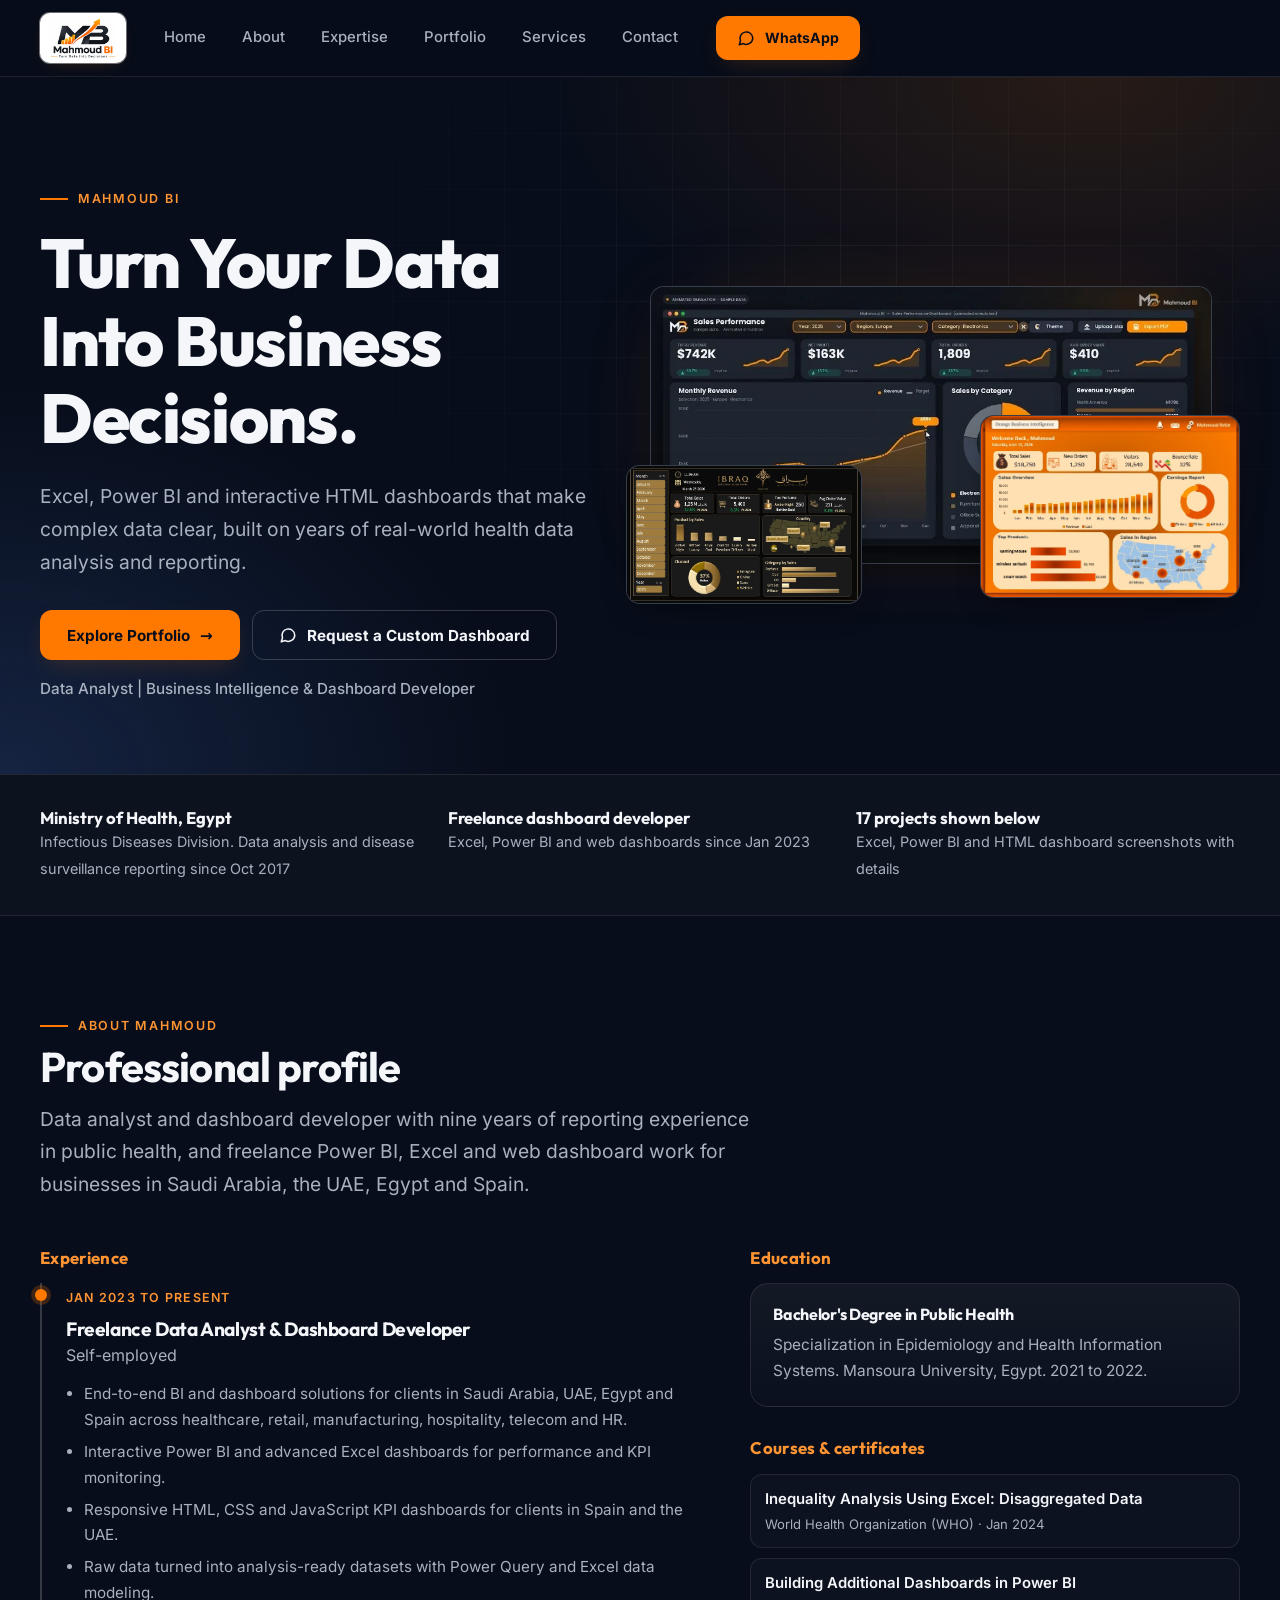
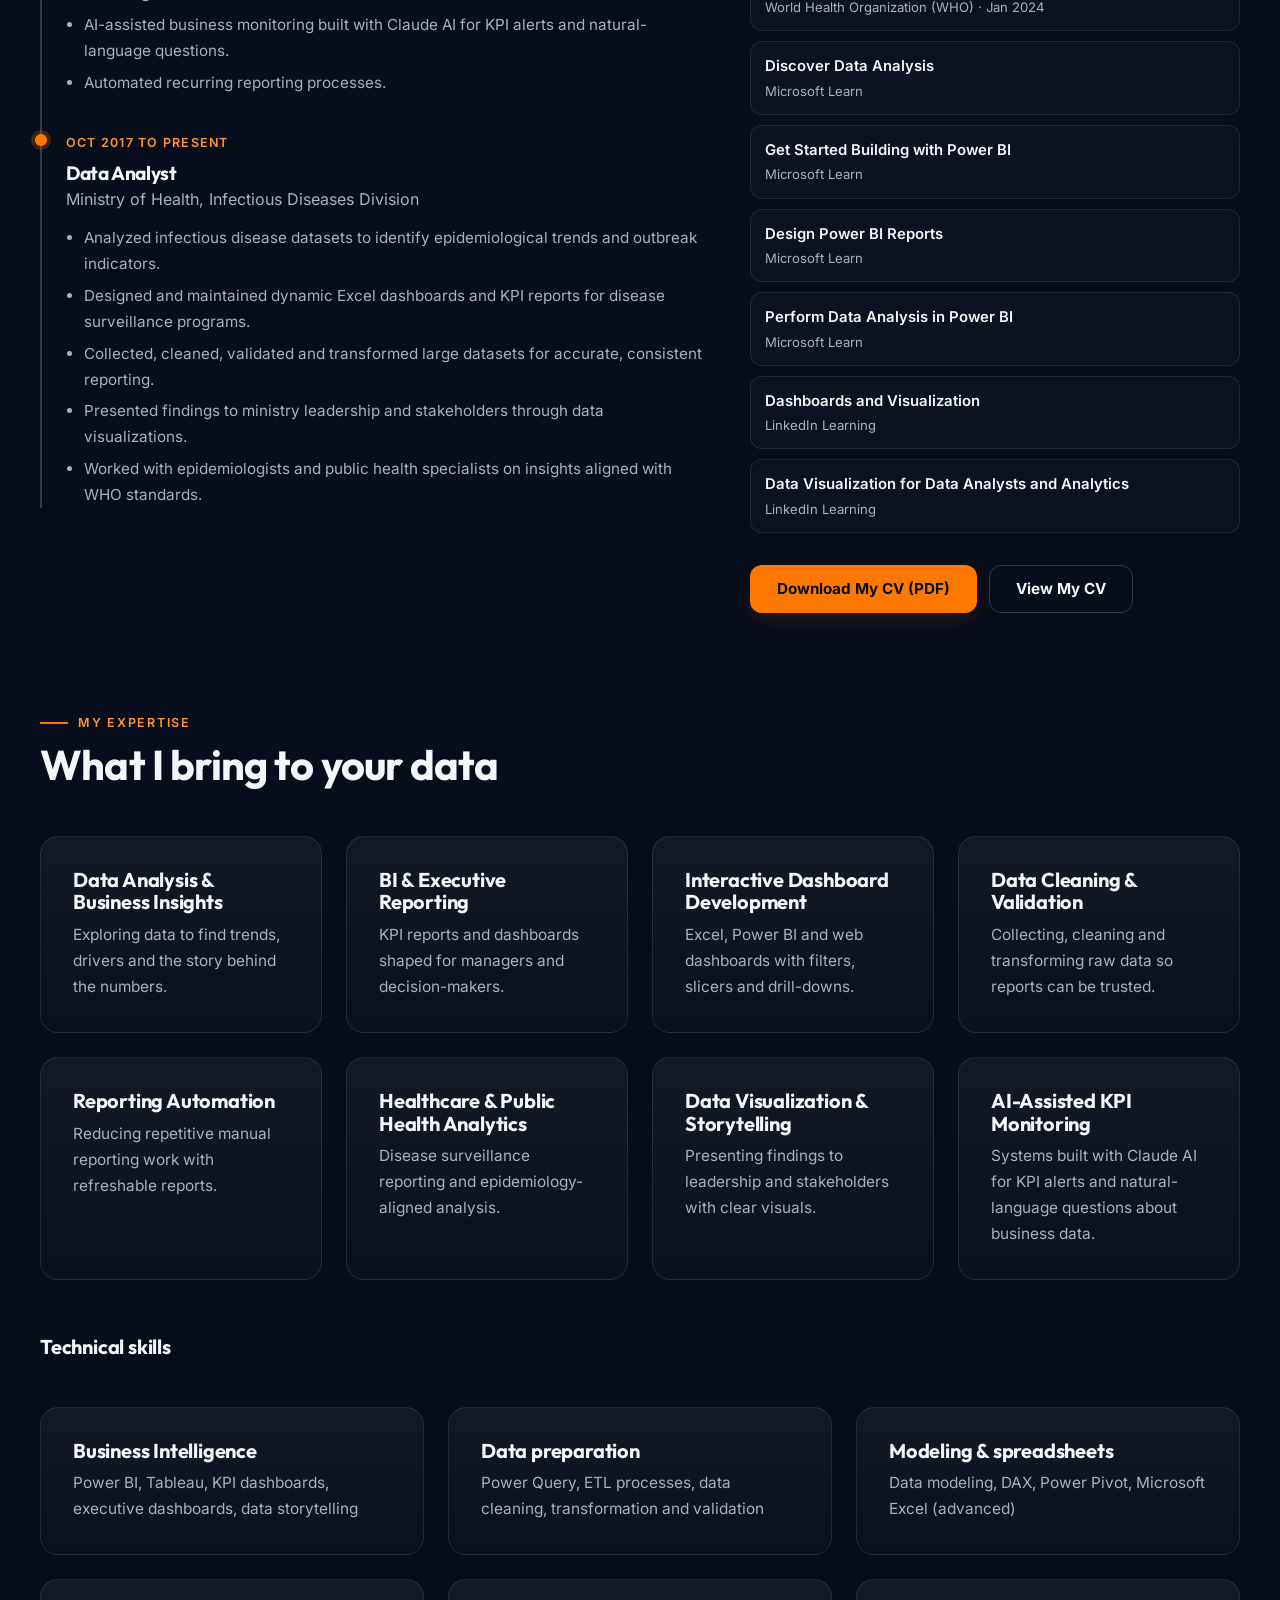
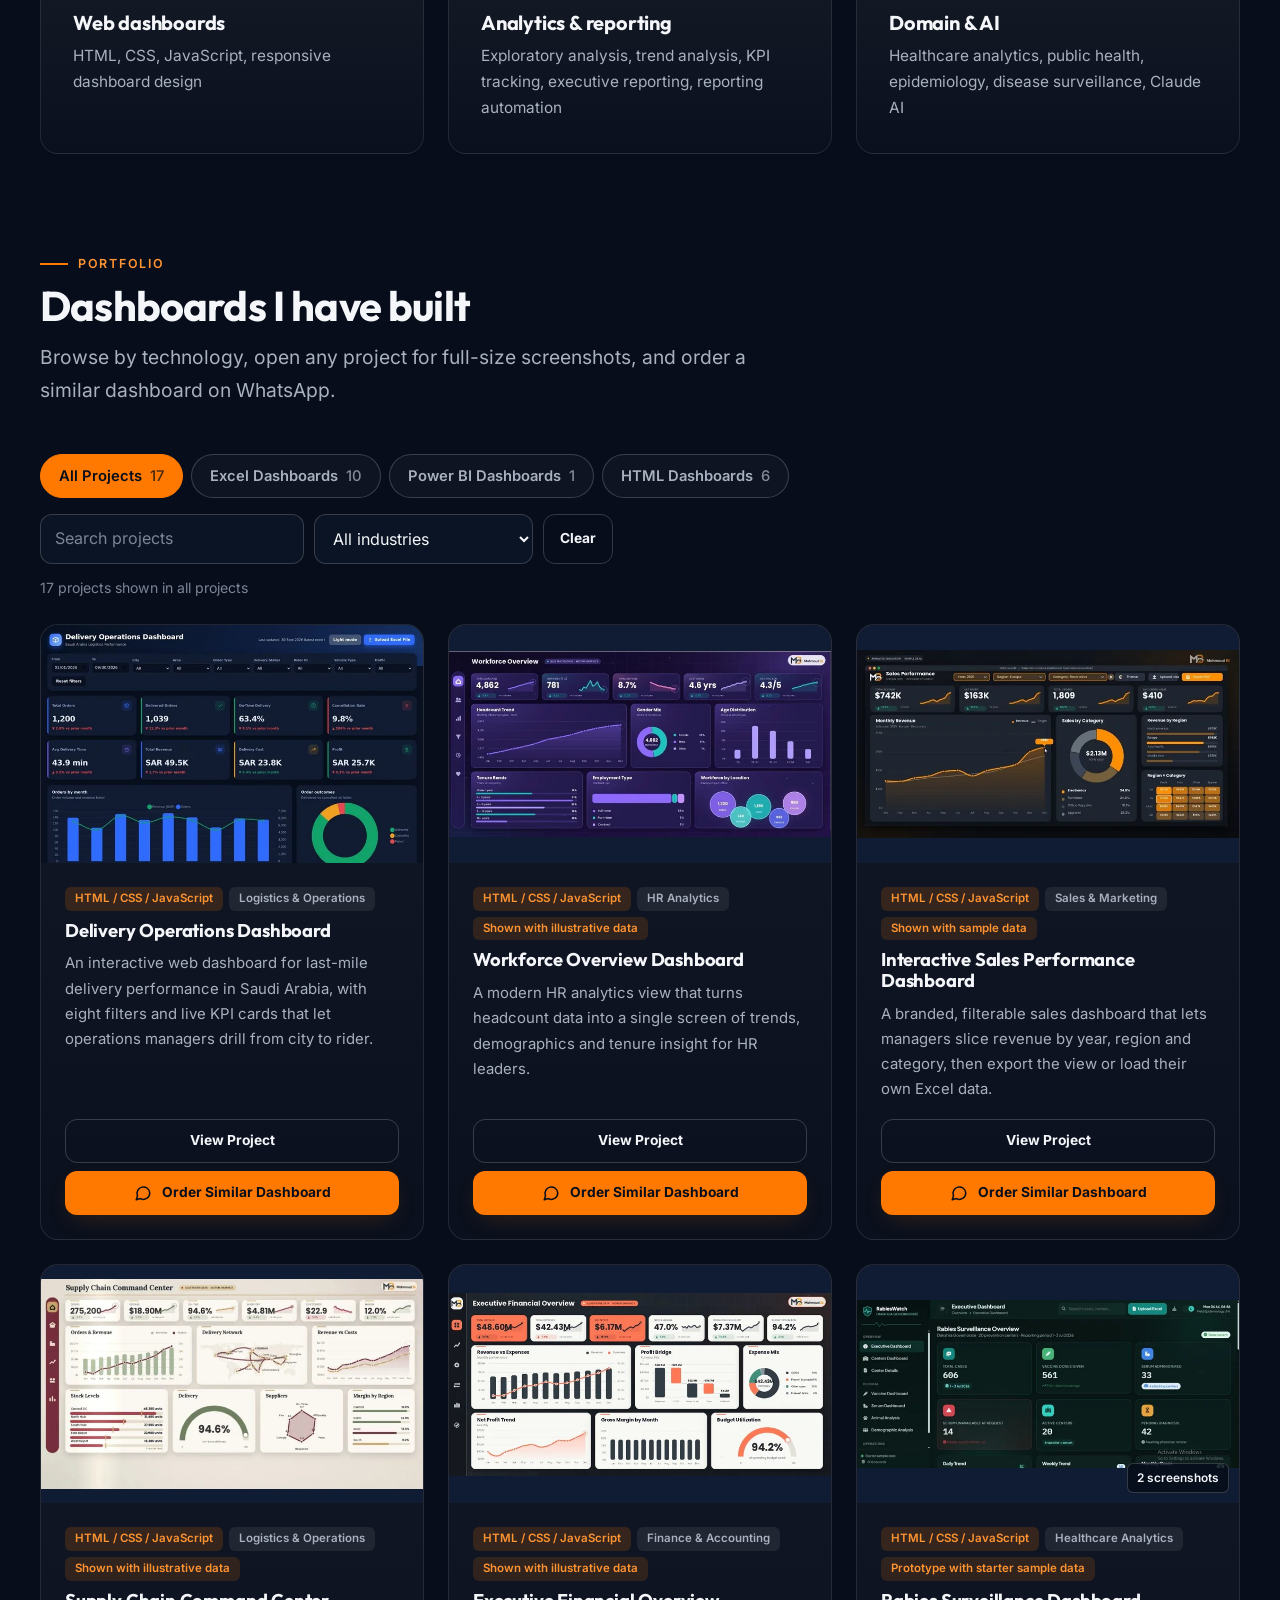
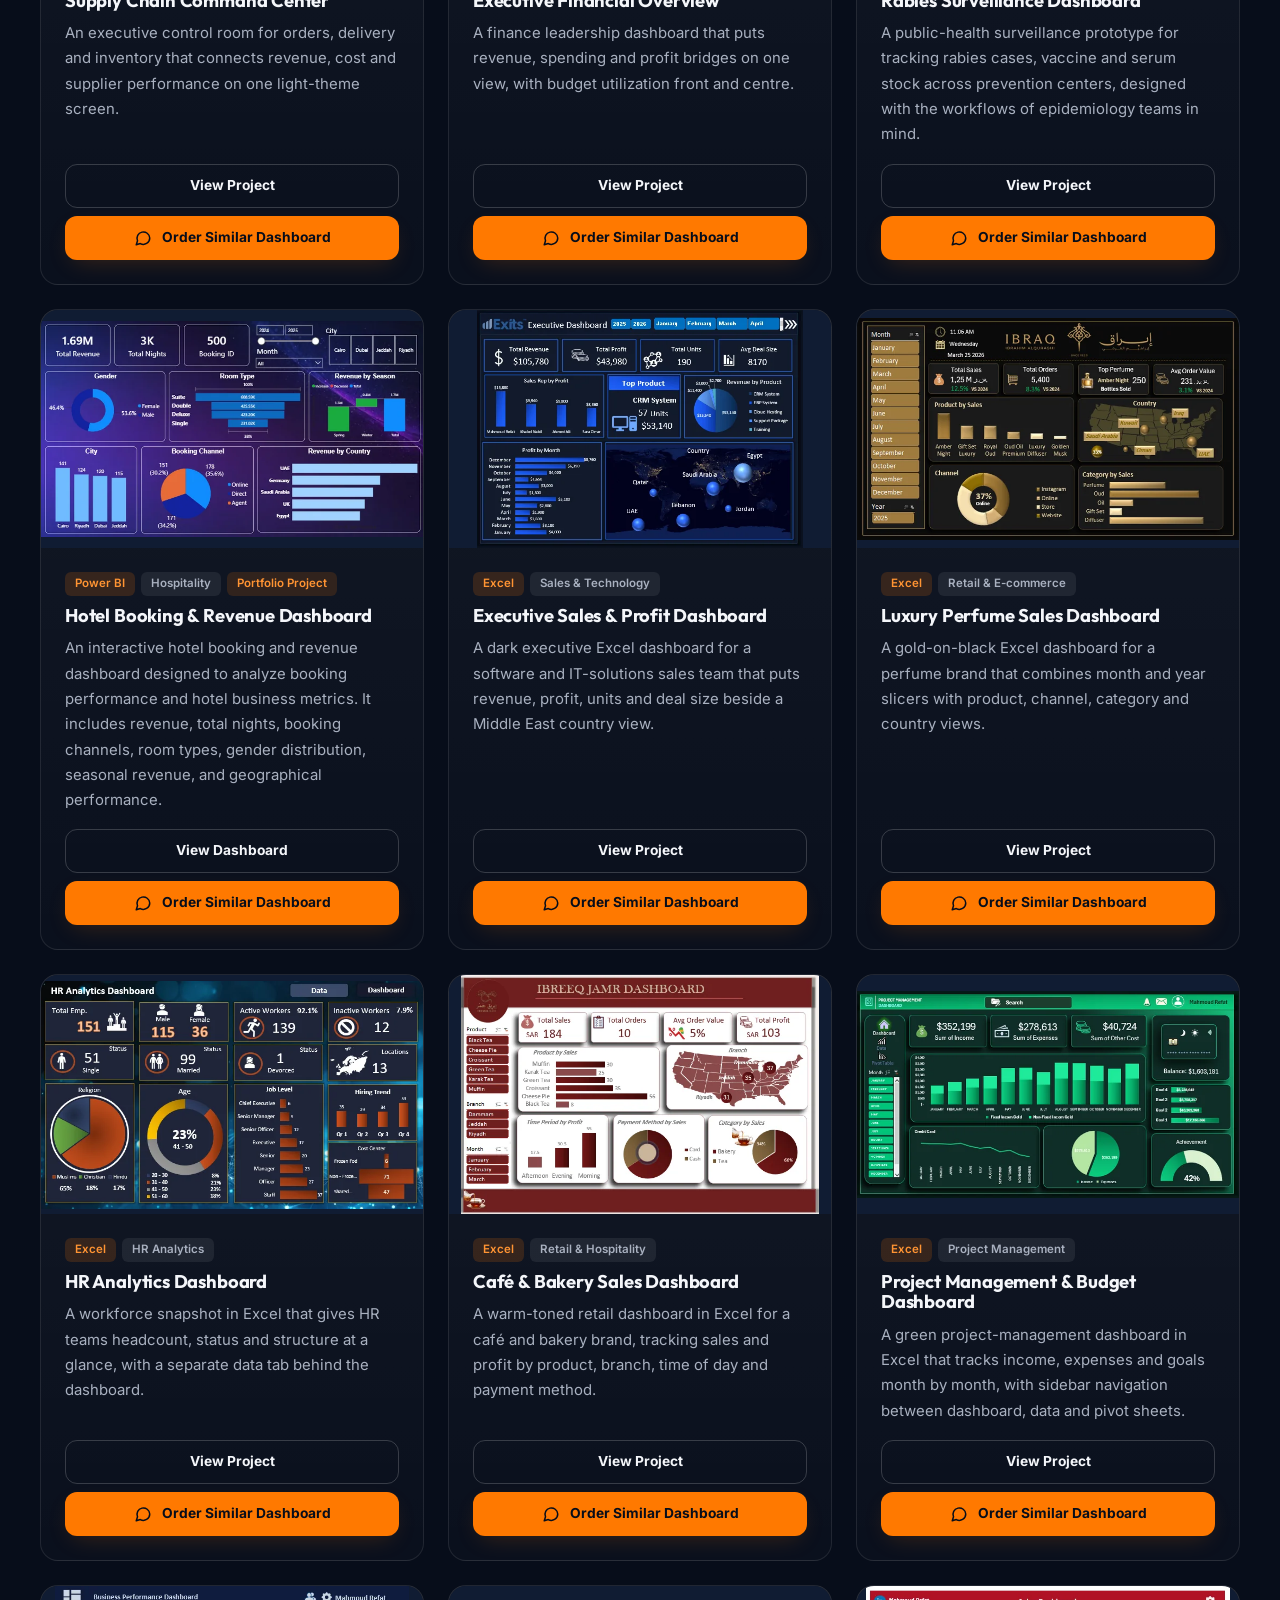
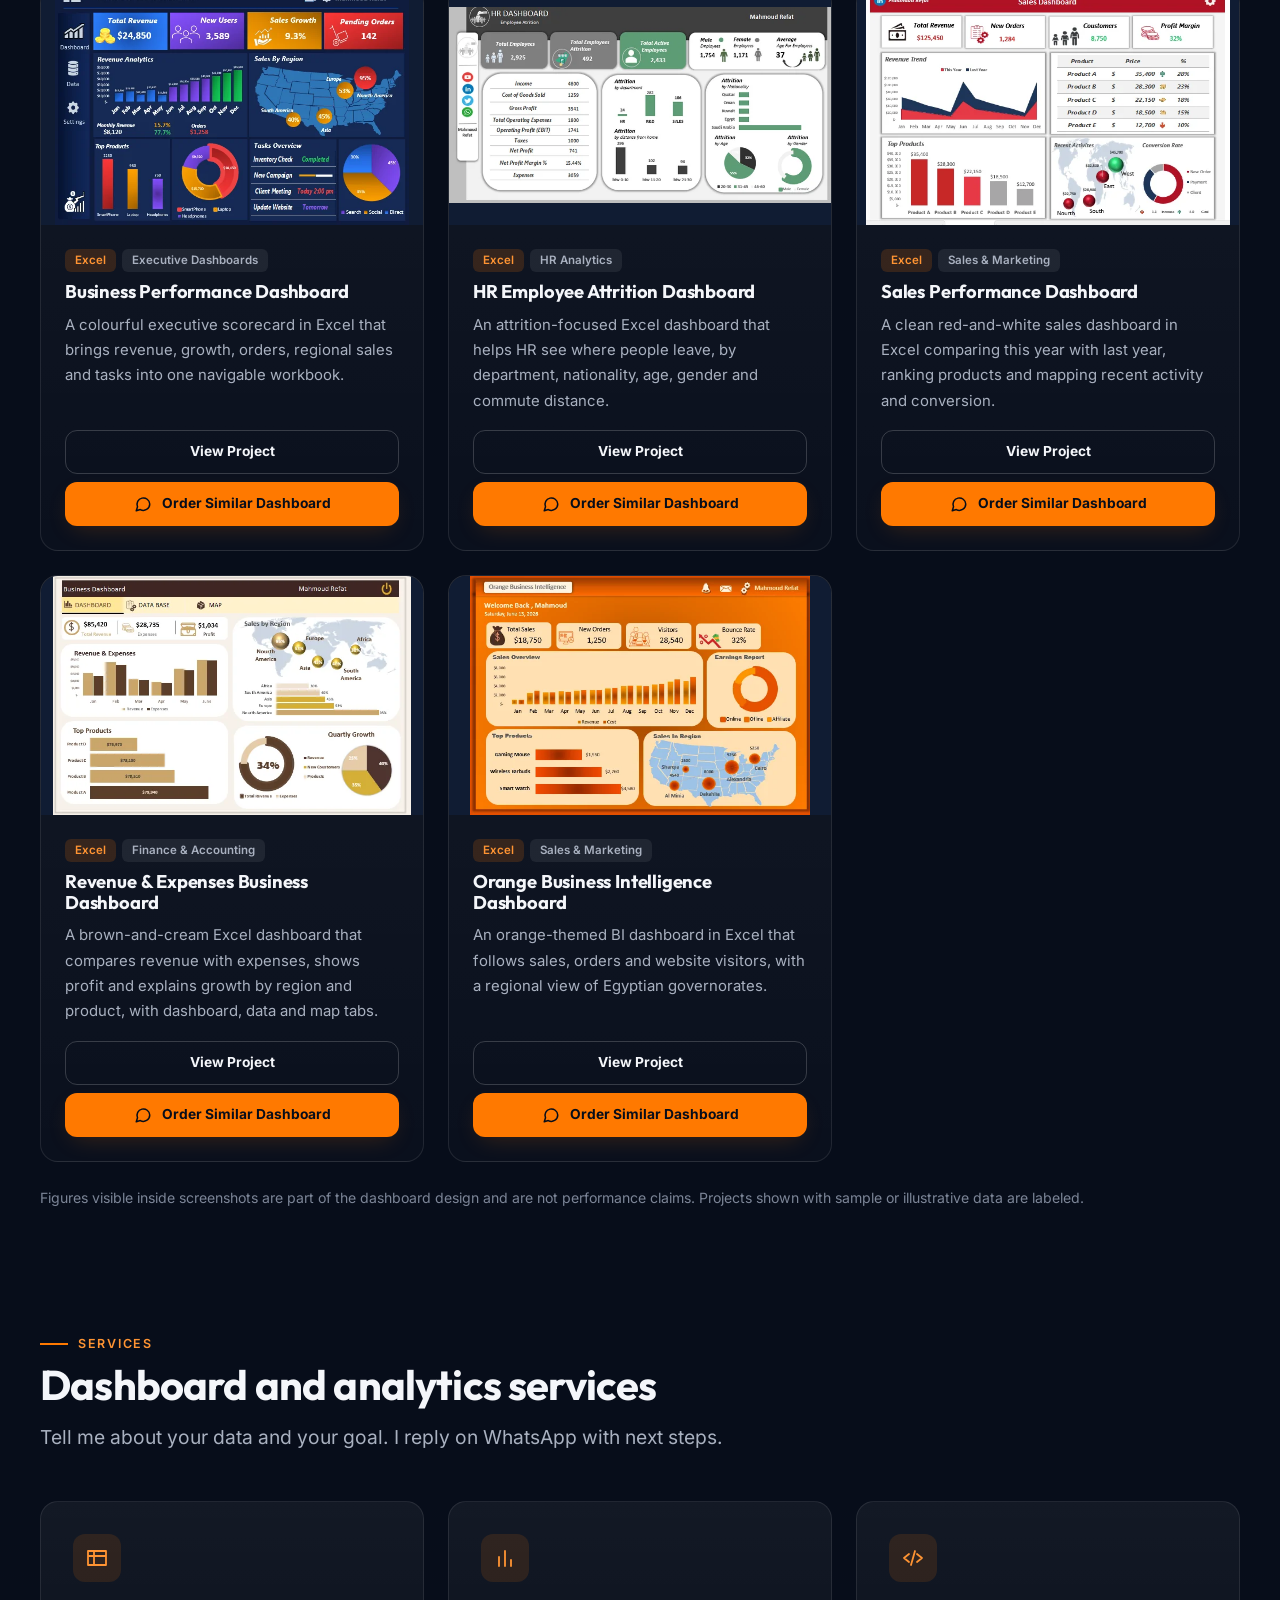
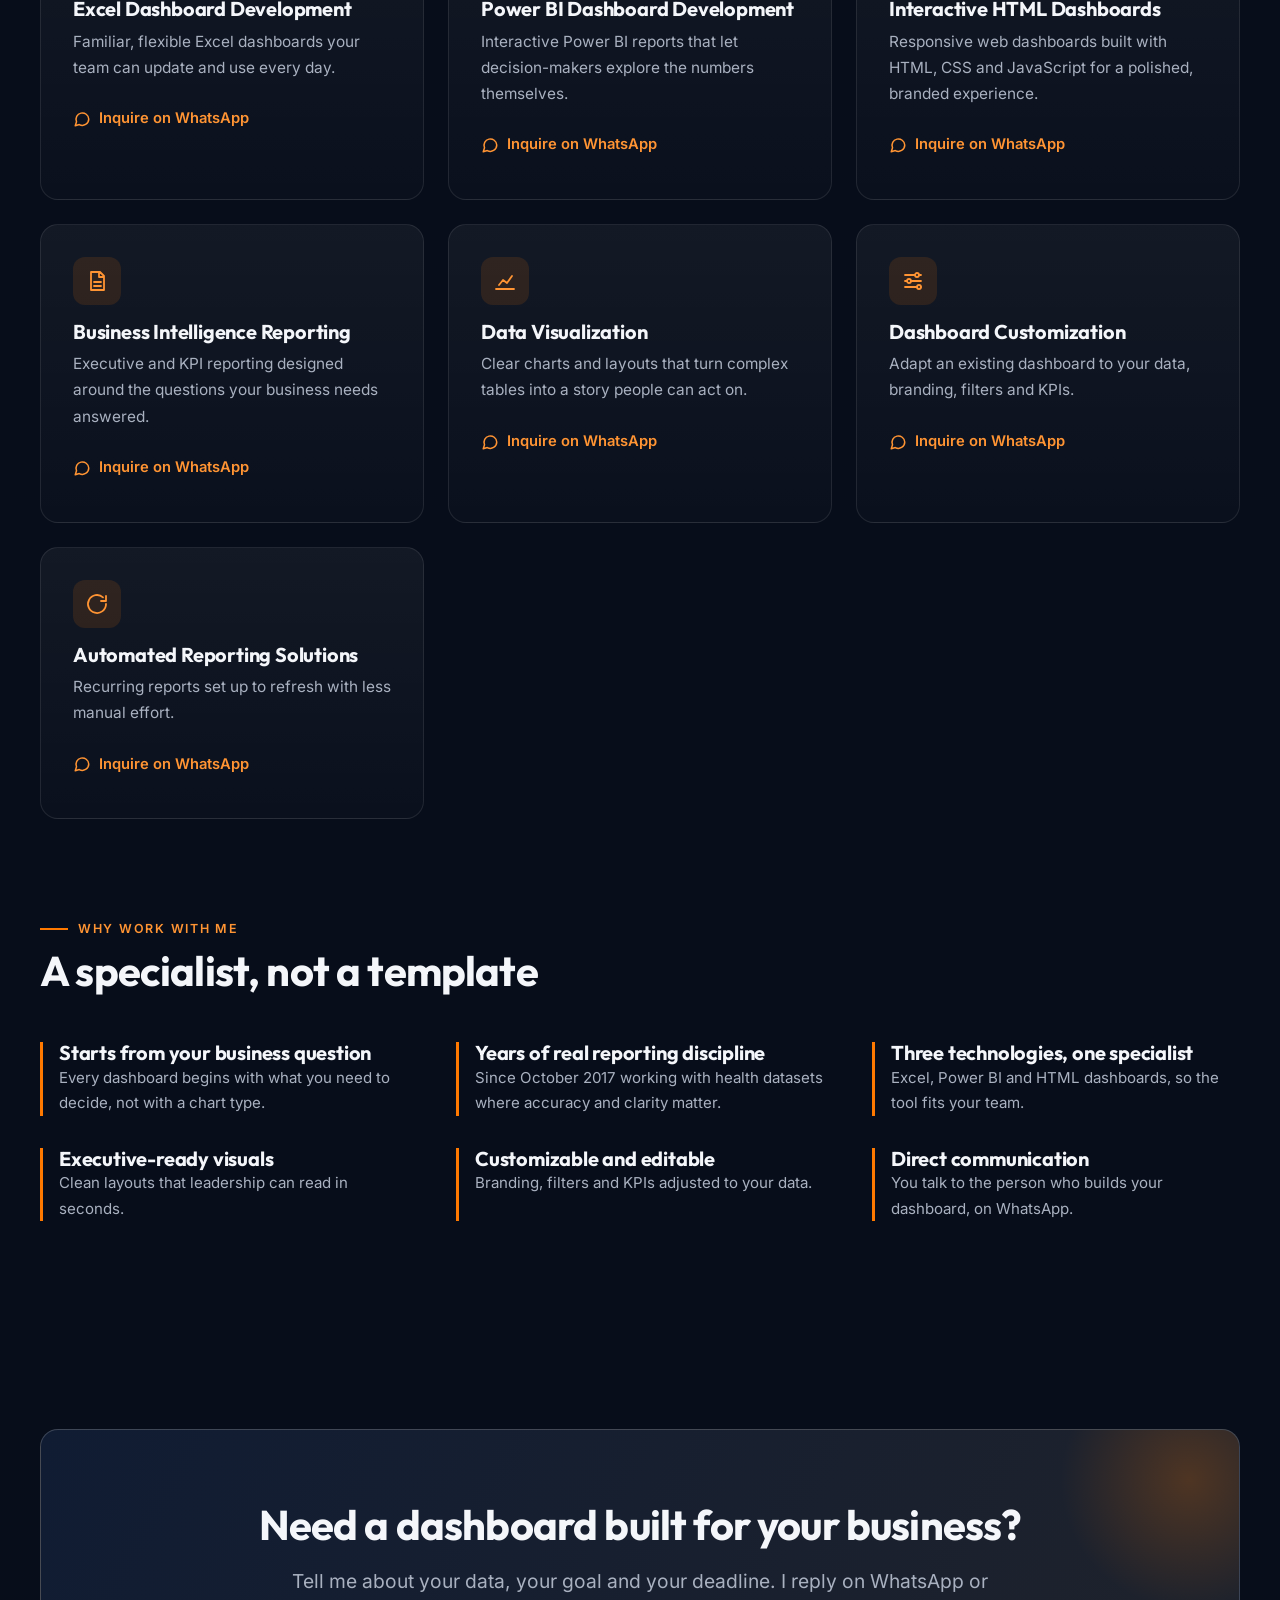
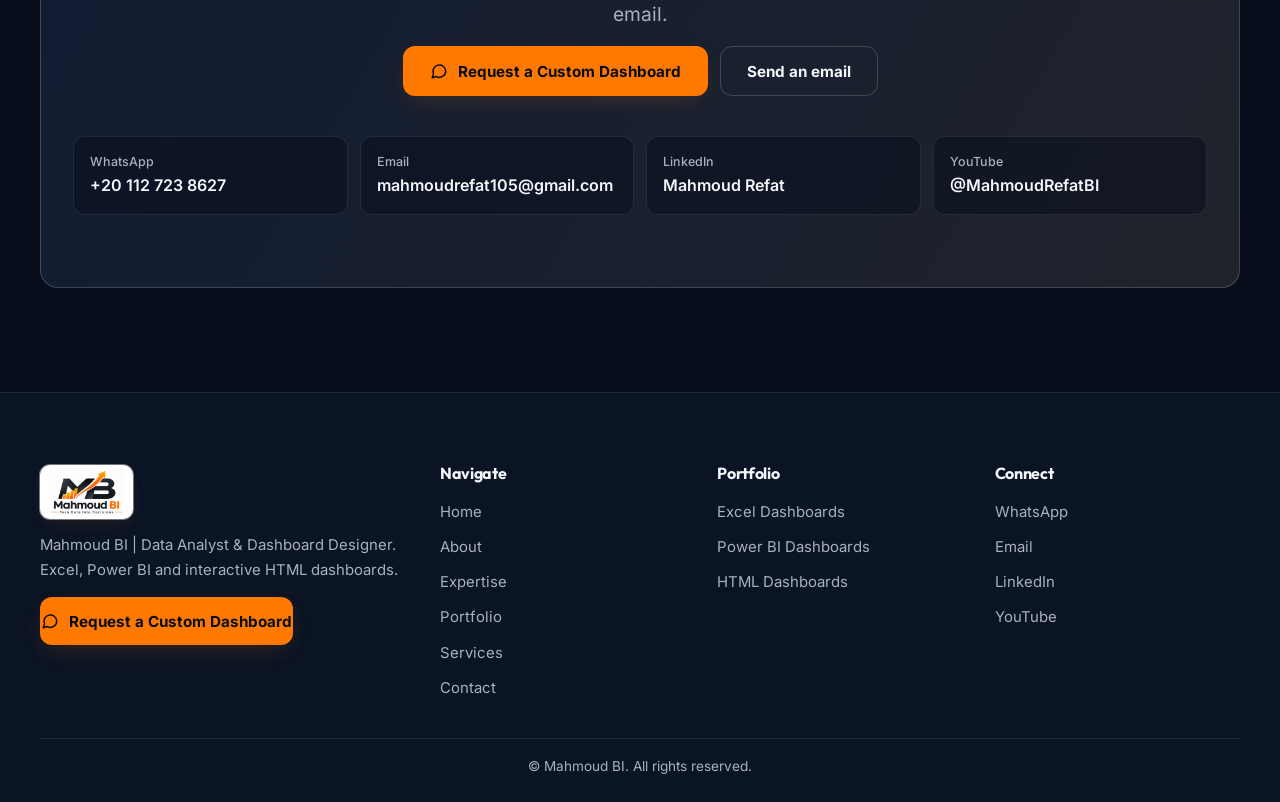
<file: index.html>
<!doctype html><html lang="en" dir="ltr"><head><meta charset="utf-8"><meta name="viewport" content="width=device-width,initial-scale=1,viewport-fit=cover"><title>Mahmoud BI | Data Analyst &amp; Dashboard Designer: Excel, Power BI &amp; HTML Dashboards</title><meta name="description" content="Mahmoud BI by Mahmoud Refat: Data Analyst and BI dashboard developer. Browse real Excel, Power BI and HTML dashboard projects and order a custom dashboard on WhatsApp."><link rel="canonical" href="https://mahmoud-bi.pages.dev/"><meta name="theme-color" content="#070D1A"><meta property="og:type" content="website"><meta property="og:site_name" content="Mahmoud BI"><meta property="og:title" content="Mahmoud BI | Data Analyst &amp; Dashboard Designer: Excel, Power BI &amp; HTML Dashboards"><meta property="og:description" content="Mahmoud BI by Mahmoud Refat: Data Analyst and BI dashboard developer. Browse real Excel, Power BI and HTML dashboard projects and order a custom dashboard on WhatsApp."><meta property="og:url" content="https://mahmoud-bi.pages.dev/"><meta property="og:image" content="https://mahmoud-bi.pages.dev/assets/og-image.jpg"><meta property="og:image:width" content="1200"><meta property="og:image:height" content="630"><meta name="twitter:card" content="summary_large_image"><link rel="icon" href="favicon.png"><script>document.documentElement.className+=" js"</script><link rel="preload" href="fonts/outfit-latin-wght-normal.woff2" as="font" type="font/woff2" crossorigin><link rel="stylesheet" href="css/fonts.css"><link rel="stylesheet" href="css/design-system.css"><link rel="stylesheet" href="css/portfolio.css"><script type="application/ld+json">{"@context": "https://schema.org", "@type": "Person", "name": "Mahmoud Mohamed Refat", "jobTitle": "Data Analyst | Business Intelligence & Dashboard Developer", "url": "https://mahmoud-bi.pages.dev/", "email": "mailto:mahmoudrefat105@gmail.com", "telephone": "+201127238627", "sameAs": ["https://www.linkedin.com/in/mahmoud-refat-b9b988293/", "https://www.youtube.com/@MahmoudRefatBI"], "worksFor": {"@type": "Organization", "name": "Mahmoud BI"}}</script></head><body id="top"><a class="skip" href="#main">Skip to content</a><header class="site-header"><div class="wrap nav"><a class="brand" href="index.html" aria-label="Mahmoud BI home"><picture><source srcset="assets/logo/mahmoud-bi-logo-480.webp" type="image/webp"><img src="assets/logo/mahmoud-bi-logo-480.png" width="480" height="291" alt="Mahmoud BI logo"></picture></a><nav aria-label="Main"><ul class="nav-links"><li><a href="#top">Home</a></li><li><a href="#about">About</a></li><li><a href="#expertise">Expertise</a></li><li><a href="#portfolio">Portfolio</a></li><li><a href="#services">Services</a></li><li><a href="#contact">Contact</a></li></ul></nav><div class="nav-actions"><a class="btn btn-primary nav-cta" href="https://wa.me/201127238627?text=Hello%20Mahmoud%2C%0A%0AI%20visited%20your%20Mahmoud%20BI%20website%20and%20I%27d%20like%20to%20request%20a%20custom%20dashboard.%0A%0AI%20would%20like%20to%20discuss%20the%20requirements%2C%20pricing%2C%20and%20delivery%20time.%0A%0APlease%20contact%20me%20with%20more%20details.%0A%0AThank%20you." target="_blank" rel="noopener"><svg class="wai" viewBox="0 0 24 24" fill="none" stroke="currentColor" stroke-width="2" stroke-linecap="round" stroke-linejoin="round" aria-hidden="true"><path d="M21 12a8.5 8.5 0 0 1-12.6 7.4L3 21l1.7-5.2A8.5 8.5 0 1 1 21 12z"/></svg>WhatsApp</a><button class="burger" id="burger" aria-label="Menu" aria-expanded="false" aria-controls="drawer"><span></span></button></div></div></header><div class="drawer" id="drawer"><a class="dl" href="#top">Home<span aria-hidden="true">→</span></a><a class="dl" href="#about">About<span aria-hidden="true">→</span></a><a class="dl" href="#expertise">Expertise<span aria-hidden="true">→</span></a><a class="dl" href="#portfolio">Portfolio<span aria-hidden="true">→</span></a><a class="dl" href="#services">Services<span aria-hidden="true">→</span></a><a class="dl" href="#contact">Contact<span aria-hidden="true">→</span></a><a class="btn btn-primary" href="https://wa.me/201127238627?text=Hello%20Mahmoud%2C%0A%0AI%20visited%20your%20Mahmoud%20BI%20website%20and%20I%27d%20like%20to%20request%20a%20custom%20dashboard.%0A%0AI%20would%20like%20to%20discuss%20the%20requirements%2C%20pricing%2C%20and%20delivery%20time.%0A%0APlease%20contact%20me%20with%20more%20details.%0A%0AThank%20you." target="_blank" rel="noopener"><svg class="wai" viewBox="0 0 24 24" fill="none" stroke="currentColor" stroke-width="2" stroke-linecap="round" stroke-linejoin="round" aria-hidden="true"><path d="M21 12a8.5 8.5 0 0 1-12.6 7.4L3 21l1.7-5.2A8.5 8.5 0 1 1 21 12z"/></svg>Request a Custom Dashboard</a></div><main id="main">
<section class="hero"><div class="wrap"><div><span class="eyebrow">Mahmoud BI</span><h1 class="display">Turn Your Data Into Business Decisions.</h1><p class="lead">Excel, Power BI and interactive HTML dashboards that make complex data clear, built on years of real-world health data analysis and reporting.</p><div class="cta-row"><a class="btn btn-primary" href="#portfolio">Explore Portfolio <span class="arr" aria-hidden="true">→</span></a><a class="btn btn-ghost" href="https://wa.me/201127238627?text=Hello%20Mahmoud%2C%0A%0AI%20visited%20your%20Mahmoud%20BI%20website%20and%20I%27d%20like%20to%20request%20a%20custom%20dashboard.%0A%0AI%20would%20like%20to%20discuss%20the%20requirements%2C%20pricing%2C%20and%20delivery%20time.%0A%0APlease%20contact%20me%20with%20more%20details.%0A%0AThank%20you." target="_blank" rel="noopener"><svg class="wai" viewBox="0 0 24 24" fill="none" stroke="currentColor" stroke-width="2" stroke-linecap="round" stroke-linejoin="round" aria-hidden="true"><path d="M21 12a8.5 8.5 0 0 1-12.6 7.4L3 21l1.7-5.2A8.5 8.5 0 1 1 21 12z"/></svg>Request a Custom Dashboard</a></div><p class="role">Data Analyst | Business Intelligence &amp; Dashboard Developer</p></div><div class="collage"><div class="shot s1"><img src="assets/portfolio/hero-sales.webp" width="960" height="473" alt="Interactive sales performance dashboard built with HTML, CSS and JavaScript" fetchpriority="high" decoding="async"></div><div class="shot s2"><img src="assets/portfolio/hero-bi.webp" width="602" height="423" alt="Orange business intelligence dashboard built in Excel" loading="lazy" decoding="async"></div><div class="shot s3"><img src="assets/portfolio/hero-perfume.webp" width="755" height="439" alt="Luxury perfume sales dashboard built in Excel" loading="lazy" decoding="async"></div></div></div></section>
<section class="strip"><div class="wrap"><div class="grid g3"><div class="fact"><b>Ministry of Health, Egypt</b><span>Infectious Diseases Division. Data analysis and disease surveillance reporting since Oct 2017</span></div><div class="fact"><b>Freelance dashboard developer</b><span>Excel, Power BI and web dashboards since Jan 2023</span></div><div class="fact"><b>17 projects shown below</b><span>Excel, Power BI and HTML dashboard screenshots with details</span></div></div></div></section>
<section class="sec" id="about"><div class="wrap"><div class="sec-head"><span class="eyebrow">About Mahmoud</span><h2>Professional profile</h2><p class="lead">Data analyst and dashboard developer with nine years of reporting experience in public health, and freelance Power BI, Excel and web dashboard work for businesses in Saudi Arabia, the UAE, Egypt and Spain.</p></div>
<div class="about-grid"><div><h3 class="sub-h">Experience</h3><div class="tl">
<div class="tl-i rv"><span class="when">Jan 2023 to Present</span><h4>Freelance Data Analyst &amp; Dashboard Developer</h4><p class="muted">Self-employed</p><ul><li>End-to-end BI and dashboard solutions for clients in Saudi Arabia, UAE, Egypt and Spain across healthcare, retail, manufacturing, hospitality, telecom and HR.</li><li>Interactive Power BI and advanced Excel dashboards for performance and KPI monitoring.</li><li>Responsive HTML, CSS and JavaScript KPI dashboards for clients in Spain and the UAE.</li><li>Raw data turned into analysis-ready datasets with Power Query and Excel data modeling.</li><li>AI-assisted business monitoring built with Claude AI for KPI alerts and natural-language questions.</li><li>Automated recurring reporting processes.</li></ul></div>
<div class="tl-i rv"><span class="when">Oct 2017 to Present</span><h4>Data Analyst</h4><p class="muted">Ministry of Health, Infectious Diseases Division</p><ul><li>Analyzed infectious disease datasets to identify epidemiological trends and outbreak indicators.</li><li>Designed and maintained dynamic Excel dashboards and KPI reports for disease surveillance programs.</li><li>Collected, cleaned, validated and transformed large datasets for accurate, consistent reporting.</li><li>Presented findings to ministry leadership and stakeholders through data visualizations.</li><li>Worked with epidemiologists and public health specialists on insights aligned with WHO standards.</li></ul></div></div></div>
<div><h3 class="sub-h">Education</h3><div class="card rv" style="padding:22px"><h4>Bachelor's Degree in Public Health</h4><p class="muted">Specialization in Epidemiology and Health Information Systems. Mansoura University, Egypt. 2021 to 2022.</p></div><h3 class="sub-h" style="margin-top:32px">Courses &amp; certificates</h3><ul class="certs"><li><b>Inequality Analysis Using Excel: Disaggregated Data</b><span>World Health Organization (WHO) · Jan 2024</span></li><li><b>Building Additional Dashboards in Power BI</b><span>World Health Organization (WHO) · Jan 2024</span></li><li><b>Discover Data Analysis</b><span>Microsoft Learn</span></li><li><b>Get Started Building with Power BI</b><span>Microsoft Learn</span></li><li><b>Design Power BI Reports</b><span>Microsoft Learn</span></li><li><b>Perform Data Analysis in Power BI</b><span>Microsoft Learn</span></li><li><b>Dashboards and Visualization</b><span>LinkedIn Learning</span></li><li><b>Data Visualization for Data Analysts and Analytics</b><span>LinkedIn Learning</span></li></ul>
<div class="cta-row" style="margin-top:32px"><a class="btn btn-primary" href="assets/cv/Mahmoud-Refat-CV.pdf" download="Mahmoud-Refat-CV.pdf">Download My CV (PDF)</a><a class="btn btn-ghost" href="assets/cv/Mahmoud-Refat-CV.pdf" target="_blank" rel="noopener">View My CV</a></div></div></div></div></section>
<section class="sec" id="expertise" style="padding-top:0"><div class="wrap"><div class="sec-head"><span class="eyebrow">My Expertise</span><h2>What I bring to your data</h2></div><div class="grid g4"><article class="card rv"><h3>Data Analysis &amp; Business Insights</h3><p>Exploring data to find trends, drivers and the story behind the numbers.</p></article><article class="card rv"><h3>BI &amp; Executive Reporting</h3><p>KPI reports and dashboards shaped for managers and decision-makers.</p></article><article class="card rv"><h3>Interactive Dashboard Development</h3><p>Excel, Power BI and web dashboards with filters, slicers and drill-downs.</p></article><article class="card rv"><h3>Data Cleaning &amp; Validation</h3><p>Collecting, cleaning and transforming raw data so reports can be trusted.</p></article><article class="card rv"><h3>Reporting Automation</h3><p>Reducing repetitive manual reporting work with refreshable reports.</p></article><article class="card rv"><h3>Healthcare &amp; Public Health Analytics</h3><p>Disease surveillance reporting and epidemiology-aligned analysis.</p></article><article class="card rv"><h3>Data Visualization &amp; Storytelling</h3><p>Presenting findings to leadership and stakeholders with clear visuals.</p></article><article class="card rv"><h3>AI-Assisted KPI Monitoring</h3><p>Systems built with Claude AI for KPI alerts and natural-language questions about business data.</p></article></div><div class="sec-head" style="margin-top:56px"><h3>Technical skills</h3></div><div class="grid g3"><article class="card rv"><h3>Business Intelligence</h3><p>Power BI, Tableau, KPI dashboards, executive dashboards, data storytelling</p></article><article class="card rv"><h3>Data preparation</h3><p>Power Query, ETL processes, data cleaning, transformation and validation</p></article><article class="card rv"><h3>Modeling &amp; spreadsheets</h3><p>Data modeling, DAX, Power Pivot, Microsoft Excel (advanced)</p></article><article class="card rv"><h3>Web dashboards</h3><p>HTML, CSS, JavaScript, responsive dashboard design</p></article><article class="card rv"><h3>Analytics &amp; reporting</h3><p>Exploratory analysis, trend analysis, KPI tracking, executive reporting, reporting automation</p></article><article class="card rv"><h3>Domain &amp; AI</h3><p>Healthcare analytics, public health, epidemiology, disease surveillance, Claude AI</p></article></div></div></section>
<section class="sec" id="portfolio" style="padding-top:0"><div class="wrap"><div class="sec-head"><span class="eyebrow">Portfolio</span><h2>Dashboards I have built</h2><p class="lead">Browse by technology, open any project for full-size screenshots, and order a similar dashboard on WhatsApp.</p></div>
<div class="tools"><div class="tabs" role="tablist" aria-label="Dashboard category"><button class="tab" role="tab" id="tab-all" data-tab="all" aria-selected="true" aria-controls="grid">All Projects <span class="n">17</span></button><button class="tab" role="tab" id="tab-excel" data-tab="excel" aria-selected="false" aria-controls="grid">Excel Dashboards <span class="n">10</span></button><button class="tab" role="tab" id="tab-powerbi" data-tab="powerbi" aria-selected="false" aria-controls="grid">Power BI Dashboards <span class="n">1</span></button><button class="tab" role="tab" id="tab-html" data-tab="html" aria-selected="false" aria-controls="grid">HTML Dashboards <span class="n">6</span></button></div><div class="filters"><label class="sr" for="q">Search projects</label><input id="q" class="input" type="search" placeholder="Search projects"><label class="sr" for="ind">Industry</label><select id="ind" class="input"><option value="">All industries</option><option>Executive Dashboards</option><option>Finance &amp; Accounting</option><option>HR Analytics</option><option>Healthcare Analytics</option><option>Hospitality</option><option>Logistics &amp; Operations</option><option>Project Management</option><option>Retail &amp; E-commerce</option><option>Retail &amp; Hospitality</option><option>Sales &amp; Marketing</option><option>Sales &amp; Technology</option></select><button class="btn btn-ghost sm" id="clr" type="button">Clear</button></div></div>
<p class="note" id="status" aria-live="polite"></p>
<div class="grid g3" id="grid" role="tabpanel"><article class="card pcard" data-cat="html" data-ind="Logistics &amp; Operations" data-title="delivery operations dashboard logistics &amp; operations html / css / javascript" data-id="delivery-operations-dashboard"><button class="pimg" type="button" data-open="delivery-operations-dashboard" aria-label="View Delivery Operations Dashboard"><img src="assets/portfolio/delivery-operations-dashboard/1-720.webp" width="720" height="450" alt="Delivery operations web dashboard with filter bar, KPI cards, monthly orders chart and order outcomes donut" loading="lazy" decoding="async"></button><div class="pbody"><div class="tags"><span class="tag tech">HTML / CSS / JavaScript</span><span class="tag">Logistics &amp; Operations</span></div><h3>Delivery Operations Dashboard</h3><p>An interactive web dashboard for last-mile delivery performance in Saudi Arabia, with eight filters and live KPI cards that let operations managers drill from city to rider.</p><div class="pbtns"><button class="btn btn-ghost sm" type="button" data-open="delivery-operations-dashboard">View Project</button><a class="btn btn-primary sm" href="https://wa.me/201127238627?text=Hello%20Mahmoud%2C%0A%0AI%20visited%20your%20Mahmoud%20BI%20portfolio%20and%20I%27m%20interested%20in%20ordering%20a%20dashboard%20similar%20to%3A%0A%0AProject%3A%20Delivery%20Operations%20Dashboard%0A%0ATechnology%3A%20HTML%0A%0AI%20would%20like%20to%20discuss%20the%20requirements%2C%20pricing%2C%20and%20delivery%20time.%0A%0APlease%20contact%20me%20with%20more%20details.%0A%0AThank%20you." target="_blank" rel="noopener"><svg class="wai" viewBox="0 0 24 24" fill="none" stroke="currentColor" stroke-width="2" stroke-linecap="round" stroke-linejoin="round" aria-hidden="true"><path d="M21 12a8.5 8.5 0 0 1-12.6 7.4L3 21l1.7-5.2A8.5 8.5 0 1 1 21 12z"/></svg>Order Similar Dashboard</a></div></div></article>
<article class="card pcard" data-cat="html" data-ind="HR Analytics" data-title="workforce overview dashboard hr analytics html / css / javascript" data-id="workforce-overview-dashboard"><button class="pimg" type="button" data-open="workforce-overview-dashboard" aria-label="View Workforce Overview Dashboard"><img src="assets/portfolio/workforce-overview-dashboard/1-720.webp" width="720" height="349" alt="Dark purple workforce overview web dashboard with headcount trend, gender mix, age distribution and location bubbles" loading="lazy" decoding="async"></button><div class="pbody"><div class="tags"><span class="tag tech">HTML / CSS / JavaScript</span><span class="tag">HR Analytics</span><span class="tag demo">Shown with illustrative data</span></div><h3>Workforce Overview Dashboard</h3><p>A modern HR analytics view that turns headcount data into a single screen of trends, demographics and tenure insight for HR leaders.</p><div class="pbtns"><button class="btn btn-ghost sm" type="button" data-open="workforce-overview-dashboard">View Project</button><a class="btn btn-primary sm" href="https://wa.me/201127238627?text=Hello%20Mahmoud%2C%0A%0AI%20visited%20your%20Mahmoud%20BI%20portfolio%20and%20I%27m%20interested%20in%20ordering%20a%20dashboard%20similar%20to%3A%0A%0AProject%3A%20Workforce%20Overview%20Dashboard%0A%0ATechnology%3A%20HTML%0A%0AI%20would%20like%20to%20discuss%20the%20requirements%2C%20pricing%2C%20and%20delivery%20time.%0A%0APlease%20contact%20me%20with%20more%20details.%0A%0AThank%20you." target="_blank" rel="noopener"><svg class="wai" viewBox="0 0 24 24" fill="none" stroke="currentColor" stroke-width="2" stroke-linecap="round" stroke-linejoin="round" aria-hidden="true"><path d="M21 12a8.5 8.5 0 0 1-12.6 7.4L3 21l1.7-5.2A8.5 8.5 0 1 1 21 12z"/></svg>Order Similar Dashboard</a></div></div></article>
<article class="card pcard" data-cat="html" data-ind="Sales &amp; Marketing" data-title="interactive sales performance dashboard sales &amp; marketing html / css / javascript" data-id="sales-performance-web-dashboard"><button class="pimg" type="button" data-open="sales-performance-web-dashboard" aria-label="View Interactive Sales Performance Dashboard"><img src="assets/portfolio/sales-performance-web-dashboard/1-720.webp" width="720" height="355" alt="Dark sales performance web dashboard with year, region and category filters, KPI cards, monthly revenue line and category donut" loading="lazy" decoding="async"></button><div class="pbody"><div class="tags"><span class="tag tech">HTML / CSS / JavaScript</span><span class="tag">Sales &amp; Marketing</span><span class="tag demo">Shown with sample data</span></div><h3>Interactive Sales Performance Dashboard</h3><p>A branded, filterable sales dashboard that lets managers slice revenue by year, region and category, then export the view or load their own Excel data.</p><div class="pbtns"><button class="btn btn-ghost sm" type="button" data-open="sales-performance-web-dashboard">View Project</button><a class="btn btn-primary sm" href="https://wa.me/201127238627?text=Hello%20Mahmoud%2C%0A%0AI%20visited%20your%20Mahmoud%20BI%20portfolio%20and%20I%27m%20interested%20in%20ordering%20a%20dashboard%20similar%20to%3A%0A%0AProject%3A%20Interactive%20Sales%20Performance%20Dashboard%0A%0ATechnology%3A%20HTML%0A%0AI%20would%20like%20to%20discuss%20the%20requirements%2C%20pricing%2C%20and%20delivery%20time.%0A%0APlease%20contact%20me%20with%20more%20details.%0A%0AThank%20you." target="_blank" rel="noopener"><svg class="wai" viewBox="0 0 24 24" fill="none" stroke="currentColor" stroke-width="2" stroke-linecap="round" stroke-linejoin="round" aria-hidden="true"><path d="M21 12a8.5 8.5 0 0 1-12.6 7.4L3 21l1.7-5.2A8.5 8.5 0 1 1 21 12z"/></svg>Order Similar Dashboard</a></div></div></article>
<article class="card pcard" data-cat="html" data-ind="Logistics &amp; Operations" data-title="supply chain command center logistics &amp; operations html / css / javascript" data-id="supply-chain-command-center"><button class="pimg" type="button" data-open="supply-chain-command-center" aria-label="View Supply Chain Command Center"><img src="assets/portfolio/supply-chain-command-center/1-720.webp" width="720" height="396" alt="Cream and burgundy supply chain command center web dashboard with KPI row, delivery network map, stock levels and supplier radar" loading="lazy" decoding="async"></button><div class="pbody"><div class="tags"><span class="tag tech">HTML / CSS / JavaScript</span><span class="tag">Logistics &amp; Operations</span><span class="tag demo">Shown with illustrative data</span></div><h3>Supply Chain Command Center</h3><p>An executive control room for orders, delivery and inventory that connects revenue, cost and supplier performance on one light-theme screen.</p><div class="pbtns"><button class="btn btn-ghost sm" type="button" data-open="supply-chain-command-center">View Project</button><a class="btn btn-primary sm" href="https://wa.me/201127238627?text=Hello%20Mahmoud%2C%0A%0AI%20visited%20your%20Mahmoud%20BI%20portfolio%20and%20I%27m%20interested%20in%20ordering%20a%20dashboard%20similar%20to%3A%0A%0AProject%3A%20Supply%20Chain%20Command%20Center%0A%0ATechnology%3A%20HTML%0A%0AI%20would%20like%20to%20discuss%20the%20requirements%2C%20pricing%2C%20and%20delivery%20time.%0A%0APlease%20contact%20me%20with%20more%20details.%0A%0AThank%20you." target="_blank" rel="noopener"><svg class="wai" viewBox="0 0 24 24" fill="none" stroke="currentColor" stroke-width="2" stroke-linecap="round" stroke-linejoin="round" aria-hidden="true"><path d="M21 12a8.5 8.5 0 0 1-12.6 7.4L3 21l1.7-5.2A8.5 8.5 0 1 1 21 12z"/></svg>Order Similar Dashboard</a></div></div></article>
<article class="card pcard" data-cat="html" data-ind="Finance &amp; Accounting" data-title="executive financial overview finance &amp; accounting html / css / javascript" data-id="executive-financial-overview"><button class="pimg" type="button" data-open="executive-financial-overview" aria-label="View Executive Financial Overview"><img src="assets/portfolio/executive-financial-overview/1-720.webp" width="720" height="345" alt="Executive financial overview web dashboard with revenue versus expenses chart, profit bridge, expense mix and budget utilization gauge" loading="lazy" decoding="async"></button><div class="pbody"><div class="tags"><span class="tag tech">HTML / CSS / JavaScript</span><span class="tag">Finance &amp; Accounting</span><span class="tag demo">Shown with illustrative data</span></div><h3>Executive Financial Overview</h3><p>A finance leadership dashboard that puts revenue, spending and profit bridges on one view, with budget utilization front and centre.</p><div class="pbtns"><button class="btn btn-ghost sm" type="button" data-open="executive-financial-overview">View Project</button><a class="btn btn-primary sm" href="https://wa.me/201127238627?text=Hello%20Mahmoud%2C%0A%0AI%20visited%20your%20Mahmoud%20BI%20portfolio%20and%20I%27m%20interested%20in%20ordering%20a%20dashboard%20similar%20to%3A%0A%0AProject%3A%20Executive%20Financial%20Overview%0A%0ATechnology%3A%20HTML%0A%0AI%20would%20like%20to%20discuss%20the%20requirements%2C%20pricing%2C%20and%20delivery%20time.%0A%0APlease%20contact%20me%20with%20more%20details.%0A%0AThank%20you." target="_blank" rel="noopener"><svg class="wai" viewBox="0 0 24 24" fill="none" stroke="currentColor" stroke-width="2" stroke-linecap="round" stroke-linejoin="round" aria-hidden="true"><path d="M21 12a8.5 8.5 0 0 1-12.6 7.4L3 21l1.7-5.2A8.5 8.5 0 1 1 21 12z"/></svg>Order Similar Dashboard</a></div></div></article>
<article class="card pcard" data-cat="html" data-ind="Healthcare Analytics" data-title="rabies surveillance dashboard healthcare analytics html / css / javascript" data-id="rabies-surveillance-dashboard"><button class="pimg" type="button" data-open="rabies-surveillance-dashboard" aria-label="View Rabies Surveillance Dashboard"><img src="assets/portfolio/rabies-surveillance-dashboard/1-720.webp" width="720" height="316" alt="Rabies surveillance dashboard overview with case, vaccine and serum KPI cards and sidebar navigation (screenshot 1 of 2)" loading="lazy" decoding="async"><span class="count">2 screenshots</span></button><div class="pbody"><div class="tags"><span class="tag tech">HTML / CSS / JavaScript</span><span class="tag">Healthcare Analytics</span><span class="tag demo">Prototype with starter sample data</span></div><h3>Rabies Surveillance Dashboard</h3><p>A public-health surveillance prototype for tracking rabies cases, vaccine and serum stock across prevention centers, designed with the workflows of epidemiology teams in mind.</p><div class="pbtns"><button class="btn btn-ghost sm" type="button" data-open="rabies-surveillance-dashboard">View Project</button><a class="btn btn-primary sm" href="https://wa.me/201127238627?text=Hello%20Mahmoud%2C%0A%0AI%20visited%20your%20Mahmoud%20BI%20portfolio%20and%20I%27m%20interested%20in%20ordering%20a%20dashboard%20similar%20to%3A%0A%0AProject%3A%20Rabies%20Surveillance%20Dashboard%0A%0ATechnology%3A%20HTML%0A%0AI%20would%20like%20to%20discuss%20the%20requirements%2C%20pricing%2C%20and%20delivery%20time.%0A%0APlease%20contact%20me%20with%20more%20details.%0A%0AThank%20you." target="_blank" rel="noopener"><svg class="wai" viewBox="0 0 24 24" fill="none" stroke="currentColor" stroke-width="2" stroke-linecap="round" stroke-linejoin="round" aria-hidden="true"><path d="M21 12a8.5 8.5 0 0 1-12.6 7.4L3 21l1.7-5.2A8.5 8.5 0 1 1 21 12z"/></svg>Order Similar Dashboard</a></div></div></article>
<article class="card pcard" data-cat="powerbi" data-ind="Hospitality" data-title="hotel booking &amp; revenue dashboard hospitality power bi" data-id="hotel-booking-revenue-dashboard"><button class="pimg" type="button" data-open="hotel-booking-revenue-dashboard" aria-label="View Hotel Booking &amp; Revenue Dashboard"><img src="assets/portfolio/hotel-booking-revenue-dashboard/1-720.webp" width="720" height="407" alt="Dark purple Power BI hotel booking and revenue dashboard with revenue, nights and booking KPI cards, year, month and city filters, gender donut, room type funnel, seasonal revenue waterfall, city columns, booking channel pie and revenue by country bars" loading="lazy" decoding="async"></button><div class="pbody"><div class="tags"><span class="tag tech">Power BI</span><span class="tag">Hospitality</span><span class="tag demo">Portfolio Project</span></div><h3>Hotel Booking &amp; Revenue Dashboard</h3><p>An interactive hotel booking and revenue dashboard designed to analyze booking performance and hotel business metrics. It includes revenue, total nights, booking channels, room types, gender distribution, seasonal revenue, and geographical performance.</p><div class="pbtns"><button class="btn btn-ghost sm" type="button" data-open="hotel-booking-revenue-dashboard">View Dashboard</button><a class="btn btn-primary sm" href="https://wa.me/201127238627?text=Hello%20Mahmoud%2C%20I%20viewed%20your%20Hotel%20Booking%20%26%20Revenue%20Dashboard%20portfolio%20project%20and%20would%20like%20to%20discuss%20creating%20a%20similar%20Power%20BI%20dashboard." target="_blank" rel="noopener"><svg class="wai" viewBox="0 0 24 24" fill="none" stroke="currentColor" stroke-width="2" stroke-linecap="round" stroke-linejoin="round" aria-hidden="true"><path d="M21 12a8.5 8.5 0 0 1-12.6 7.4L3 21l1.7-5.2A8.5 8.5 0 1 1 21 12z"/></svg>Order Similar Dashboard</a></div></div></article>
<article class="card pcard" data-cat="excel" data-ind="Sales &amp; Technology" data-title="executive sales &amp; profit dashboard sales &amp; technology excel" data-id="executive-sales-profit-dashboard"><button class="pimg" type="button" data-open="executive-sales-profit-dashboard" aria-label="View Executive Sales &amp; Profit Dashboard"><img src="assets/portfolio/executive-sales-profit-dashboard/1-720.webp" width="596" height="437" alt="Dark blue Excel executive dashboard with sales KPI cards, sales rep profit chart, product revenue pie and Middle East country map" loading="lazy" decoding="async"></button><div class="pbody"><div class="tags"><span class="tag tech">Excel</span><span class="tag">Sales &amp; Technology</span></div><h3>Executive Sales &amp; Profit Dashboard</h3><p>A dark executive Excel dashboard for a software and IT-solutions sales team that puts revenue, profit, units and deal size beside a Middle East country view.</p><div class="pbtns"><button class="btn btn-ghost sm" type="button" data-open="executive-sales-profit-dashboard">View Project</button><a class="btn btn-primary sm" href="https://wa.me/201127238627?text=Hello%20Mahmoud%2C%0A%0AI%20visited%20your%20Mahmoud%20BI%20portfolio%20and%20I%27m%20interested%20in%20ordering%20a%20dashboard%20similar%20to%3A%0A%0AProject%3A%20Executive%20Sales%20%26%20Profit%20Dashboard%0A%0ATechnology%3A%20EXCEL%0A%0AI%20would%20like%20to%20discuss%20the%20requirements%2C%20pricing%2C%20and%20delivery%20time.%0A%0APlease%20contact%20me%20with%20more%20details.%0A%0AThank%20you." target="_blank" rel="noopener"><svg class="wai" viewBox="0 0 24 24" fill="none" stroke="currentColor" stroke-width="2" stroke-linecap="round" stroke-linejoin="round" aria-hidden="true"><path d="M21 12a8.5 8.5 0 0 1-12.6 7.4L3 21l1.7-5.2A8.5 8.5 0 1 1 21 12z"/></svg>Order Similar Dashboard</a></div></div></article>
<article class="card pcard" data-cat="excel" data-ind="Retail &amp; E-commerce" data-title="luxury perfume sales dashboard retail &amp; e-commerce excel" data-id="luxury-perfume-sales-dashboard"><button class="pimg" type="button" data-open="luxury-perfume-sales-dashboard" aria-label="View Luxury Perfume Sales Dashboard"><img src="assets/portfolio/luxury-perfume-sales-dashboard/1-720.webp" width="720" height="419" alt="Black and gold Excel perfume sales dashboard with month slicer, KPI cards, product bars, channel donut and country map" loading="lazy" decoding="async"></button><div class="pbody"><div class="tags"><span class="tag tech">Excel</span><span class="tag">Retail &amp; E-commerce</span></div><h3>Luxury Perfume Sales Dashboard</h3><p>A gold-on-black Excel dashboard for a perfume brand that combines month and year slicers with product, channel, category and country views.</p><div class="pbtns"><button class="btn btn-ghost sm" type="button" data-open="luxury-perfume-sales-dashboard">View Project</button><a class="btn btn-primary sm" href="https://wa.me/201127238627?text=Hello%20Mahmoud%2C%0A%0AI%20visited%20your%20Mahmoud%20BI%20portfolio%20and%20I%27m%20interested%20in%20ordering%20a%20dashboard%20similar%20to%3A%0A%0AProject%3A%20Luxury%20Perfume%20Sales%20Dashboard%0A%0ATechnology%3A%20EXCEL%0A%0AI%20would%20like%20to%20discuss%20the%20requirements%2C%20pricing%2C%20and%20delivery%20time.%0A%0APlease%20contact%20me%20with%20more%20details.%0A%0AThank%20you." target="_blank" rel="noopener"><svg class="wai" viewBox="0 0 24 24" fill="none" stroke="currentColor" stroke-width="2" stroke-linecap="round" stroke-linejoin="round" aria-hidden="true"><path d="M21 12a8.5 8.5 0 0 1-12.6 7.4L3 21l1.7-5.2A8.5 8.5 0 1 1 21 12z"/></svg>Order Similar Dashboard</a></div></div></article>
<article class="card pcard" data-cat="excel" data-ind="HR Analytics" data-title="hr analytics dashboard hr analytics excel" data-id="hr-analytics-dashboard"><button class="pimg" type="button" data-open="hr-analytics-dashboard" aria-label="View HR Analytics Dashboard"><img src="assets/portfolio/hr-analytics-dashboard/1-720.webp" width="703" height="419" alt="Dark blue Excel HR analytics dashboard with headcount cards, age donut, job level bars and quarterly hiring trend" loading="lazy" decoding="async"></button><div class="pbody"><div class="tags"><span class="tag tech">Excel</span><span class="tag">HR Analytics</span></div><h3>HR Analytics Dashboard</h3><p>A workforce snapshot in Excel that gives HR teams headcount, status and structure at a glance, with a separate data tab behind the dashboard.</p><div class="pbtns"><button class="btn btn-ghost sm" type="button" data-open="hr-analytics-dashboard">View Project</button><a class="btn btn-primary sm" href="https://wa.me/201127238627?text=Hello%20Mahmoud%2C%0A%0AI%20visited%20your%20Mahmoud%20BI%20portfolio%20and%20I%27m%20interested%20in%20ordering%20a%20dashboard%20similar%20to%3A%0A%0AProject%3A%20HR%20Analytics%20Dashboard%0A%0ATechnology%3A%20EXCEL%0A%0AI%20would%20like%20to%20discuss%20the%20requirements%2C%20pricing%2C%20and%20delivery%20time.%0A%0APlease%20contact%20me%20with%20more%20details.%0A%0AThank%20you." target="_blank" rel="noopener"><svg class="wai" viewBox="0 0 24 24" fill="none" stroke="currentColor" stroke-width="2" stroke-linecap="round" stroke-linejoin="round" aria-hidden="true"><path d="M21 12a8.5 8.5 0 0 1-12.6 7.4L3 21l1.7-5.2A8.5 8.5 0 1 1 21 12z"/></svg>Order Similar Dashboard</a></div></div></article>
<article class="card pcard" data-cat="excel" data-ind="Retail &amp; Hospitality" data-title="café &amp; bakery sales dashboard retail &amp; hospitality excel" data-id="cafe-bakery-sales-dashboard"><button class="pimg" type="button" data-open="cafe-bakery-sales-dashboard" aria-label="View Café &amp; Bakery Sales Dashboard"><img src="assets/portfolio/cafe-bakery-sales-dashboard/1-720.webp" width="661" height="442" alt="Maroon Excel retail dashboard with product, branch and month slicers, KPI cards, branch map and category pie" loading="lazy" decoding="async"></button><div class="pbody"><div class="tags"><span class="tag tech">Excel</span><span class="tag">Retail &amp; Hospitality</span></div><h3>Café &amp; Bakery Sales Dashboard</h3><p>A warm-toned retail dashboard in Excel for a café and bakery brand, tracking sales and profit by product, branch, time of day and payment method.</p><div class="pbtns"><button class="btn btn-ghost sm" type="button" data-open="cafe-bakery-sales-dashboard">View Project</button><a class="btn btn-primary sm" href="https://wa.me/201127238627?text=Hello%20Mahmoud%2C%0A%0AI%20visited%20your%20Mahmoud%20BI%20portfolio%20and%20I%27m%20interested%20in%20ordering%20a%20dashboard%20similar%20to%3A%0A%0AProject%3A%20Caf%C3%A9%20%26%20Bakery%20Sales%20Dashboard%0A%0ATechnology%3A%20EXCEL%0A%0AI%20would%20like%20to%20discuss%20the%20requirements%2C%20pricing%2C%20and%20delivery%20time.%0A%0APlease%20contact%20me%20with%20more%20details.%0A%0AThank%20you." target="_blank" rel="noopener"><svg class="wai" viewBox="0 0 24 24" fill="none" stroke="currentColor" stroke-width="2" stroke-linecap="round" stroke-linejoin="round" aria-hidden="true"><path d="M21 12a8.5 8.5 0 0 1-12.6 7.4L3 21l1.7-5.2A8.5 8.5 0 1 1 21 12z"/></svg>Order Similar Dashboard</a></div></div></article>
<article class="card pcard" data-cat="excel" data-ind="Project Management" data-title="project management &amp; budget dashboard project management excel" data-id="project-budget-tracking-dashboard"><button class="pimg" type="button" data-open="project-budget-tracking-dashboard" aria-label="View Project Management &amp; Budget Dashboard"><img src="assets/portfolio/project-budget-tracking-dashboard/1-720.webp" width="720" height="391" alt="Green Excel project management dashboard with income and expense cards, monthly bar chart, goal bars and achievement gauge" loading="lazy" decoding="async"></button><div class="pbody"><div class="tags"><span class="tag tech">Excel</span><span class="tag">Project Management</span></div><h3>Project Management &amp; Budget Dashboard</h3><p>A green project-management dashboard in Excel that tracks income, expenses and goals month by month, with sidebar navigation between dashboard, data and pivot sheets.</p><div class="pbtns"><button class="btn btn-ghost sm" type="button" data-open="project-budget-tracking-dashboard">View Project</button><a class="btn btn-primary sm" href="https://wa.me/201127238627?text=Hello%20Mahmoud%2C%0A%0AI%20visited%20your%20Mahmoud%20BI%20portfolio%20and%20I%27m%20interested%20in%20ordering%20a%20dashboard%20similar%20to%3A%0A%0AProject%3A%20Project%20Management%20%26%20Budget%20Dashboard%0A%0ATechnology%3A%20EXCEL%0A%0AI%20would%20like%20to%20discuss%20the%20requirements%2C%20pricing%2C%20and%20delivery%20time.%0A%0APlease%20contact%20me%20with%20more%20details.%0A%0AThank%20you." target="_blank" rel="noopener"><svg class="wai" viewBox="0 0 24 24" fill="none" stroke="currentColor" stroke-width="2" stroke-linecap="round" stroke-linejoin="round" aria-hidden="true"><path d="M21 12a8.5 8.5 0 0 1-12.6 7.4L3 21l1.7-5.2A8.5 8.5 0 1 1 21 12z"/></svg>Order Similar Dashboard</a></div></div></article>
<article class="card pcard" data-cat="excel" data-ind="Executive Dashboards" data-title="business performance dashboard executive dashboards excel" data-id="business-performance-dashboard"><button class="pimg" type="button" data-open="business-performance-dashboard" aria-label="View Business Performance Dashboard"><img src="assets/portfolio/business-performance-dashboard/1-720.webp" width="664" height="449" alt="Navy Excel business performance dashboard with four colourful KPI tiles, revenue columns, regional map and traffic source pie" loading="lazy" decoding="async"></button><div class="pbody"><div class="tags"><span class="tag tech">Excel</span><span class="tag">Executive Dashboards</span></div><h3>Business Performance Dashboard</h3><p>A colourful executive scorecard in Excel that brings revenue, growth, orders, regional sales and tasks into one navigable workbook.</p><div class="pbtns"><button class="btn btn-ghost sm" type="button" data-open="business-performance-dashboard">View Project</button><a class="btn btn-primary sm" href="https://wa.me/201127238627?text=Hello%20Mahmoud%2C%0A%0AI%20visited%20your%20Mahmoud%20BI%20portfolio%20and%20I%27m%20interested%20in%20ordering%20a%20dashboard%20similar%20to%3A%0A%0AProject%3A%20Business%20Performance%20Dashboard%0A%0ATechnology%3A%20EXCEL%0A%0AI%20would%20like%20to%20discuss%20the%20requirements%2C%20pricing%2C%20and%20delivery%20time.%0A%0APlease%20contact%20me%20with%20more%20details.%0A%0AThank%20you." target="_blank" rel="noopener"><svg class="wai" viewBox="0 0 24 24" fill="none" stroke="currentColor" stroke-width="2" stroke-linecap="round" stroke-linejoin="round" aria-hidden="true"><path d="M21 12a8.5 8.5 0 0 1-12.6 7.4L3 21l1.7-5.2A8.5 8.5 0 1 1 21 12z"/></svg>Order Similar Dashboard</a></div></div></article>
<article class="card pcard" data-cat="excel" data-ind="HR Analytics" data-title="hr employee attrition dashboard hr analytics excel" data-id="hr-attrition-dashboard"><button class="pimg" type="button" data-open="hr-attrition-dashboard" aria-label="View HR Employee Attrition Dashboard"><img src="assets/portfolio/hr-attrition-dashboard/1-720.webp" width="720" height="369" alt="Grey and green Excel HR attrition dashboard with employee KPI cards and attrition charts by department, nationality, age and gender" loading="lazy" decoding="async"></button><div class="pbody"><div class="tags"><span class="tag tech">Excel</span><span class="tag">HR Analytics</span></div><h3>HR Employee Attrition Dashboard</h3><p>An attrition-focused Excel dashboard that helps HR see where people leave, by department, nationality, age, gender and commute distance.</p><div class="pbtns"><button class="btn btn-ghost sm" type="button" data-open="hr-attrition-dashboard">View Project</button><a class="btn btn-primary sm" href="https://wa.me/201127238627?text=Hello%20Mahmoud%2C%0A%0AI%20visited%20your%20Mahmoud%20BI%20portfolio%20and%20I%27m%20interested%20in%20ordering%20a%20dashboard%20similar%20to%3A%0A%0AProject%3A%20HR%20Employee%20Attrition%20Dashboard%0A%0ATechnology%3A%20EXCEL%0A%0AI%20would%20like%20to%20discuss%20the%20requirements%2C%20pricing%2C%20and%20delivery%20time.%0A%0APlease%20contact%20me%20with%20more%20details.%0A%0AThank%20you." target="_blank" rel="noopener"><svg class="wai" viewBox="0 0 24 24" fill="none" stroke="currentColor" stroke-width="2" stroke-linecap="round" stroke-linejoin="round" aria-hidden="true"><path d="M21 12a8.5 8.5 0 0 1-12.6 7.4L3 21l1.7-5.2A8.5 8.5 0 1 1 21 12z"/></svg>Order Similar Dashboard</a></div></div></article>
<article class="card pcard" data-cat="excel" data-ind="Sales &amp; Marketing" data-title="sales performance dashboard sales &amp; marketing excel" data-id="sales-dashboard-excel"><button class="pimg" type="button" data-open="sales-dashboard-excel" aria-label="View Sales Performance Dashboard"><img src="assets/portfolio/sales-dashboard-excel/1-720.webp" width="633" height="415" alt="Red and white Excel sales dashboard with KPI cards, year-over-year revenue area chart, top products and conversion donut" loading="lazy" decoding="async"></button><div class="pbody"><div class="tags"><span class="tag tech">Excel</span><span class="tag">Sales &amp; Marketing</span></div><h3>Sales Performance Dashboard</h3><p>A clean red-and-white sales dashboard in Excel comparing this year with last year, ranking products and mapping recent activity and conversion.</p><div class="pbtns"><button class="btn btn-ghost sm" type="button" data-open="sales-dashboard-excel">View Project</button><a class="btn btn-primary sm" href="https://wa.me/201127238627?text=Hello%20Mahmoud%2C%0A%0AI%20visited%20your%20Mahmoud%20BI%20portfolio%20and%20I%27m%20interested%20in%20ordering%20a%20dashboard%20similar%20to%3A%0A%0AProject%3A%20Sales%20Performance%20Dashboard%0A%0ATechnology%3A%20EXCEL%0A%0AI%20would%20like%20to%20discuss%20the%20requirements%2C%20pricing%2C%20and%20delivery%20time.%0A%0APlease%20contact%20me%20with%20more%20details.%0A%0AThank%20you." target="_blank" rel="noopener"><svg class="wai" viewBox="0 0 24 24" fill="none" stroke="currentColor" stroke-width="2" stroke-linecap="round" stroke-linejoin="round" aria-hidden="true"><path d="M21 12a8.5 8.5 0 0 1-12.6 7.4L3 21l1.7-5.2A8.5 8.5 0 1 1 21 12z"/></svg>Order Similar Dashboard</a></div></div></article>
<article class="card pcard" data-cat="excel" data-ind="Finance &amp; Accounting" data-title="revenue &amp; expenses business dashboard finance &amp; accounting excel" data-id="revenue-expenses-business-dashboard"><button class="pimg" type="button" data-open="revenue-expenses-business-dashboard" aria-label="View Revenue &amp; Expenses Business Dashboard"><img src="assets/portfolio/revenue-expenses-business-dashboard/1-720.webp" width="654" height="436" alt="Brown and cream Excel business dashboard with revenue and expenses columns, regional bubbles and quarterly growth donut" loading="lazy" decoding="async"></button><div class="pbody"><div class="tags"><span class="tag tech">Excel</span><span class="tag">Finance &amp; Accounting</span></div><h3>Revenue &amp; Expenses Business Dashboard</h3><p>A brown-and-cream Excel dashboard that compares revenue with expenses, shows profit and explains growth by region and product, with dashboard, data and map tabs.</p><div class="pbtns"><button class="btn btn-ghost sm" type="button" data-open="revenue-expenses-business-dashboard">View Project</button><a class="btn btn-primary sm" href="https://wa.me/201127238627?text=Hello%20Mahmoud%2C%0A%0AI%20visited%20your%20Mahmoud%20BI%20portfolio%20and%20I%27m%20interested%20in%20ordering%20a%20dashboard%20similar%20to%3A%0A%0AProject%3A%20Revenue%20%26%20Expenses%20Business%20Dashboard%0A%0ATechnology%3A%20EXCEL%0A%0AI%20would%20like%20to%20discuss%20the%20requirements%2C%20pricing%2C%20and%20delivery%20time.%0A%0APlease%20contact%20me%20with%20more%20details.%0A%0AThank%20you." target="_blank" rel="noopener"><svg class="wai" viewBox="0 0 24 24" fill="none" stroke="currentColor" stroke-width="2" stroke-linecap="round" stroke-linejoin="round" aria-hidden="true"><path d="M21 12a8.5 8.5 0 0 1-12.6 7.4L3 21l1.7-5.2A8.5 8.5 0 1 1 21 12z"/></svg>Order Similar Dashboard</a></div></div></article>
<article class="card pcard" data-cat="excel" data-ind="Sales &amp; Marketing" data-title="orange business intelligence dashboard sales &amp; marketing excel" data-id="orange-business-intelligence-dashboard"><button class="pimg" type="button" data-open="orange-business-intelligence-dashboard" aria-label="View Orange Business Intelligence Dashboard"><img src="assets/portfolio/orange-business-intelligence-dashboard/1-720.webp" width="602" height="423" alt="Orange Excel business intelligence dashboard with welcome header, KPI cards, sales overview columns, earnings donut and regional map" loading="lazy" decoding="async"></button><div class="pbody"><div class="tags"><span class="tag tech">Excel</span><span class="tag">Sales &amp; Marketing</span></div><h3>Orange Business Intelligence Dashboard</h3><p>An orange-themed BI dashboard in Excel that follows sales, orders and website visitors, with a regional view of Egyptian governorates.</p><div class="pbtns"><button class="btn btn-ghost sm" type="button" data-open="orange-business-intelligence-dashboard">View Project</button><a class="btn btn-primary sm" href="https://wa.me/201127238627?text=Hello%20Mahmoud%2C%0A%0AI%20visited%20your%20Mahmoud%20BI%20portfolio%20and%20I%27m%20interested%20in%20ordering%20a%20dashboard%20similar%20to%3A%0A%0AProject%3A%20Orange%20Business%20Intelligence%20Dashboard%0A%0ATechnology%3A%20EXCEL%0A%0AI%20would%20like%20to%20discuss%20the%20requirements%2C%20pricing%2C%20and%20delivery%20time.%0A%0APlease%20contact%20me%20with%20more%20details.%0A%0AThank%20you." target="_blank" rel="noopener"><svg class="wai" viewBox="0 0 24 24" fill="none" stroke="currentColor" stroke-width="2" stroke-linecap="round" stroke-linejoin="round" aria-hidden="true"><path d="M21 12a8.5 8.5 0 0 1-12.6 7.4L3 21l1.7-5.2A8.5 8.5 0 1 1 21 12z"/></svg>Order Similar Dashboard</a></div></div></article></div>
<div class="empty" id="empty" hidden><h3 id="empty-h">No projects match</h3><p id="empty-p">Try a different search or clear the filters.</p><a class="btn btn-primary" id="empty-wa" href="https://wa.me/201127238627?text=Hello%20Mahmoud%2C%0A%0AI%20visited%20your%20Mahmoud%20BI%20website%20and%20I%27d%20like%20to%20see%20current%20Power%20BI%20dashboard%20examples.%0A%0APlease%20contact%20me%20with%20more%20details.%0A%0AThank%20you." target="_blank" rel="noopener" hidden><svg class="wai" viewBox="0 0 24 24" fill="none" stroke="currentColor" stroke-width="2" stroke-linecap="round" stroke-linejoin="round" aria-hidden="true"><path d="M21 12a8.5 8.5 0 0 1-12.6 7.4L3 21l1.7-5.2A8.5 8.5 0 1 1 21 12z"/></svg>Ask for Power BI examples</a></div>
<p class="note small">Figures visible inside screenshots are part of the dashboard design and are not performance claims. Projects shown with sample or illustrative data are labeled.</p></div></section>
<section class="sec" id="services" style="padding-top:0"><div class="wrap"><div class="sec-head"><span class="eyebrow">Services</span><h2>Dashboard and analytics services</h2><p class="lead">Tell me about your data and your goal. I reply on WhatsApp with next steps.</p></div><div class="grid g3"><article class="card rv"><div class="icon-tile"><svg viewBox="0 0 24 24" fill="none" stroke="currentColor" stroke-width="1.8" stroke-linecap="round" stroke-linejoin="round" aria-hidden="true"><path d="M3 5h18v14H3zM3 10h18M9 5v14"/></svg></div><h3>Excel Dashboard Development</h3><p>Familiar, flexible Excel dashboards your team can update and use every day.</p><a class="link" href="https://wa.me/201127238627?text=Hello%20Mahmoud%2C%0A%0AI%20visited%20your%20Mahmoud%20BI%20website%20and%20I%27m%20interested%20in%20your%20Excel%20Dashboard%20Development%20service.%0A%0AI%20would%20like%20to%20discuss%20the%20requirements%2C%20pricing%2C%20and%20delivery%20time.%0A%0APlease%20contact%20me%20with%20more%20details.%0A%0AThank%20you." target="_blank" rel="noopener"><svg class="wai" viewBox="0 0 24 24" fill="none" stroke="currentColor" stroke-width="2" stroke-linecap="round" stroke-linejoin="round" aria-hidden="true"><path d="M21 12a8.5 8.5 0 0 1-12.6 7.4L3 21l1.7-5.2A8.5 8.5 0 1 1 21 12z"/></svg>Inquire on WhatsApp</a></article><article class="card rv"><div class="icon-tile"><svg viewBox="0 0 24 24" fill="none" stroke="currentColor" stroke-width="1.8" stroke-linecap="round" stroke-linejoin="round" aria-hidden="true"><path d="M6 20V11M12 20V5M18 20v-6"/></svg></div><h3>Power BI Dashboard Development</h3><p>Interactive Power BI reports that let decision-makers explore the numbers themselves.</p><a class="link" href="https://wa.me/201127238627?text=Hello%20Mahmoud%2C%0A%0AI%20visited%20your%20Mahmoud%20BI%20website%20and%20I%27m%20interested%20in%20your%20Power%20BI%20Dashboard%20Development%20service.%0A%0AI%20would%20like%20to%20discuss%20the%20requirements%2C%20pricing%2C%20and%20delivery%20time.%0A%0APlease%20contact%20me%20with%20more%20details.%0A%0AThank%20you." target="_blank" rel="noopener"><svg class="wai" viewBox="0 0 24 24" fill="none" stroke="currentColor" stroke-width="2" stroke-linecap="round" stroke-linejoin="round" aria-hidden="true"><path d="M21 12a8.5 8.5 0 0 1-12.6 7.4L3 21l1.7-5.2A8.5 8.5 0 1 1 21 12z"/></svg>Inquire on WhatsApp</a></article><article class="card rv"><div class="icon-tile"><svg viewBox="0 0 24 24" fill="none" stroke="currentColor" stroke-width="1.8" stroke-linecap="round" stroke-linejoin="round" aria-hidden="true"><path d="M8 8l-5 4 5 4M16 8l5 4-5 4M14 5l-4 14"/></svg></div><h3>Interactive HTML Dashboards</h3><p>Responsive web dashboards built with HTML, CSS and JavaScript for a polished, branded experience.</p><a class="link" href="https://wa.me/201127238627?text=Hello%20Mahmoud%2C%0A%0AI%20visited%20your%20Mahmoud%20BI%20website%20and%20I%27m%20interested%20in%20your%20Interactive%20HTML%20Dashboards%20service.%0A%0AI%20would%20like%20to%20discuss%20the%20requirements%2C%20pricing%2C%20and%20delivery%20time.%0A%0APlease%20contact%20me%20with%20more%20details.%0A%0AThank%20you." target="_blank" rel="noopener"><svg class="wai" viewBox="0 0 24 24" fill="none" stroke="currentColor" stroke-width="2" stroke-linecap="round" stroke-linejoin="round" aria-hidden="true"><path d="M21 12a8.5 8.5 0 0 1-12.6 7.4L3 21l1.7-5.2A8.5 8.5 0 1 1 21 12z"/></svg>Inquire on WhatsApp</a></article><article class="card rv"><div class="icon-tile"><svg viewBox="0 0 24 24" fill="none" stroke="currentColor" stroke-width="1.8" stroke-linecap="round" stroke-linejoin="round" aria-hidden="true"><path d="M6 3h9l4 4v14H6zM14 3v5h5M9 13h7M9 17h7"/></svg></div><h3>Business Intelligence Reporting</h3><p>Executive and KPI reporting designed around the questions your business needs answered.</p><a class="link" href="https://wa.me/201127238627?text=Hello%20Mahmoud%2C%0A%0AI%20visited%20your%20Mahmoud%20BI%20website%20and%20I%27m%20interested%20in%20your%20Business%20Intelligence%20Reporting%20service.%0A%0AI%20would%20like%20to%20discuss%20the%20requirements%2C%20pricing%2C%20and%20delivery%20time.%0A%0APlease%20contact%20me%20with%20more%20details.%0A%0AThank%20you." target="_blank" rel="noopener"><svg class="wai" viewBox="0 0 24 24" fill="none" stroke="currentColor" stroke-width="2" stroke-linecap="round" stroke-linejoin="round" aria-hidden="true"><path d="M21 12a8.5 8.5 0 0 1-12.6 7.4L3 21l1.7-5.2A8.5 8.5 0 1 1 21 12z"/></svg>Inquire on WhatsApp</a></article><article class="card rv"><div class="icon-tile"><svg viewBox="0 0 24 24" fill="none" stroke="currentColor" stroke-width="1.8" stroke-linecap="round" stroke-linejoin="round" aria-hidden="true"><path d="M3 20h18M6 16l4-5 4 3 5-7"/></svg></div><h3>Data Visualization</h3><p>Clear charts and layouts that turn complex tables into a story people can act on.</p><a class="link" href="https://wa.me/201127238627?text=Hello%20Mahmoud%2C%0A%0AI%20visited%20your%20Mahmoud%20BI%20website%20and%20I%27m%20interested%20in%20your%20Data%20Visualization%20service.%0A%0AI%20would%20like%20to%20discuss%20the%20requirements%2C%20pricing%2C%20and%20delivery%20time.%0A%0APlease%20contact%20me%20with%20more%20details.%0A%0AThank%20you." target="_blank" rel="noopener"><svg class="wai" viewBox="0 0 24 24" fill="none" stroke="currentColor" stroke-width="2" stroke-linecap="round" stroke-linejoin="round" aria-hidden="true"><path d="M21 12a8.5 8.5 0 0 1-12.6 7.4L3 21l1.7-5.2A8.5 8.5 0 1 1 21 12z"/></svg>Inquire on WhatsApp</a></article><article class="card rv"><div class="icon-tile"><svg viewBox="0 0 24 24" fill="none" stroke="currentColor" stroke-width="1.8" stroke-linecap="round" stroke-linejoin="round" aria-hidden="true"><path d="M4 6h10M18 6h2M4 12h2M10 12h10M4 18h12M20 18h0"/><circle cx="16" cy="6" r="2"/><circle cx="8" cy="12" r="2"/><circle cx="18" cy="18" r="2"/></svg></div><h3>Dashboard Customization</h3><p>Adapt an existing dashboard to your data, branding, filters and KPIs.</p><a class="link" href="https://wa.me/201127238627?text=Hello%20Mahmoud%2C%0A%0AI%20visited%20your%20Mahmoud%20BI%20website%20and%20I%27m%20interested%20in%20your%20Dashboard%20Customization%20service.%0A%0AI%20would%20like%20to%20discuss%20the%20requirements%2C%20pricing%2C%20and%20delivery%20time.%0A%0APlease%20contact%20me%20with%20more%20details.%0A%0AThank%20you." target="_blank" rel="noopener"><svg class="wai" viewBox="0 0 24 24" fill="none" stroke="currentColor" stroke-width="2" stroke-linecap="round" stroke-linejoin="round" aria-hidden="true"><path d="M21 12a8.5 8.5 0 0 1-12.6 7.4L3 21l1.7-5.2A8.5 8.5 0 1 1 21 12z"/></svg>Inquire on WhatsApp</a></article><article class="card rv"><div class="icon-tile"><svg viewBox="0 0 24 24" fill="none" stroke="currentColor" stroke-width="1.8" stroke-linecap="round" stroke-linejoin="round" aria-hidden="true"><path d="M21 12a9 9 0 1 1-3-6.7M21 4v5h-5"/></svg></div><h3>Automated Reporting Solutions</h3><p>Recurring reports set up to refresh with less manual effort.</p><a class="link" href="https://wa.me/201127238627?text=Hello%20Mahmoud%2C%0A%0AI%20visited%20your%20Mahmoud%20BI%20website%20and%20I%27m%20interested%20in%20your%20Automated%20Reporting%20Solutions%20service.%0A%0AI%20would%20like%20to%20discuss%20the%20requirements%2C%20pricing%2C%20and%20delivery%20time.%0A%0APlease%20contact%20me%20with%20more%20details.%0A%0AThank%20you." target="_blank" rel="noopener"><svg class="wai" viewBox="0 0 24 24" fill="none" stroke="currentColor" stroke-width="2" stroke-linecap="round" stroke-linejoin="round" aria-hidden="true"><path d="M21 12a8.5 8.5 0 0 1-12.6 7.4L3 21l1.7-5.2A8.5 8.5 0 1 1 21 12z"/></svg>Inquire on WhatsApp</a></article></div></div></section>
<section class="sec" id="why" style="padding-top:0"><div class="wrap"><div class="sec-head"><span class="eyebrow">Why Work With Me</span><h2>A specialist, not a template</h2></div><div class="whys"><div class="why rv"><h3>Starts from your business question</h3><p>Every dashboard begins with what you need to decide, not with a chart type.</p></div><div class="why rv"><h3>Years of real reporting discipline</h3><p>Since October 2017 working with health datasets where accuracy and clarity matter.</p></div><div class="why rv"><h3>Three technologies, one specialist</h3><p>Excel, Power BI and HTML dashboards, so the tool fits your team.</p></div><div class="why rv"><h3>Executive-ready visuals</h3><p>Clean layouts that leadership can read in seconds.</p></div><div class="why rv"><h3>Customizable and editable</h3><p>Branding, filters and KPIs adjusted to your data.</p></div><div class="why rv"><h3>Direct communication</h3><p>You talk to the person who builds your dashboard, on WhatsApp.</p></div></div></div></section>
<section class="sec" id="contact"><div class="wrap"><div class="band" id="custom"><h2>Need a dashboard built for your business?</h2><p class="lead">Tell me about your data, your goal and your deadline. I reply on WhatsApp or email.</p><div class="cta-row" style="justify-content:center"><a class="btn btn-primary" href="https://wa.me/201127238627?text=Hello%20Mahmoud%2C%0A%0AI%20visited%20your%20Mahmoud%20BI%20website%20and%20I%27d%20like%20to%20request%20a%20custom%20dashboard.%0A%0AI%20would%20like%20to%20discuss%20the%20requirements%2C%20pricing%2C%20and%20delivery%20time.%0A%0APlease%20contact%20me%20with%20more%20details.%0A%0AThank%20you." target="_blank" rel="noopener"><svg class="wai" viewBox="0 0 24 24" fill="none" stroke="currentColor" stroke-width="2" stroke-linecap="round" stroke-linejoin="round" aria-hidden="true"><path d="M21 12a8.5 8.5 0 0 1-12.6 7.4L3 21l1.7-5.2A8.5 8.5 0 1 1 21 12z"/></svg>Request a Custom Dashboard</a><a class="btn btn-ghost" href="mailto:mahmoudrefat105@gmail.com">Send an email</a></div><ul class="contacts"><li><b>WhatsApp</b><a href="https://wa.me/201127238627?text=Hello%20Mahmoud%2C%0A%0AI%20visited%20your%20Mahmoud%20BI%20website%20and%20I%27d%20like%20to%20request%20a%20custom%20dashboard.%0A%0AI%20would%20like%20to%20discuss%20the%20requirements%2C%20pricing%2C%20and%20delivery%20time.%0A%0APlease%20contact%20me%20with%20more%20details.%0A%0AThank%20you." target="_blank" rel="noopener"><span dir="ltr">+20 112 723 8627</span></a></li><li><b>Email</b><a href="mailto:mahmoudrefat105@gmail.com">mahmoudrefat105@gmail.com</a></li><li><b>LinkedIn</b><a href="https://www.linkedin.com/in/mahmoud-refat-b9b988293/" target="_blank" rel="noopener">Mahmoud Refat</a></li><li><b>YouTube</b><a href="https://www.youtube.com/@MahmoudRefatBI" target="_blank" rel="noopener">@MahmoudRefatBI</a></li></ul></div></div></section></main><footer class="site-footer"><div class="wrap"><div class="fgrid"><div><div class="brand" style="display:inline-flex;margin-block-end:14px"><img src="assets/logo/mahmoud-bi-logo-480.png" width="480" height="291" alt="Mahmoud BI" style="height:44px;width:auto" loading="lazy"></div><p>Mahmoud BI | Data Analyst &amp; Dashboard Designer. Excel, Power BI and interactive HTML dashboards.</p><a class="btn btn-primary" style="margin-block-start:14px;display:inline-flex" href="https://wa.me/201127238627?text=Hello%20Mahmoud%2C%0A%0AI%20visited%20your%20Mahmoud%20BI%20website%20and%20I%27d%20like%20to%20request%20a%20custom%20dashboard.%0A%0AI%20would%20like%20to%20discuss%20the%20requirements%2C%20pricing%2C%20and%20delivery%20time.%0A%0APlease%20contact%20me%20with%20more%20details.%0A%0AThank%20you." target="_blank" rel="noopener"><svg class="wai" viewBox="0 0 24 24" fill="none" stroke="currentColor" stroke-width="2" stroke-linecap="round" stroke-linejoin="round" aria-hidden="true"><path d="M21 12a8.5 8.5 0 0 1-12.6 7.4L3 21l1.7-5.2A8.5 8.5 0 1 1 21 12z"/></svg>Request a Custom Dashboard</a></div><div><h4>Navigate</h4><a href="#top">Home</a><a href="#about">About</a><a href="#expertise">Expertise</a><a href="#portfolio">Portfolio</a><a href="#services">Services</a><a href="#contact">Contact</a></div><div><h4>Portfolio</h4><a href="#portfolio" data-go="excel">Excel Dashboards</a><a href="#portfolio" data-go="powerbi">Power BI Dashboards</a><a href="#portfolio" data-go="html">HTML Dashboards</a></div><div><h4>Connect</h4><a href="https://wa.me/201127238627?text=Hello%20Mahmoud%2C%0A%0AI%20visited%20your%20Mahmoud%20BI%20website%20and%20I%27d%20like%20to%20request%20a%20custom%20dashboard.%0A%0AI%20would%20like%20to%20discuss%20the%20requirements%2C%20pricing%2C%20and%20delivery%20time.%0A%0APlease%20contact%20me%20with%20more%20details.%0A%0AThank%20you." target="_blank" rel="noopener">WhatsApp</a><a href="mailto:mahmoudrefat105@gmail.com">Email</a><a href="https://www.linkedin.com/in/mahmoud-refat-b9b988293/" target="_blank" rel="noopener">LinkedIn</a><a href="https://www.youtube.com/@MahmoudRefatBI" target="_blank" rel="noopener">YouTube</a></div></div><p class="copy">© Mahmoud BI. All rights reserved.</p></div></footer>
<div class="lb" id="lb" role="dialog" aria-modal="true" aria-label="Project viewer" hidden><button class="lb-x" id="lb-x" aria-label="Close viewer">×</button><div class="lb-stage"><button class="lb-nav prev" id="lb-prev" aria-label="Previous screenshot">‹</button><figure><img id="lb-img" alt="" decoding="async"><figcaption id="lb-cnt" aria-live="polite"></figcaption></figure><button class="lb-nav next" id="lb-next" aria-label="Next screenshot">›</button></div><aside class="lb-info"><div class="tags" id="lb-tags"></div><h3 id="lb-title"></h3><p id="lb-desc"></p><ul id="lb-hl"></ul><div class="lb-thumbs" id="lb-th"></div><a class="btn btn-primary" id="lb-wa" target="_blank" rel="noopener"><svg class="wai" viewBox="0 0 24 24" fill="none" stroke="currentColor" stroke-width="2" stroke-linecap="round" stroke-linejoin="round" aria-hidden="true"><path d="M21 12a8.5 8.5 0 0 1-12.6 7.4L3 21l1.7-5.2A8.5 8.5 0 1 1 21 12z"/></svg>Order This Dashboard</a></aside></div>
<script type="application/json" id="pf-data">[{"id": "delivery-operations-dashboard", "title": "Delivery Operations Dashboard", "tech": "HTML / CSS / JavaScript", "industry": "Logistics & Operations", "desc": "An interactive web dashboard for last-mile delivery performance in Saudi Arabia, with eight filters and live KPI cards that let operations managers drill from city to rider.", "hl": ["Filters: date range, city, area, order type, delivery status, rider, vehicle type, traffic", "KPIs: orders, delivered, on-time delivery, cancellation rate, delivery time, revenue, cost, profit", "Orders-by-month combo chart and order-outcome donut", "Light/dark mode and Excel file upload"], "sample": null, "wa": "https://wa.me/201127238627?text=Hello%20Mahmoud%2C%0A%0AI%20visited%20your%20Mahmoud%20BI%20portfolio%20and%20I%27m%20interested%20in%20ordering%20a%20dashboard%20similar%20to%3A%0A%0AProject%3A%20Delivery%20Operations%20Dashboard%0A%0ATechnology%3A%20HTML%0A%0AI%20would%20like%20to%20discuss%20the%20requirements%2C%20pricing%2C%20and%20delivery%20time.%0A%0APlease%20contact%20me%20with%20more%20details.%0A%0AThank%20you.", "imgs": [{"src": "assets/portfolio/delivery-operations-dashboard/1.jpg", "alt": "Delivery operations web dashboard with filter bar, KPI cards, monthly orders chart and order outcomes donut", "w": 1280, "h": 800}]}, {"id": "workforce-overview-dashboard", "title": "Workforce Overview Dashboard", "tech": "HTML / CSS / JavaScript", "industry": "HR Analytics", "desc": "A modern HR analytics view that turns headcount data into a single screen of trends, demographics and tenure insight for HR leaders.", "hl": ["KPIs: headcount, new hires, turnover rate, average tenure, satisfaction", "Headcount trend and gender mix", "Age distribution, tenure bands and employment type", "Workforce by location bubble view"], "sample": "Shown with illustrative data", "wa": "https://wa.me/201127238627?text=Hello%20Mahmoud%2C%0A%0AI%20visited%20your%20Mahmoud%20BI%20portfolio%20and%20I%27m%20interested%20in%20ordering%20a%20dashboard%20similar%20to%3A%0A%0AProject%3A%20Workforce%20Overview%20Dashboard%0A%0ATechnology%3A%20HTML%0A%0AI%20would%20like%20to%20discuss%20the%20requirements%2C%20pricing%2C%20and%20delivery%20time.%0A%0APlease%20contact%20me%20with%20more%20details.%0A%0AThank%20you.", "imgs": [{"src": "assets/portfolio/workforce-overview-dashboard/1.jpg", "alt": "Dark purple workforce overview web dashboard with headcount trend, gender mix, age distribution and location bubbles", "w": 1049, "h": 508}]}, {"id": "sales-performance-web-dashboard", "title": "Interactive Sales Performance Dashboard", "tech": "HTML / CSS / JavaScript", "industry": "Sales & Marketing", "desc": "A branded, filterable sales dashboard that lets managers slice revenue by year, region and category, then export the view or load their own Excel data.", "hl": ["Year, region and category filters with theme switch", "KPIs: revenue, net profit, orders, average order value", "Monthly revenue against target", "Sales by category, revenue by region and region-by-category heatmap", "Excel upload and PDF export"], "sample": "Shown with sample data", "wa": "https://wa.me/201127238627?text=Hello%20Mahmoud%2C%0A%0AI%20visited%20your%20Mahmoud%20BI%20portfolio%20and%20I%27m%20interested%20in%20ordering%20a%20dashboard%20similar%20to%3A%0A%0AProject%3A%20Interactive%20Sales%20Performance%20Dashboard%0A%0ATechnology%3A%20HTML%0A%0AI%20would%20like%20to%20discuss%20the%20requirements%2C%20pricing%2C%20and%20delivery%20time.%0A%0APlease%20contact%20me%20with%20more%20details.%0A%0AThank%20you.", "imgs": [{"src": "assets/portfolio/sales-performance-web-dashboard/1.jpg", "alt": "Dark sales performance web dashboard with year, region and category filters, KPI cards, monthly revenue line and category donut", "w": 1041, "h": 513}]}, {"id": "supply-chain-command-center", "title": "Supply Chain Command Center", "tech": "HTML / CSS / JavaScript", "industry": "Logistics & Operations", "desc": "An executive control room for orders, delivery and inventory that connects revenue, cost and supplier performance on one light-theme screen.", "hl": ["KPIs: orders, revenue, on-time delivery, inventory, cost per order, margin", "Orders and revenue trend, revenue versus costs", "Delivery network map and stock levels by depot", "On-time delivery gauge, supplier radar and margin by region"], "sample": "Shown with illustrative data", "wa": "https://wa.me/201127238627?text=Hello%20Mahmoud%2C%0A%0AI%20visited%20your%20Mahmoud%20BI%20portfolio%20and%20I%27m%20interested%20in%20ordering%20a%20dashboard%20similar%20to%3A%0A%0AProject%3A%20Supply%20Chain%20Command%20Center%0A%0ATechnology%3A%20HTML%0A%0AI%20would%20like%20to%20discuss%20the%20requirements%2C%20pricing%2C%20and%20delivery%20time.%0A%0APlease%20contact%20me%20with%20more%20details.%0A%0AThank%20you.", "imgs": [{"src": "assets/portfolio/supply-chain-command-center/1.jpg", "alt": "Cream and burgundy supply chain command center web dashboard with KPI row, delivery network map, stock levels and supplier radar", "w": 1280, "h": 704}]}, {"id": "executive-financial-overview", "title": "Executive Financial Overview", "tech": "HTML / CSS / JavaScript", "industry": "Finance & Accounting", "desc": "A finance leadership dashboard that puts revenue, spending and profit bridges on one view, with budget utilization front and centre.", "hl": ["KPIs: revenue, expenses, net profit, gross margin, operating cash flow, budget utilization", "Revenue versus expenses by month", "Profit bridge and expense mix", "Net profit trend and gross margin by month"], "sample": "Shown with illustrative data", "wa": "https://wa.me/201127238627?text=Hello%20Mahmoud%2C%0A%0AI%20visited%20your%20Mahmoud%20BI%20portfolio%20and%20I%27m%20interested%20in%20ordering%20a%20dashboard%20similar%20to%3A%0A%0AProject%3A%20Executive%20Financial%20Overview%0A%0ATechnology%3A%20HTML%0A%0AI%20would%20like%20to%20discuss%20the%20requirements%2C%20pricing%2C%20and%20delivery%20time.%0A%0APlease%20contact%20me%20with%20more%20details.%0A%0AThank%20you.", "imgs": [{"src": "assets/portfolio/executive-financial-overview/1.jpg", "alt": "Executive financial overview web dashboard with revenue versus expenses chart, profit bridge, expense mix and budget utilization gauge", "w": 1049, "h": 502}]}, {"id": "rabies-surveillance-dashboard", "title": "Rabies Surveillance Dashboard", "tech": "HTML / CSS / JavaScript", "industry": "Healthcare Analytics", "desc": "A public-health surveillance prototype for tracking rabies cases, vaccine and serum stock across prevention centers, designed with the workflows of epidemiology teams in mind.", "hl": ["KPIs: total cases, vaccine doses, serum administered, serum unavailable, active centers, pending diagnosis", "Daily, weekly and monthly case trends", "Animal types, gender split and age distribution", "Modules for centers, vaccine, serum, animal and demographic analysis, with Excel upload"], "sample": "Prototype with starter sample data", "wa": "https://wa.me/201127238627?text=Hello%20Mahmoud%2C%0A%0AI%20visited%20your%20Mahmoud%20BI%20portfolio%20and%20I%27m%20interested%20in%20ordering%20a%20dashboard%20similar%20to%3A%0A%0AProject%3A%20Rabies%20Surveillance%20Dashboard%0A%0ATechnology%3A%20HTML%0A%0AI%20would%20like%20to%20discuss%20the%20requirements%2C%20pricing%2C%20and%20delivery%20time.%0A%0APlease%20contact%20me%20with%20more%20details.%0A%0AThank%20you.", "imgs": [{"src": "assets/portfolio/rabies-surveillance-dashboard/1.jpg", "alt": "Rabies surveillance dashboard overview with case, vaccine and serum KPI cards and sidebar navigation (screenshot 1 of 2)", "w": 1280, "h": 561}, {"src": "assets/portfolio/rabies-surveillance-dashboard/2.jpg", "alt": "Rabies surveillance dashboard charts for daily, weekly and monthly cases, animal types, gender split and age distribution (screenshot 2 of 2)", "w": 1280, "h": 568}]}, {"id": "hotel-booking-revenue-dashboard", "title": "Hotel Booking & Revenue Dashboard", "tech": "Power BI", "industry": "Hospitality", "desc": "An interactive hotel booking and revenue dashboard designed to analyze booking performance and hotel business metrics. It includes revenue, total nights, booking channels, room types, gender distribution, seasonal revenue, and geographical performance.", "hl": ["KPI cards: Total Revenue, Total Nights, Booking ID", "Year and Month filters, plus City filters", "Gender distribution and Room Type analysis", "Revenue by Season and City performance", "Booking Channel analysis and Revenue by Country"], "sample": "Portfolio Project", "wa": "https://wa.me/201127238627?text=Hello%20Mahmoud%2C%20I%20viewed%20your%20Hotel%20Booking%20%26%20Revenue%20Dashboard%20portfolio%20project%20and%20would%20like%20to%20discuss%20creating%20a%20similar%20Power%20BI%20dashboard.", "imgs": [{"src": "assets/portfolio/hotel-booking-revenue-dashboard/1.png", "alt": "Dark purple Power BI hotel booking and revenue dashboard with revenue, nights and booking KPI cards, year, month and city filters, gender donut, room type funnel, seasonal revenue waterfall, city columns, booking channel pie and revenue by country bars", "w": 759, "h": 429}]}, {"id": "executive-sales-profit-dashboard", "title": "Executive Sales & Profit Dashboard", "tech": "Excel", "industry": "Sales & Technology", "desc": "A dark executive Excel dashboard for a software and IT-solutions sales team that puts revenue, profit, units and deal size beside a Middle East country view.", "hl": ["KPI cards: revenue, profit, units, average deal size", "Sales-rep ranking by profit", "Revenue split by product line with a top-product spotlight", "Profit by month and country bubble map"], "sample": null, "wa": "https://wa.me/201127238627?text=Hello%20Mahmoud%2C%0A%0AI%20visited%20your%20Mahmoud%20BI%20portfolio%20and%20I%27m%20interested%20in%20ordering%20a%20dashboard%20similar%20to%3A%0A%0AProject%3A%20Executive%20Sales%20%26%20Profit%20Dashboard%0A%0ATechnology%3A%20EXCEL%0A%0AI%20would%20like%20to%20discuss%20the%20requirements%2C%20pricing%2C%20and%20delivery%20time.%0A%0APlease%20contact%20me%20with%20more%20details.%0A%0AThank%20you.", "imgs": [{"src": "assets/portfolio/executive-sales-profit-dashboard/1.png", "alt": "Dark blue Excel executive dashboard with sales KPI cards, sales rep profit chart, product revenue pie and Middle East country map", "w": 596, "h": 437}]}, {"id": "luxury-perfume-sales-dashboard", "title": "Luxury Perfume Sales Dashboard", "tech": "Excel", "industry": "Retail & E-commerce", "desc": "A gold-on-black Excel dashboard for a perfume brand that combines month and year slicers with product, channel, category and country views.", "hl": ["KPIs: total sales, orders, top perfume, average order value", "Month and year slicers", "Product and category rankings", "Sales-channel donut and country map"], "sample": null, "wa": "https://wa.me/201127238627?text=Hello%20Mahmoud%2C%0A%0AI%20visited%20your%20Mahmoud%20BI%20portfolio%20and%20I%27m%20interested%20in%20ordering%20a%20dashboard%20similar%20to%3A%0A%0AProject%3A%20Luxury%20Perfume%20Sales%20Dashboard%0A%0ATechnology%3A%20EXCEL%0A%0AI%20would%20like%20to%20discuss%20the%20requirements%2C%20pricing%2C%20and%20delivery%20time.%0A%0APlease%20contact%20me%20with%20more%20details.%0A%0AThank%20you.", "imgs": [{"src": "assets/portfolio/luxury-perfume-sales-dashboard/1.png", "alt": "Black and gold Excel perfume sales dashboard with month slicer, KPI cards, product bars, channel donut and country map", "w": 755, "h": 439}]}, {"id": "hr-analytics-dashboard", "title": "HR Analytics Dashboard", "tech": "Excel", "industry": "HR Analytics", "desc": "A workforce snapshot in Excel that gives HR teams headcount, status and structure at a glance, with a separate data tab behind the dashboard.", "hl": ["KPIs: total employees, active and inactive workers, locations", "Gender and marital-status breakdowns", "Age bands and job-level distribution", "Quarterly hiring trend and cost-center spread"], "sample": null, "wa": "https://wa.me/201127238627?text=Hello%20Mahmoud%2C%0A%0AI%20visited%20your%20Mahmoud%20BI%20portfolio%20and%20I%27m%20interested%20in%20ordering%20a%20dashboard%20similar%20to%3A%0A%0AProject%3A%20HR%20Analytics%20Dashboard%0A%0ATechnology%3A%20EXCEL%0A%0AI%20would%20like%20to%20discuss%20the%20requirements%2C%20pricing%2C%20and%20delivery%20time.%0A%0APlease%20contact%20me%20with%20more%20details.%0A%0AThank%20you.", "imgs": [{"src": "assets/portfolio/hr-analytics-dashboard/1.png", "alt": "Dark blue Excel HR analytics dashboard with headcount cards, age donut, job level bars and quarterly hiring trend", "w": 703, "h": 419}]}, {"id": "cafe-bakery-sales-dashboard", "title": "Café & Bakery Sales Dashboard", "tech": "Excel", "industry": "Retail & Hospitality", "desc": "A warm-toned retail dashboard in Excel for a café and bakery brand, tracking sales and profit by product, branch, time of day and payment method.", "hl": ["KPIs: total sales, orders, average order value, profit", "Product, branch and month slicers", "Branch map across Saudi cities", "Profit by time of day, payment method and category split"], "sample": null, "wa": "https://wa.me/201127238627?text=Hello%20Mahmoud%2C%0A%0AI%20visited%20your%20Mahmoud%20BI%20portfolio%20and%20I%27m%20interested%20in%20ordering%20a%20dashboard%20similar%20to%3A%0A%0AProject%3A%20Caf%C3%A9%20%26%20Bakery%20Sales%20Dashboard%0A%0ATechnology%3A%20EXCEL%0A%0AI%20would%20like%20to%20discuss%20the%20requirements%2C%20pricing%2C%20and%20delivery%20time.%0A%0APlease%20contact%20me%20with%20more%20details.%0A%0AThank%20you.", "imgs": [{"src": "assets/portfolio/cafe-bakery-sales-dashboard/1.png", "alt": "Maroon Excel retail dashboard with product, branch and month slicers, KPI cards, branch map and category pie", "w": 661, "h": 442}]}, {"id": "project-budget-tracking-dashboard", "title": "Project Management & Budget Dashboard", "tech": "Excel", "industry": "Project Management", "desc": "A green project-management dashboard in Excel that tracks income, expenses and goals month by month, with sidebar navigation between dashboard, data and pivot sheets.", "hl": ["KPIs: income, expenses, other cost, balance", "Monthly fixed versus non-fixed income", "Income versus expenses split and monthly trend", "Goal progress bars and achievement gauge"], "sample": null, "wa": "https://wa.me/201127238627?text=Hello%20Mahmoud%2C%0A%0AI%20visited%20your%20Mahmoud%20BI%20portfolio%20and%20I%27m%20interested%20in%20ordering%20a%20dashboard%20similar%20to%3A%0A%0AProject%3A%20Project%20Management%20%26%20Budget%20Dashboard%0A%0ATechnology%3A%20EXCEL%0A%0AI%20would%20like%20to%20discuss%20the%20requirements%2C%20pricing%2C%20and%20delivery%20time.%0A%0APlease%20contact%20me%20with%20more%20details.%0A%0AThank%20you.", "imgs": [{"src": "assets/portfolio/project-budget-tracking-dashboard/1.png", "alt": "Green Excel project management dashboard with income and expense cards, monthly bar chart, goal bars and achievement gauge", "w": 767, "h": 416}]}, {"id": "business-performance-dashboard", "title": "Business Performance Dashboard", "tech": "Excel", "industry": "Executive Dashboards", "desc": "A colourful executive scorecard in Excel that brings revenue, growth, orders, regional sales and tasks into one navigable workbook.", "hl": ["KPIs: total revenue, new users, sales growth, pending orders", "Monthly revenue analytics and sales by region", "Top products and traffic-source split", "Tasks overview panel and sidebar navigation"], "sample": null, "wa": "https://wa.me/201127238627?text=Hello%20Mahmoud%2C%0A%0AI%20visited%20your%20Mahmoud%20BI%20portfolio%20and%20I%27m%20interested%20in%20ordering%20a%20dashboard%20similar%20to%3A%0A%0AProject%3A%20Business%20Performance%20Dashboard%0A%0ATechnology%3A%20EXCEL%0A%0AI%20would%20like%20to%20discuss%20the%20requirements%2C%20pricing%2C%20and%20delivery%20time.%0A%0APlease%20contact%20me%20with%20more%20details.%0A%0AThank%20you.", "imgs": [{"src": "assets/portfolio/business-performance-dashboard/1.png", "alt": "Navy Excel business performance dashboard with four colourful KPI tiles, revenue columns, regional map and traffic source pie", "w": 664, "h": 449}]}, {"id": "hr-attrition-dashboard", "title": "HR Employee Attrition Dashboard", "tech": "Excel", "industry": "HR Analytics", "desc": "An attrition-focused Excel dashboard that helps HR see where people leave, by department, nationality, age, gender and commute distance.", "hl": ["KPIs: total, attrition and active employees, gender mix, average age", "Attrition by department and by nationality", "Attrition by age band, gender and distance from home", "Social links and navigation rail"], "sample": null, "wa": "https://wa.me/201127238627?text=Hello%20Mahmoud%2C%0A%0AI%20visited%20your%20Mahmoud%20BI%20portfolio%20and%20I%27m%20interested%20in%20ordering%20a%20dashboard%20similar%20to%3A%0A%0AProject%3A%20HR%20Employee%20Attrition%20Dashboard%0A%0ATechnology%3A%20EXCEL%0A%0AI%20would%20like%20to%20discuss%20the%20requirements%2C%20pricing%2C%20and%20delivery%20time.%0A%0APlease%20contact%20me%20with%20more%20details.%0A%0AThank%20you.", "imgs": [{"src": "assets/portfolio/hr-attrition-dashboard/1.png", "alt": "Grey and green Excel HR attrition dashboard with employee KPI cards and attrition charts by department, nationality, age and gender", "w": 838, "h": 430}]}, {"id": "sales-dashboard-excel", "title": "Sales Performance Dashboard", "tech": "Excel", "industry": "Sales & Marketing", "desc": "A clean red-and-white sales dashboard in Excel comparing this year with last year, ranking products and mapping recent activity and conversion.", "hl": ["KPIs: total revenue, new orders, customers, profit margin", "Revenue trend, this year versus last year", "Top-products table and column chart", "Recent-activity map and conversion donut"], "sample": null, "wa": "https://wa.me/201127238627?text=Hello%20Mahmoud%2C%0A%0AI%20visited%20your%20Mahmoud%20BI%20portfolio%20and%20I%27m%20interested%20in%20ordering%20a%20dashboard%20similar%20to%3A%0A%0AProject%3A%20Sales%20Performance%20Dashboard%0A%0ATechnology%3A%20EXCEL%0A%0AI%20would%20like%20to%20discuss%20the%20requirements%2C%20pricing%2C%20and%20delivery%20time.%0A%0APlease%20contact%20me%20with%20more%20details.%0A%0AThank%20you.", "imgs": [{"src": "assets/portfolio/sales-dashboard-excel/1.png", "alt": "Red and white Excel sales dashboard with KPI cards, year-over-year revenue area chart, top products and conversion donut", "w": 633, "h": 415}]}, {"id": "revenue-expenses-business-dashboard", "title": "Revenue & Expenses Business Dashboard", "tech": "Excel", "industry": "Finance & Accounting", "desc": "A brown-and-cream Excel dashboard that compares revenue with expenses, shows profit and explains growth by region and product, with dashboard, data and map tabs.", "hl": ["KPIs: total revenue, expenses, profit", "Revenue versus expenses by month", "Sales by region and top products", "Quarterly growth donut and mix pie"], "sample": null, "wa": "https://wa.me/201127238627?text=Hello%20Mahmoud%2C%0A%0AI%20visited%20your%20Mahmoud%20BI%20portfolio%20and%20I%27m%20interested%20in%20ordering%20a%20dashboard%20similar%20to%3A%0A%0AProject%3A%20Revenue%20%26%20Expenses%20Business%20Dashboard%0A%0ATechnology%3A%20EXCEL%0A%0AI%20would%20like%20to%20discuss%20the%20requirements%2C%20pricing%2C%20and%20delivery%20time.%0A%0APlease%20contact%20me%20with%20more%20details.%0A%0AThank%20you.", "imgs": [{"src": "assets/portfolio/revenue-expenses-business-dashboard/1.png", "alt": "Brown and cream Excel business dashboard with revenue and expenses columns, regional bubbles and quarterly growth donut", "w": 654, "h": 436}]}, {"id": "orange-business-intelligence-dashboard", "title": "Orange Business Intelligence Dashboard", "tech": "Excel", "industry": "Sales & Marketing", "desc": "An orange-themed BI dashboard in Excel that follows sales, orders and website visitors, with a regional view of Egyptian governorates.", "hl": ["KPIs: total sales, new orders, visitors, bounce rate", "Sales overview, revenue against cost by month", "Earnings split by online, offline and affiliate", "Top products and sales by governorate"], "sample": null, "wa": "https://wa.me/201127238627?text=Hello%20Mahmoud%2C%0A%0AI%20visited%20your%20Mahmoud%20BI%20portfolio%20and%20I%27m%20interested%20in%20ordering%20a%20dashboard%20similar%20to%3A%0A%0AProject%3A%20Orange%20Business%20Intelligence%20Dashboard%0A%0ATechnology%3A%20EXCEL%0A%0AI%20would%20like%20to%20discuss%20the%20requirements%2C%20pricing%2C%20and%20delivery%20time.%0A%0APlease%20contact%20me%20with%20more%20details.%0A%0AThank%20you.", "imgs": [{"src": "assets/portfolio/orange-business-intelligence-dashboard/1.png", "alt": "Orange Excel business intelligence dashboard with welcome header, KPI cards, sales overview columns, earnings donut and regional map", "w": 602, "h": 423}]}]</script><script src="js/ui.js" defer></script><script src="js/portfolio.js" defer></script></body></html>
</file>
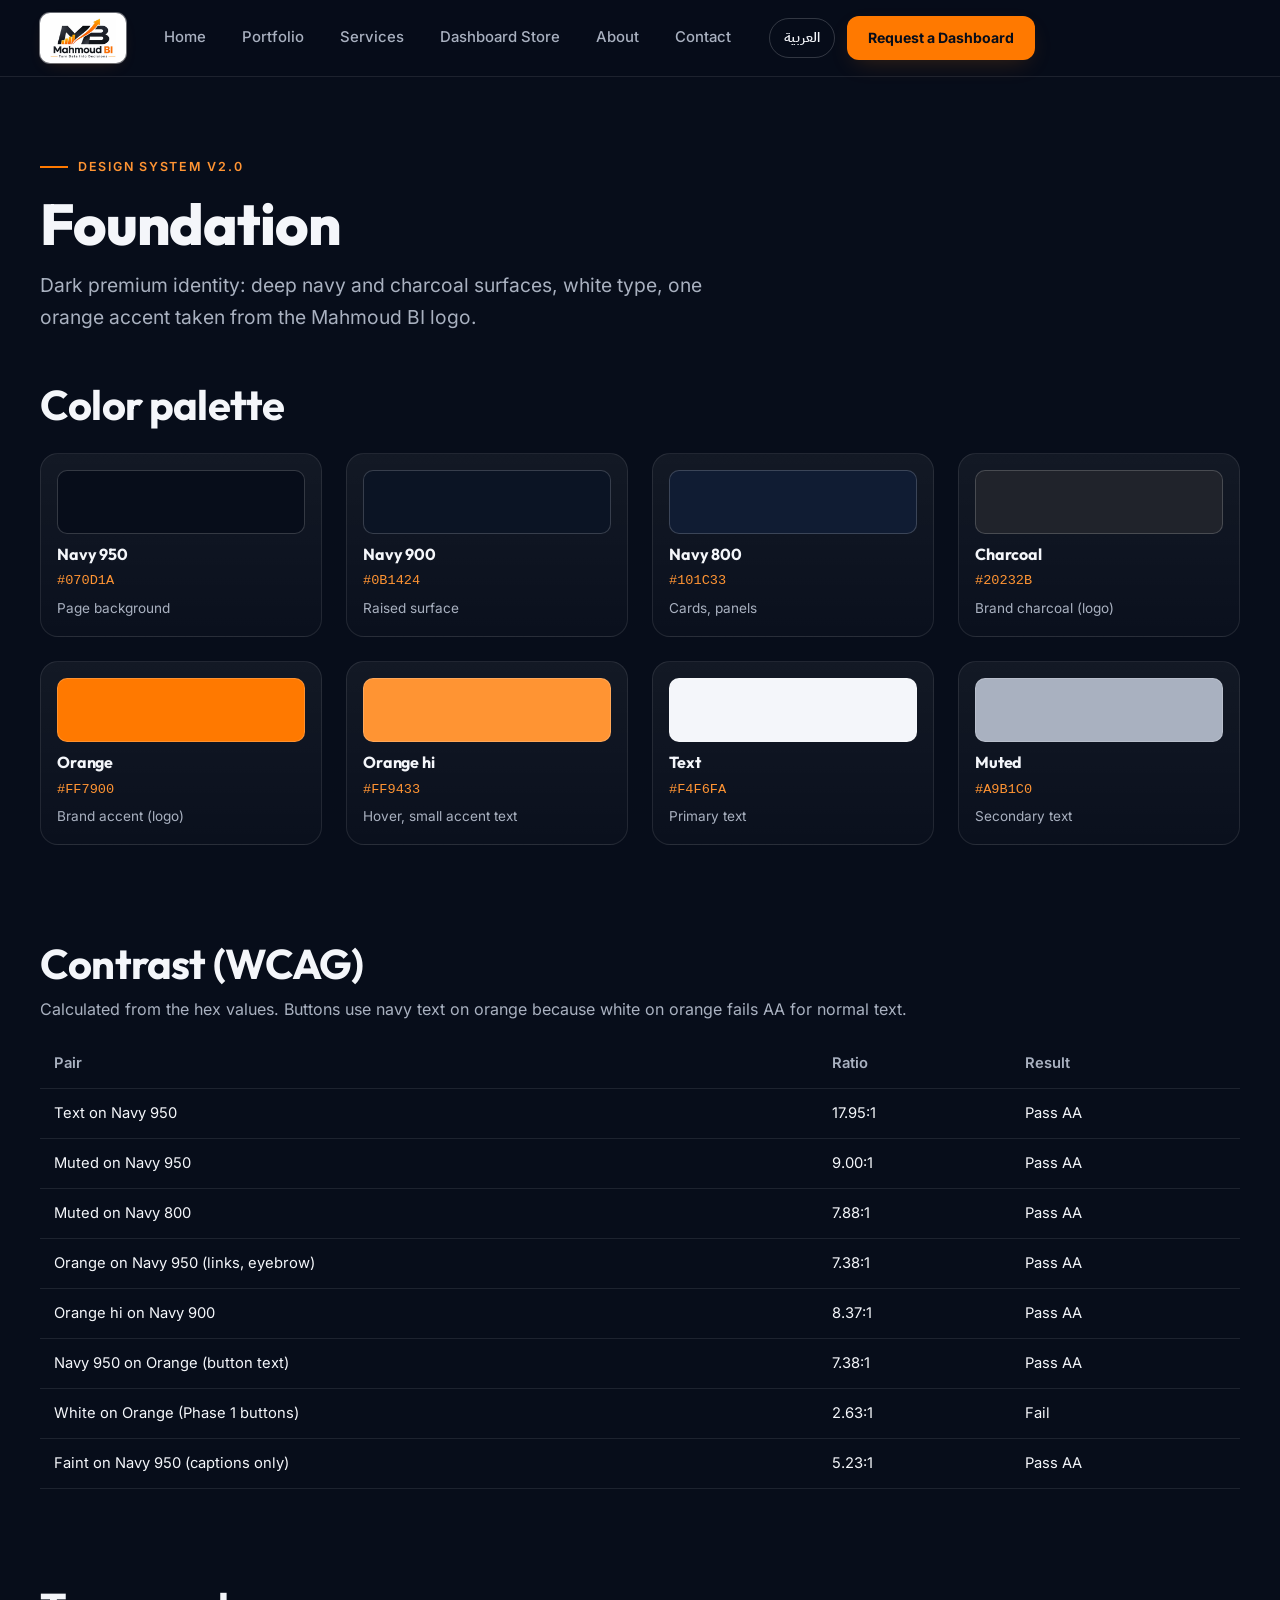
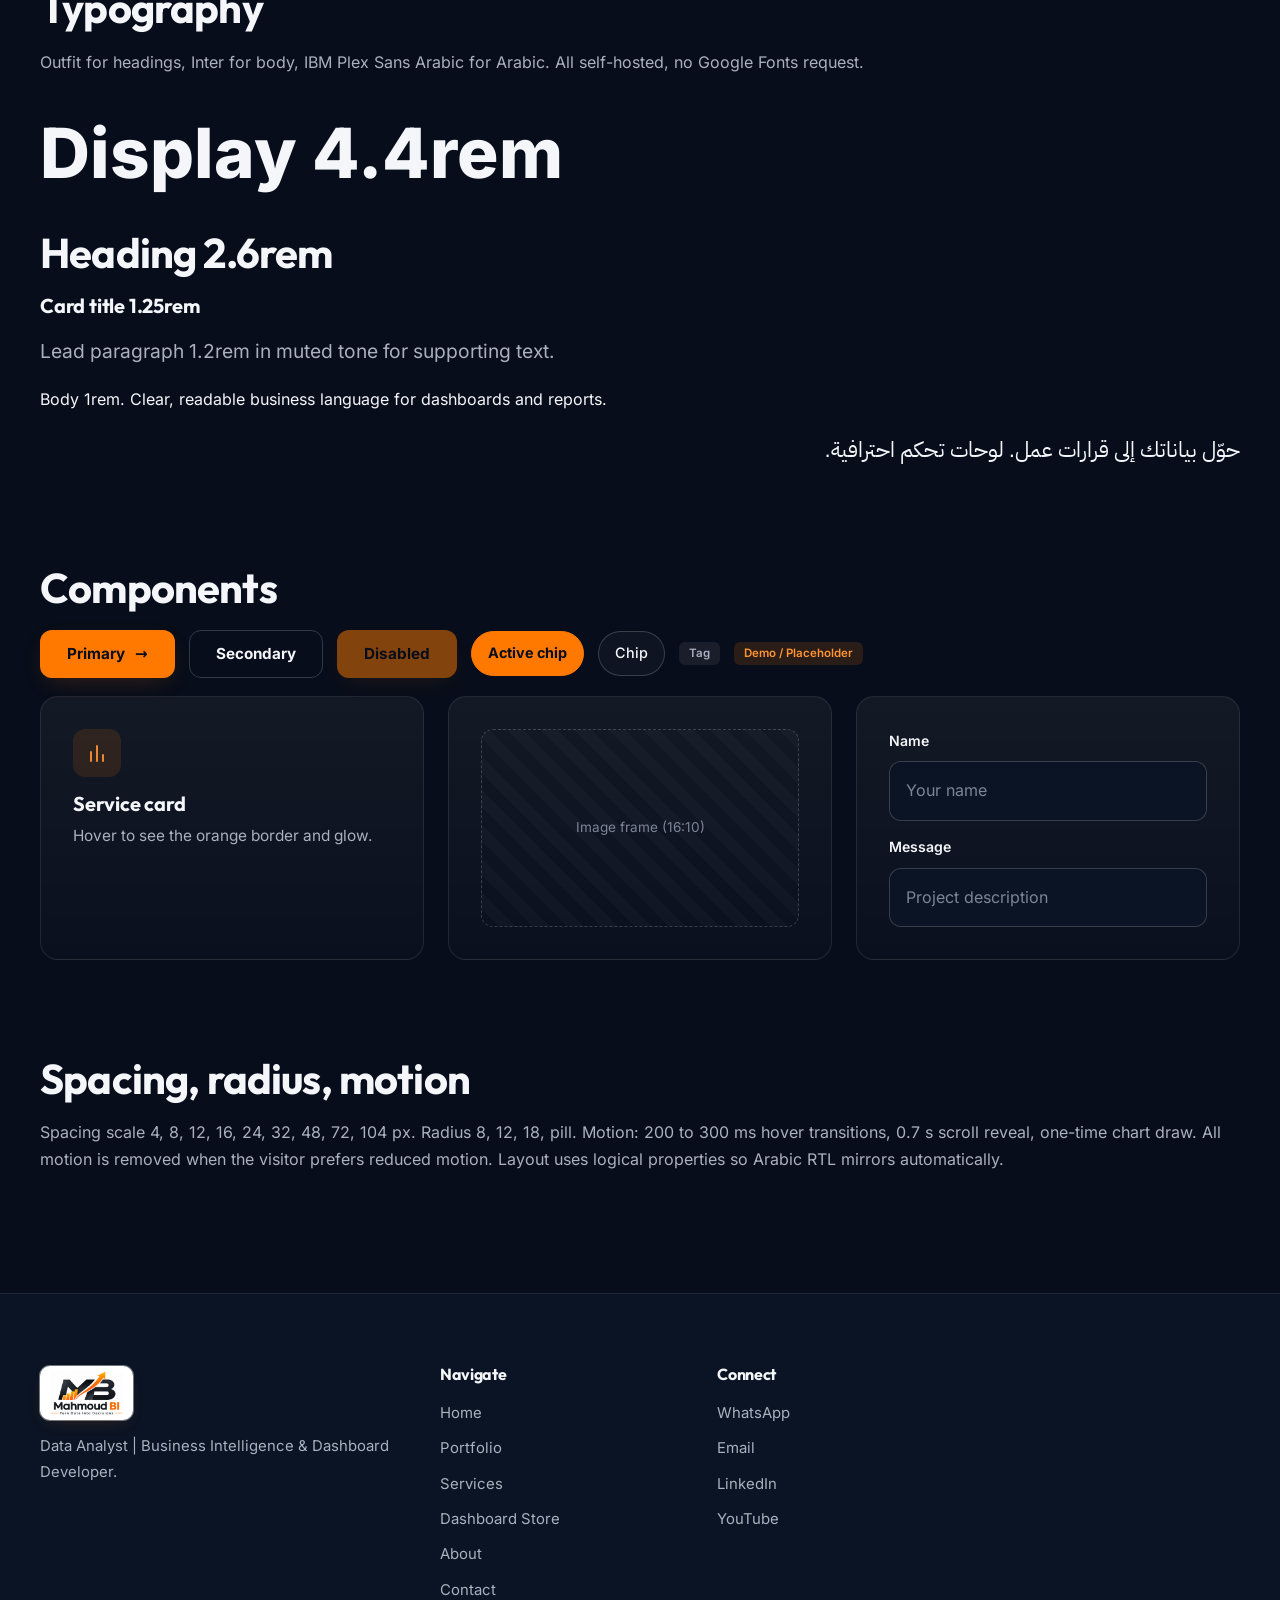
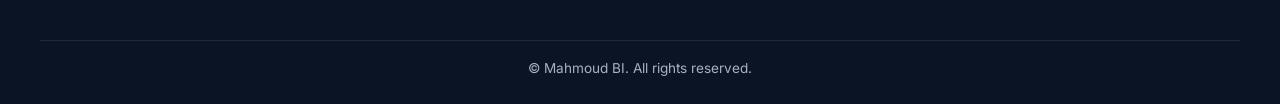
<file: design-system.html>
<!doctype html><html lang="en" dir="ltr"><head><meta charset="utf-8"><meta name="viewport" content="width=device-width,initial-scale=1,viewport-fit=cover"><meta name="robots" content="noindex"><title>Design System | Mahmoud BI</title><meta name="description" content="Mahmoud BI design system foundation preview."><meta name="theme-color" content="#070D1A"><link rel="icon" href="favicon.png"><script>document.documentElement.className+=" js"</script><link rel="preload" href="fonts/outfit-latin-wght-normal.woff2" as="font" type="font/woff2" crossorigin><link rel="stylesheet" href="css/fonts.css"><link rel="stylesheet" href="css/design-system.css"><style>code{font:500 .85rem monospace;color:var(--orange-hi)}table{border-collapse:collapse;width:100%;font-size:.92rem}td,th{padding:12px 14px;border-bottom:1px solid var(--line);text-align:start}th{color:var(--muted);font-weight:600}.spec{display:grid;gap:18px}.row{display:flex;gap:14px;flex-wrap:wrap;align-items:center}</style></head><body id="top"><a class="skip" href="#main">Skip to content</a><header class="site-header"><div class="wrap nav"><a class="brand" href="preview/home-concept.html" aria-label="Mahmoud BI"><picture><source srcset="/assets/logo/mahmoud-bi-logo-480.webp" type="image/webp"><img src="assets/logo/mahmoud-bi-logo-480.png" width="480" height="291" alt="Mahmoud BI logo"></picture></a><nav aria-label="Main"><ul class="nav-links"><li><a href="preview/home-concept.html#top">Home</a></li><li><a href="preview/home-concept.html#projects">Portfolio</a></li><li><a href="preview/home-concept.html#services">Services</a></li><li><a href="explore.html">Dashboard Store</a></li><li><a href="preview/home-concept.html#about">About</a></li><li><a href="preview/home-concept.html#contact">Contact</a></li></ul></nav><div class="nav-actions"><a class="lang-pill" href="preview/home-concept-ar.html" hreflang="ar" lang="ar">العربية</a><a class="btn btn-primary nav-cta" href="preview/home-concept.html#contact">Request a Dashboard</a><button class="burger" id="burger" aria-label="Menu" aria-expanded="false" aria-controls="drawer"><span></span></button></div></div></header><div class="drawer" id="drawer"><a class="dl" href="preview/home-concept.html#top">Home<span aria-hidden="true">→</span></a><a class="dl" href="preview/home-concept.html#projects">Portfolio<span aria-hidden="true">→</span></a><a class="dl" href="preview/home-concept.html#services">Services<span aria-hidden="true">→</span></a><a class="dl" href="explore.html">Dashboard Store<span aria-hidden="true">→</span></a><a class="dl" href="preview/home-concept.html#about">About<span aria-hidden="true">→</span></a><a class="dl" href="preview/home-concept.html#contact">Contact<span aria-hidden="true">→</span></a><a class="btn btn-primary" href="preview/home-concept.html#contact">Request a Dashboard</a></div><main id="main" class="wrap" style="padding-block:72px">
<span class="eyebrow">Design System v2.0</span><h1 class="display" style="font-size:clamp(2.2rem,4.5vw,3.6rem);margin-block:16px 12px">Foundation</h1><p class="lead">Dark premium identity: deep navy and charcoal surfaces, white type, one orange accent taken from the Mahmoud BI logo.</p>
<section class="sec-sm"><h2 class="h2" style="margin-block-end:24px">Color palette</h2><div class="grid g4"><div class="card" style="padding:16px"><div style="height:64px;border-radius:10px;background:#070D1A;border:1px solid var(--line-hi)"></div><h3 style="margin-block:12px 2px;font-size:1rem">Navy 950</h3><code>#070D1A</code><p style="margin:4px 0 0;font-size:.85rem">Page background</p></div><div class="card" style="padding:16px"><div style="height:64px;border-radius:10px;background:#0B1424;border:1px solid var(--line-hi)"></div><h3 style="margin-block:12px 2px;font-size:1rem">Navy 900</h3><code>#0B1424</code><p style="margin:4px 0 0;font-size:.85rem">Raised surface</p></div><div class="card" style="padding:16px"><div style="height:64px;border-radius:10px;background:#101C33;border:1px solid var(--line-hi)"></div><h3 style="margin-block:12px 2px;font-size:1rem">Navy 800</h3><code>#101C33</code><p style="margin:4px 0 0;font-size:.85rem">Cards, panels</p></div><div class="card" style="padding:16px"><div style="height:64px;border-radius:10px;background:#20232B;border:1px solid var(--line-hi)"></div><h3 style="margin-block:12px 2px;font-size:1rem">Charcoal</h3><code>#20232B</code><p style="margin:4px 0 0;font-size:.85rem">Brand charcoal (logo)</p></div><div class="card" style="padding:16px"><div style="height:64px;border-radius:10px;background:#FF7900;border:1px solid var(--line-hi)"></div><h3 style="margin-block:12px 2px;font-size:1rem">Orange</h3><code>#FF7900</code><p style="margin:4px 0 0;font-size:.85rem">Brand accent (logo)</p></div><div class="card" style="padding:16px"><div style="height:64px;border-radius:10px;background:#FF9433;border:1px solid var(--line-hi)"></div><h3 style="margin-block:12px 2px;font-size:1rem">Orange hi</h3><code>#FF9433</code><p style="margin:4px 0 0;font-size:.85rem">Hover, small accent text</p></div><div class="card" style="padding:16px"><div style="height:64px;border-radius:10px;background:#F4F6FA;border:1px solid var(--line-hi)"></div><h3 style="margin-block:12px 2px;font-size:1rem">Text</h3><code>#F4F6FA</code><p style="margin:4px 0 0;font-size:.85rem">Primary text</p></div><div class="card" style="padding:16px"><div style="height:64px;border-radius:10px;background:#A9B1C0;border:1px solid var(--line-hi)"></div><h3 style="margin-block:12px 2px;font-size:1rem">Muted</h3><code>#A9B1C0</code><p style="margin:4px 0 0;font-size:.85rem">Secondary text</p></div></div></section>
<section class="sec-sm"><h2 class="h2" style="margin-block-end:8px">Contrast (WCAG)</h2><p class="muted" style="margin-block-end:16px">Calculated from the hex values. Buttons use navy text on orange because white on orange fails AA for normal text.</p><div style="overflow-x:auto"><table><tr><th>Pair</th><th>Ratio</th><th>Result</th></tr><tr><td>Text on Navy 950</td><td>17.95:1</td><td>Pass AA</td></tr><tr><td>Muted on Navy 950</td><td>9.00:1</td><td>Pass AA</td></tr><tr><td>Muted on Navy 800</td><td>7.88:1</td><td>Pass AA</td></tr><tr><td>Orange on Navy 950 (links, eyebrow)</td><td>7.38:1</td><td>Pass AA</td></tr><tr><td>Orange hi on Navy 900</td><td>8.37:1</td><td>Pass AA</td></tr><tr><td>Navy 950 on Orange (button text)</td><td>7.38:1</td><td>Pass AA</td></tr><tr><td>White on Orange (Phase 1 buttons)</td><td>2.63:1</td><td>Fail</td></tr><tr><td>Faint on Navy 950 (captions only)</td><td>5.23:1</td><td>Pass AA</td></tr></table></div></section>
<section class="sec-sm spec"><h2 class="h2">Typography</h2><p class="muted">Outfit for headings, Inter for body, IBM Plex Sans Arabic for Arabic. All self-hosted, no Google Fonts request.</p>
<div class="display">Display 4.4rem</div><h2>Heading 2.6rem</h2><h3>Card title 1.25rem</h3><p class="lead">Lead paragraph 1.2rem in muted tone for supporting text.</p><p>Body 1rem. Clear, readable business language for dashboards and reports.</p><p dir="rtl" lang="ar" style="font-family:'IBM Plex Sans Arabic',sans-serif;font-size:1.4rem">حوّل بياناتك إلى قرارات عمل. لوحات تحكم احترافية.</p></section>
<section class="sec-sm spec"><h2 class="h2">Components</h2><div class="row"><a class="btn btn-primary" href="#top">Primary <span class="arr" aria-hidden="true">→</span></a><a class="btn btn-ghost" href="#top">Secondary</a><span class="btn btn-primary" aria-disabled="true">Disabled</span><span class="chip on">Active chip</span><span class="chip">Chip</span><span class="tag">Tag</span><span class="tag demo">Demo / Placeholder</span></div>
<div class="grid g3"><article class="card"><div class="icon-tile"><svg viewBox="0 0 24 24" fill="none" stroke="currentColor" stroke-width="1.8" stroke-linecap="round" stroke-linejoin="round" aria-hidden="true"><path d="M6 20V11M12 20V5M18 20v-6"/></svg></div><h3>Service card</h3><p>Hover to see the orange border and glow.</p></article><div class="card"><div class="frame">Image frame (16:10)</div></div><form class="card" onsubmit="return false" style="display:grid;gap:14px"><div class="field"><label for="n">Name</label><input id="n" class="input" placeholder="Your name"></div><div class="field"><label for="m">Message</label><input id="m" class="input" placeholder="Project description"></div></form></div></section>
<section class="sec-sm"><h2 class="h2" style="margin-block-end:16px">Spacing, radius, motion</h2><p class="muted">Spacing scale 4, 8, 12, 16, 24, 32, 48, 72, 104 px. Radius 8, 12, 18, pill. Motion: 200 to 300 ms hover transitions, 0.7 s scroll reveal, one-time chart draw. All motion is removed when the visitor prefers reduced motion. Layout uses logical properties so Arabic RTL mirrors automatically.</p></section></main><footer class="site-footer"><div class="wrap"><div class="fgrid"><div><div class="brand" style="display:inline-flex;margin-block-end:14px"><img src="assets/logo/mahmoud-bi-logo-480.png" width="480" height="291" alt="Mahmoud BI" style="height:44px;width:auto" loading="lazy"></div><p>Data Analyst | Business Intelligence & Dashboard Developer.</p></div><div><h4>Navigate</h4><a href="preview/home-concept.html#top">Home</a><a href="preview/home-concept.html#projects">Portfolio</a><a href="preview/home-concept.html#services">Services</a><a href="explore.html">Dashboard Store</a><a href="preview/home-concept.html#about">About</a><a href="preview/home-concept.html#contact">Contact</a></div><div><h4>Connect</h4><a href="https://wa.me/201127238627" rel="noopener" target="_blank">WhatsApp</a><a href="mailto:mahmoudrefat105@gmail.com">Email</a><a href="https://www.linkedin.com/in/mahmoud-refat-b9b988293/" rel="noopener" target="_blank">LinkedIn</a><a href="https://www.youtube.com/@MahmoudRefatBI" rel="noopener" target="_blank">YouTube</a></div></div><p class="copy">© Mahmoud BI. All rights reserved.</p></div></footer><script src="js/ui.js" defer></script></body></html>
</file>
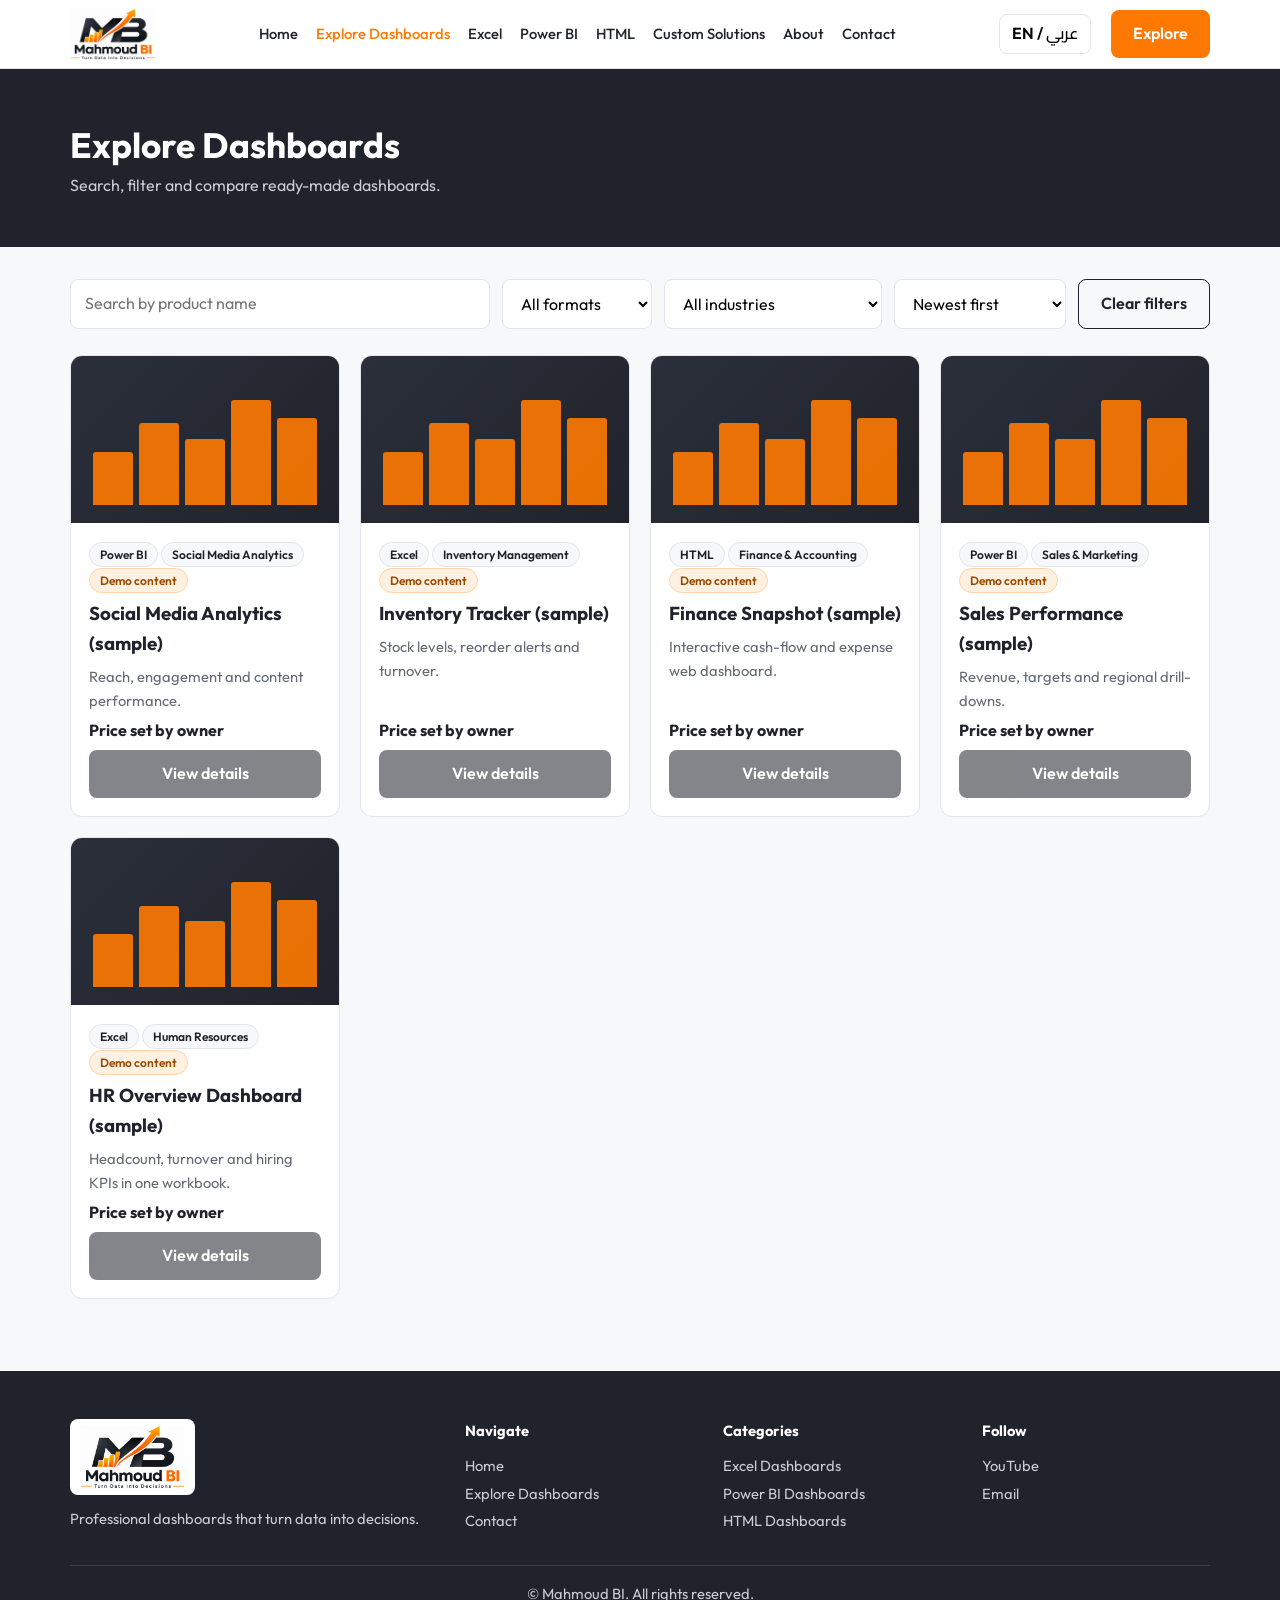
<file: explore.html>
<!doctype html><html lang="en"><head><meta charset="utf-8"><meta name="viewport" content="width=device-width,initial-scale=1"><link rel="icon" href="favicon.png"><meta property="og:image" content="/assets/logo/mahmoud-bi-logo.png"><link rel="preconnect" href="https://fonts.googleapis.com"><link href="https://fonts.googleapis.com/css2?family=Cairo:wght@400;600;700&family=Outfit:wght@400;500;600;700;800&display=swap" rel="stylesheet"><link rel="stylesheet" href="css/style.css"><title>Explore Dashboards | Mahmoud BI</title><meta name="description" content="Browse Excel, Power BI and HTML dashboards by format and industry."></head><body>
<header id="hdr"></header><main><div class="page-h"><div class="wrap"><h1 data-i="x_h"></h1><p style="color:#c9ccd3" data-i="x_s"></p></div></div>
<section style="padding-top:32px"><div class="wrap"><div class="bar2"><input id="sq" type="search" data-ph="s_ph" aria-label="Search"><select id="sf" aria-label="Format"></select><select id="si" aria-label="Industry"></select><select id="ss" aria-label="Sort"></select><button class="btn ghost" id="clr" data-i="clear"></button></div><div class="grid g4" id="list"></div></div></section></main>
<footer id="ftr"></footer><script src="js/language.js"></script><script src="js/products.js"></script><script src="js/navigation.js"></script><script src="js/catalog.js"></script><script src="js/app.js"></script></body></html>
</file>
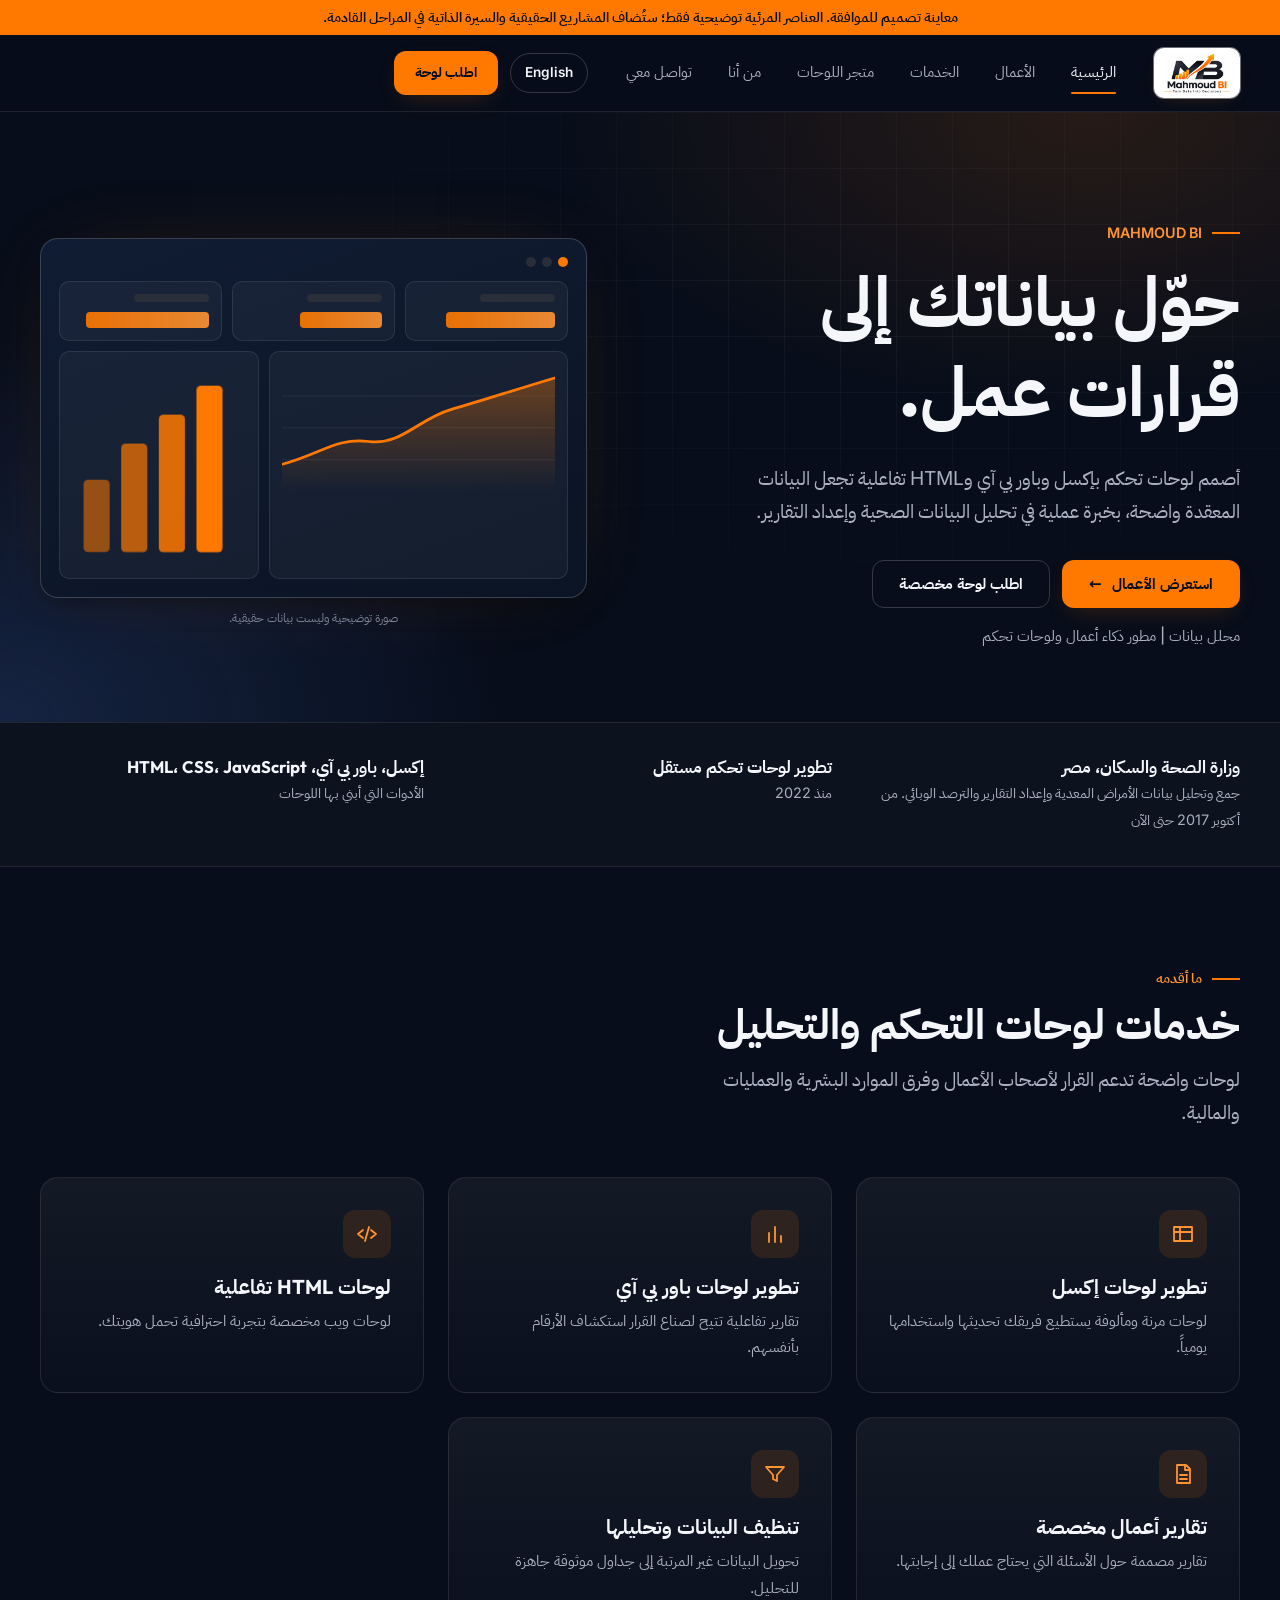
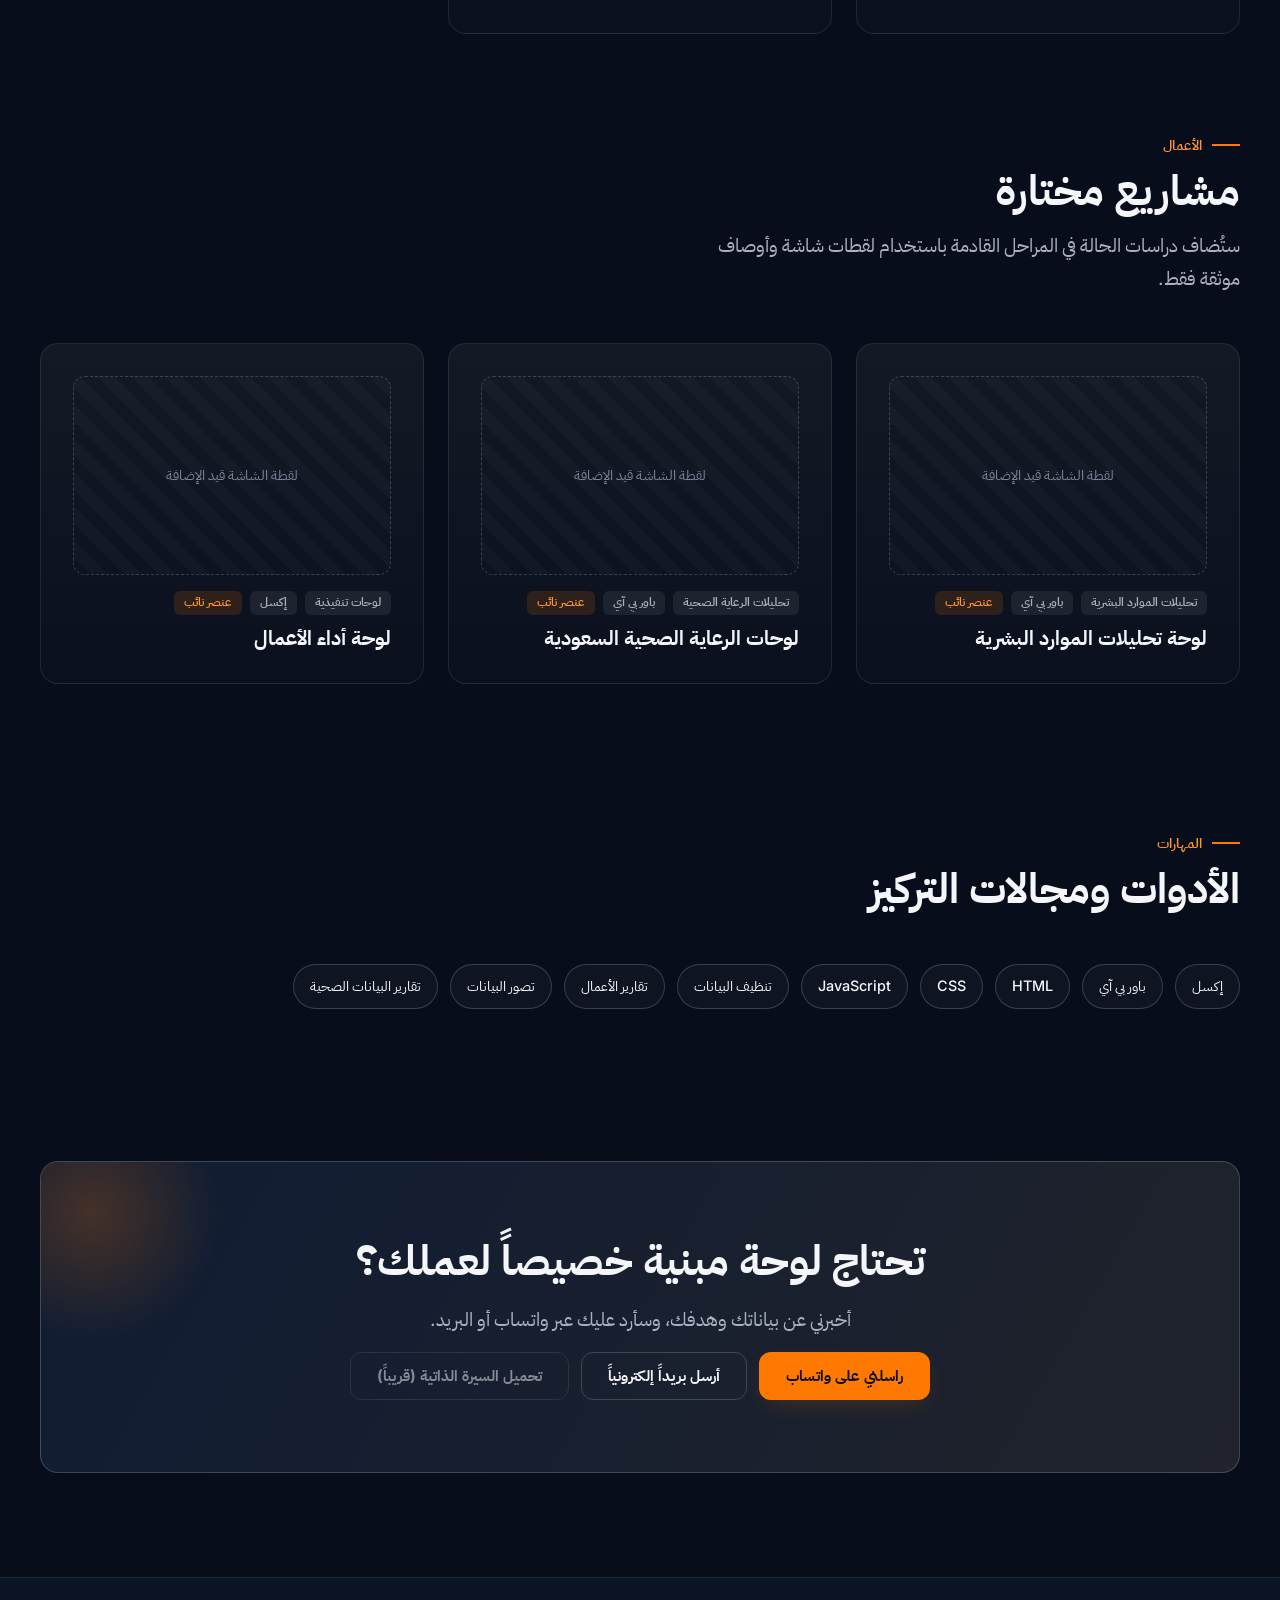
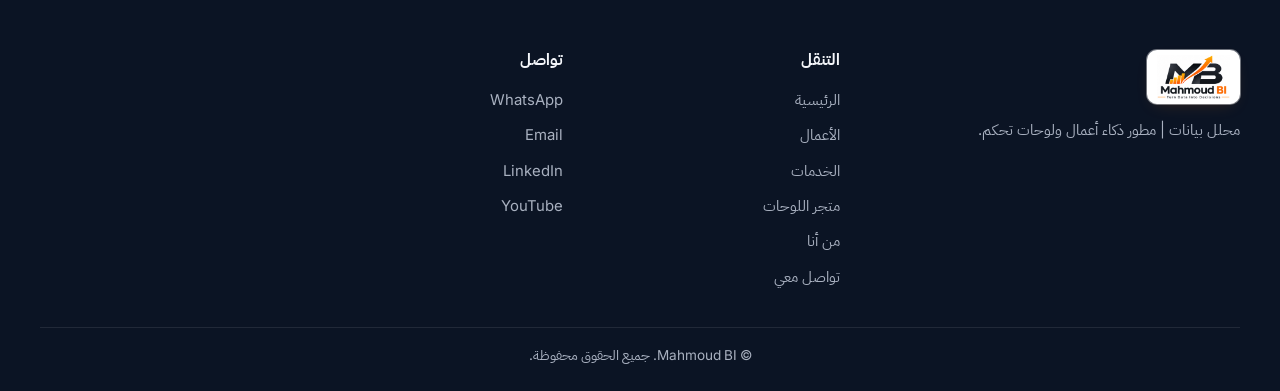
<file: preview/home-concept-ar.html>
<!doctype html><html lang="ar" dir="rtl"><head><meta charset="utf-8"><meta name="viewport" content="width=device-width,initial-scale=1,viewport-fit=cover"><meta name="robots" content="noindex"><title>محمود BI | محلل بيانات ومطور لوحات ذكاء أعمال (معاينة التصميم)</title><meta name="description" content="أصمم لوحات تحكم بإكسل وباور بي آي وHTML تفاعلية تجعل البيانات المعقدة واضحة، بخبرة عملية في تحليل البيانات الصحية وإعداد التقارير."><meta name="theme-color" content="#070D1A"><link rel="icon" href="../favicon.png"><script>document.documentElement.className+=" js"</script><link rel="preload" href="../fonts/outfit-latin-wght-normal.woff2" as="font" type="font/woff2" crossorigin><link rel="stylesheet" href="../css/fonts.css"><link rel="stylesheet" href="../css/design-system.css"></head><body id="top"><div class="banner">معاينة تصميم للموافقة. العناصر المرئية توضيحية فقط؛ ستُضاف المشاريع الحقيقية والسيرة الذاتية في المراحل القادمة.</div><a class="skip" href="#main">انتقل إلى المحتوى</a><header class="site-header"><div class="wrap nav"><a class="brand" href="home-concept-ar.html" aria-label="Mahmoud BI"><picture><source srcset="/assets/logo/mahmoud-bi-logo-480.webp" type="image/webp"><img src="../assets/logo/mahmoud-bi-logo-480.png" width="480" height="291" alt="Mahmoud BI logo"></picture></a><nav aria-label="Main"><ul class="nav-links"><li><a href="#top" aria-current="page">الرئيسية</a></li><li><a href="#projects">الأعمال</a></li><li><a href="#services">الخدمات</a></li><li><a href="../explore.html">متجر اللوحات</a></li><li><a href="#about">من أنا</a></li><li><a href="#contact">تواصل معي</a></li></ul></nav><div class="nav-actions"><a class="lang-pill" href="home-concept.html" hreflang="en" lang="en">English</a><a class="btn btn-primary nav-cta" href="#contact">اطلب لوحة</a><button class="burger" id="burger" aria-label="Menu" aria-expanded="false" aria-controls="drawer"><span></span></button></div></div></header><div class="drawer" id="drawer"><a class="dl" href="#top">الرئيسية<span aria-hidden="true">→</span></a><a class="dl" href="#projects">الأعمال<span aria-hidden="true">→</span></a><a class="dl" href="#services">الخدمات<span aria-hidden="true">→</span></a><a class="dl" href="../explore.html">متجر اللوحات<span aria-hidden="true">→</span></a><a class="dl" href="#about">من أنا<span aria-hidden="true">→</span></a><a class="dl" href="#contact">تواصل معي<span aria-hidden="true">→</span></a><a class="btn btn-primary" href="#contact">اطلب لوحة</a></div><main id="main">
<section class="hero"><div class="wrap"><div><span class="eyebrow">Mahmoud BI</span><h1 class="display">حوّل بياناتك إلى قرارات عمل.</h1><p class="lead">أصمم لوحات تحكم بإكسل وباور بي آي وHTML تفاعلية تجعل البيانات المعقدة واضحة، بخبرة عملية في تحليل البيانات الصحية وإعداد التقارير.</p><div class="cta-row"><a class="btn btn-primary" href="#projects">استعرض الأعمال <span class="arr" aria-hidden="true">→</span></a><a class="btn btn-ghost" href="#contact">اطلب لوحة مخصصة</a></div><p class="role">محلل بيانات | مطور ذكاء أعمال ولوحات تحكم</p></div><div><div class="dash" role="img" aria-label="Illustrative dashboard visual"><div class="dash-bar"><i></i><i></i><i></i></div><div class="dash-grid"><div class="kpi"><b></b><i></i></div><div class="kpi"><b></b><i style="width:60%"></i></div><div class="kpi"><b></b><i style="width:90%"></i></div></div><div class="dash-main"><div class="panel"><svg viewBox="0 0 300 140"><defs><linearGradient id="ga" x1="0" x2="0" y1="0" y2="1"><stop offset="0" stop-color="#FF7900" stop-opacity=".35"/><stop offset="1" stop-color="#FF7900" stop-opacity="0"/></linearGradient></defs><g stroke="#ffffff" stroke-opacity=".08"><path d="M0 35h300M0 70h300M0 105h300"/></g><path d="M0 110 C40 100 60 80 95 85 S150 60 185 50 S250 30 300 15 V140 H0Z" fill="url(#ga)"/><path class="draw" d="M0 110 C40 100 60 80 95 85 S150 60 185 50 S250 30 300 15" fill="none" stroke="#FF7900" stroke-width="3" stroke-linecap="round"/></svg></div><div class="panel"><svg viewBox="0 0 120 140"><g fill="#FF7900"><rect class="grow" x="8" y="80" width="18" height="50" rx="3" opacity=".55"/><rect class="grow" x="34" y="55" width="18" height="75" rx="3" opacity=".7" style="animation-delay:.1s"/><rect class="grow" x="60" y="35" width="18" height="95" rx="3" opacity=".85" style="animation-delay:.2s"/><rect class="grow" x="86" y="15" width="18" height="115" rx="3" style="animation-delay:.3s"/></g></svg></div></div></div><p class="caption">صورة توضيحية وليست بيانات حقيقية.</p></div></div></section>
<section class="strip" id="about"><div class="wrap"><div class="grid g3"><div class="fact rv"><b>وزارة الصحة والسكان، مصر</b><span>جمع وتحليل بيانات الأمراض المعدية وإعداد التقارير والترصد الوبائي. من أكتوبر 2017 حتى الآن</span></div><div class="fact rv"><b>تطوير لوحات تحكم مستقل</b><span>منذ 2022</span></div><div class="fact rv"><b>إكسل، باور بي آي، HTML، CSS، JavaScript</b><span>الأدوات التي أبني بها اللوحات</span></div></div></div></section>
<section class="sec" id="services"><div class="wrap"><div class="sec-head"><span class="eyebrow">ما أقدمه</span><h2>خدمات لوحات التحكم والتحليل</h2><p class="lead">لوحات واضحة تدعم القرار لأصحاب الأعمال وفرق الموارد البشرية والعمليات والمالية.</p></div><div class="grid g3"><article class="card rv"><div class="icon-tile"><svg viewBox="0 0 24 24" fill="none" stroke="currentColor" stroke-width="1.8" stroke-linecap="round" stroke-linejoin="round" aria-hidden="true"><path d="M3 5h18v14H3zM3 10h18M9 5v14"/></svg></div><h3>تطوير لوحات إكسل</h3><p>لوحات مرنة ومألوفة يستطيع فريقك تحديثها واستخدامها يومياً.</p></article><article class="card rv"><div class="icon-tile"><svg viewBox="0 0 24 24" fill="none" stroke="currentColor" stroke-width="1.8" stroke-linecap="round" stroke-linejoin="round" aria-hidden="true"><path d="M6 20V11M12 20V5M18 20v-6"/></svg></div><h3>تطوير لوحات باور بي آي</h3><p>تقارير تفاعلية تتيح لصناع القرار استكشاف الأرقام بأنفسهم.</p></article><article class="card rv"><div class="icon-tile"><svg viewBox="0 0 24 24" fill="none" stroke="currentColor" stroke-width="1.8" stroke-linecap="round" stroke-linejoin="round" aria-hidden="true"><path d="M8 8l-5 4 5 4M16 8l5 4-5 4M14 5l-4 14"/></svg></div><h3>لوحات HTML تفاعلية</h3><p>لوحات ويب مخصصة بتجربة احترافية تحمل هويتك.</p></article><article class="card rv"><div class="icon-tile"><svg viewBox="0 0 24 24" fill="none" stroke="currentColor" stroke-width="1.8" stroke-linecap="round" stroke-linejoin="round" aria-hidden="true"><path d="M6 3h9l4 4v14H6zM14 3v5h5M9 13h7M9 17h7"/></svg></div><h3>تقارير أعمال مخصصة</h3><p>تقارير مصممة حول الأسئلة التي يحتاج عملك إلى إجابتها.</p></article><article class="card rv"><div class="icon-tile"><svg viewBox="0 0 24 24" fill="none" stroke="currentColor" stroke-width="1.8" stroke-linecap="round" stroke-linejoin="round" aria-hidden="true"><path d="M3 5h18l-7 8v6l-4-2v-4z"/></svg></div><h3>تنظيف البيانات وتحليلها</h3><p>تحويل البيانات غير المرتبة إلى جداول موثوقة جاهزة للتحليل.</p></article></div></div></section>
<section class="sec" id="projects" style="padding-top:0"><div class="wrap"><div class="sec-head"><span class="eyebrow">الأعمال</span><h2>مشاريع مختارة</h2><p class="lead">ستُضاف دراسات الحالة في المراحل القادمة باستخدام لقطات شاشة وأوصاف موثقة فقط.</p></div><div class="grid g3"><article class="card rv"><div class="frame">لقطة الشاشة قيد الإضافة</div><div style="display:flex;gap:8px;flex-wrap:wrap;margin-block:16px 10px"><span class="tag">تحليلات الموارد البشرية</span><span class="tag">باور بي آي</span><span class="tag demo">عنصر نائب</span></div><h3>لوحة تحليلات الموارد البشرية</h3></article><article class="card rv"><div class="frame">لقطة الشاشة قيد الإضافة</div><div style="display:flex;gap:8px;flex-wrap:wrap;margin-block:16px 10px"><span class="tag">تحليلات الرعاية الصحية</span><span class="tag">باور بي آي</span><span class="tag demo">عنصر نائب</span></div><h3>لوحات الرعاية الصحية السعودية</h3></article><article class="card rv"><div class="frame">لقطة الشاشة قيد الإضافة</div><div style="display:flex;gap:8px;flex-wrap:wrap;margin-block:16px 10px"><span class="tag">لوحات تنفيذية</span><span class="tag">إكسل</span><span class="tag demo">عنصر نائب</span></div><h3>لوحة أداء الأعمال</h3></article></div></div></section>
<section class="sec-sm" id="skills"><div class="wrap"><div class="sec-head"><span class="eyebrow">المهارات</span><h2>الأدوات ومجالات التركيز</h2></div><div style="display:flex;flex-wrap:wrap;gap:12px"><span class="chip">إكسل</span><span class="chip">باور بي آي</span><span class="chip">HTML</span><span class="chip">CSS</span><span class="chip">JavaScript</span><span class="chip">تنظيف البيانات</span><span class="chip">تقارير الأعمال</span><span class="chip">تصور البيانات</span><span class="chip">تقارير البيانات الصحية</span></div></div></section>
<section class="sec" id="contact"><div class="wrap"><div class="band"><h2>تحتاج لوحة مبنية خصيصاً لعملك؟</h2><p class="lead">أخبرني عن بياناتك وهدفك، وسأرد عليك عبر واتساب أو البريد.</p><div class="cta-row" style="justify-content:center"><a class="btn btn-primary" href="https://wa.me/201127238627" target="_blank" rel="noopener">راسلني على واتساب</a><a class="btn btn-ghost" href="mailto:mahmoudrefat105@gmail.com">أرسل بريداً إلكترونياً</a><span class="btn btn-ghost" aria-disabled="true">تحميل السيرة الذاتية (قريباً)</span></div></div></div></section></main><footer class="site-footer"><div class="wrap"><div class="fgrid"><div><div class="brand" style="display:inline-flex;margin-block-end:14px"><img src="../assets/logo/mahmoud-bi-logo-480.png" width="480" height="291" alt="Mahmoud BI" style="height:44px;width:auto" loading="lazy"></div><p>محلل بيانات | مطور ذكاء أعمال ولوحات تحكم.</p></div><div><h4>التنقل</h4><a href="#top">الرئيسية</a><a href="#projects">الأعمال</a><a href="#services">الخدمات</a><a href="../explore.html">متجر اللوحات</a><a href="#about">من أنا</a><a href="#contact">تواصل معي</a></div><div><h4>تواصل</h4><a href="https://wa.me/201127238627" rel="noopener" target="_blank">WhatsApp</a><a href="mailto:mahmoudrefat105@gmail.com">Email</a><a href="https://www.linkedin.com/in/mahmoud-refat-b9b988293/" rel="noopener" target="_blank">LinkedIn</a><a href="https://www.youtube.com/@MahmoudRefatBI" rel="noopener" target="_blank">YouTube</a></div></div><p class="copy">© Mahmoud BI. جميع الحقوق محفوظة.</p></div></footer><script src="../js/ui.js" defer></script></body></html>
</file>
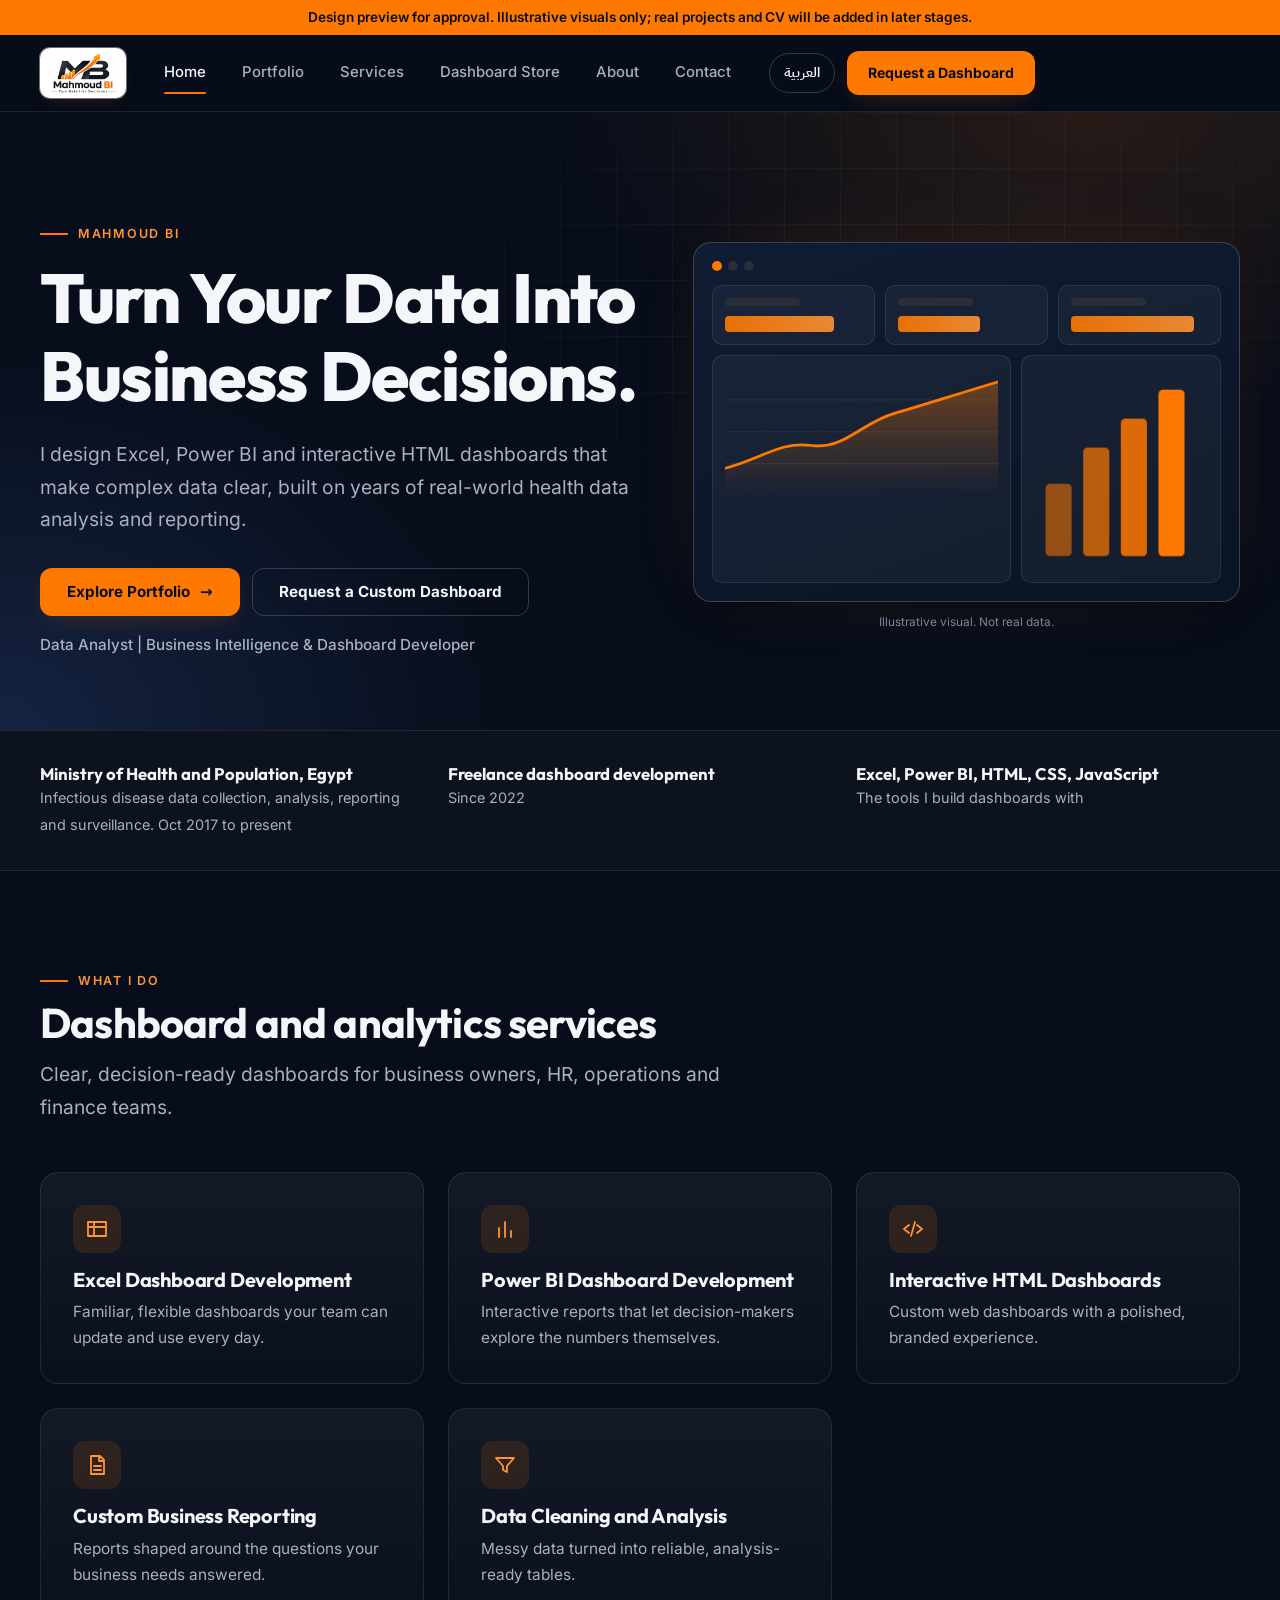
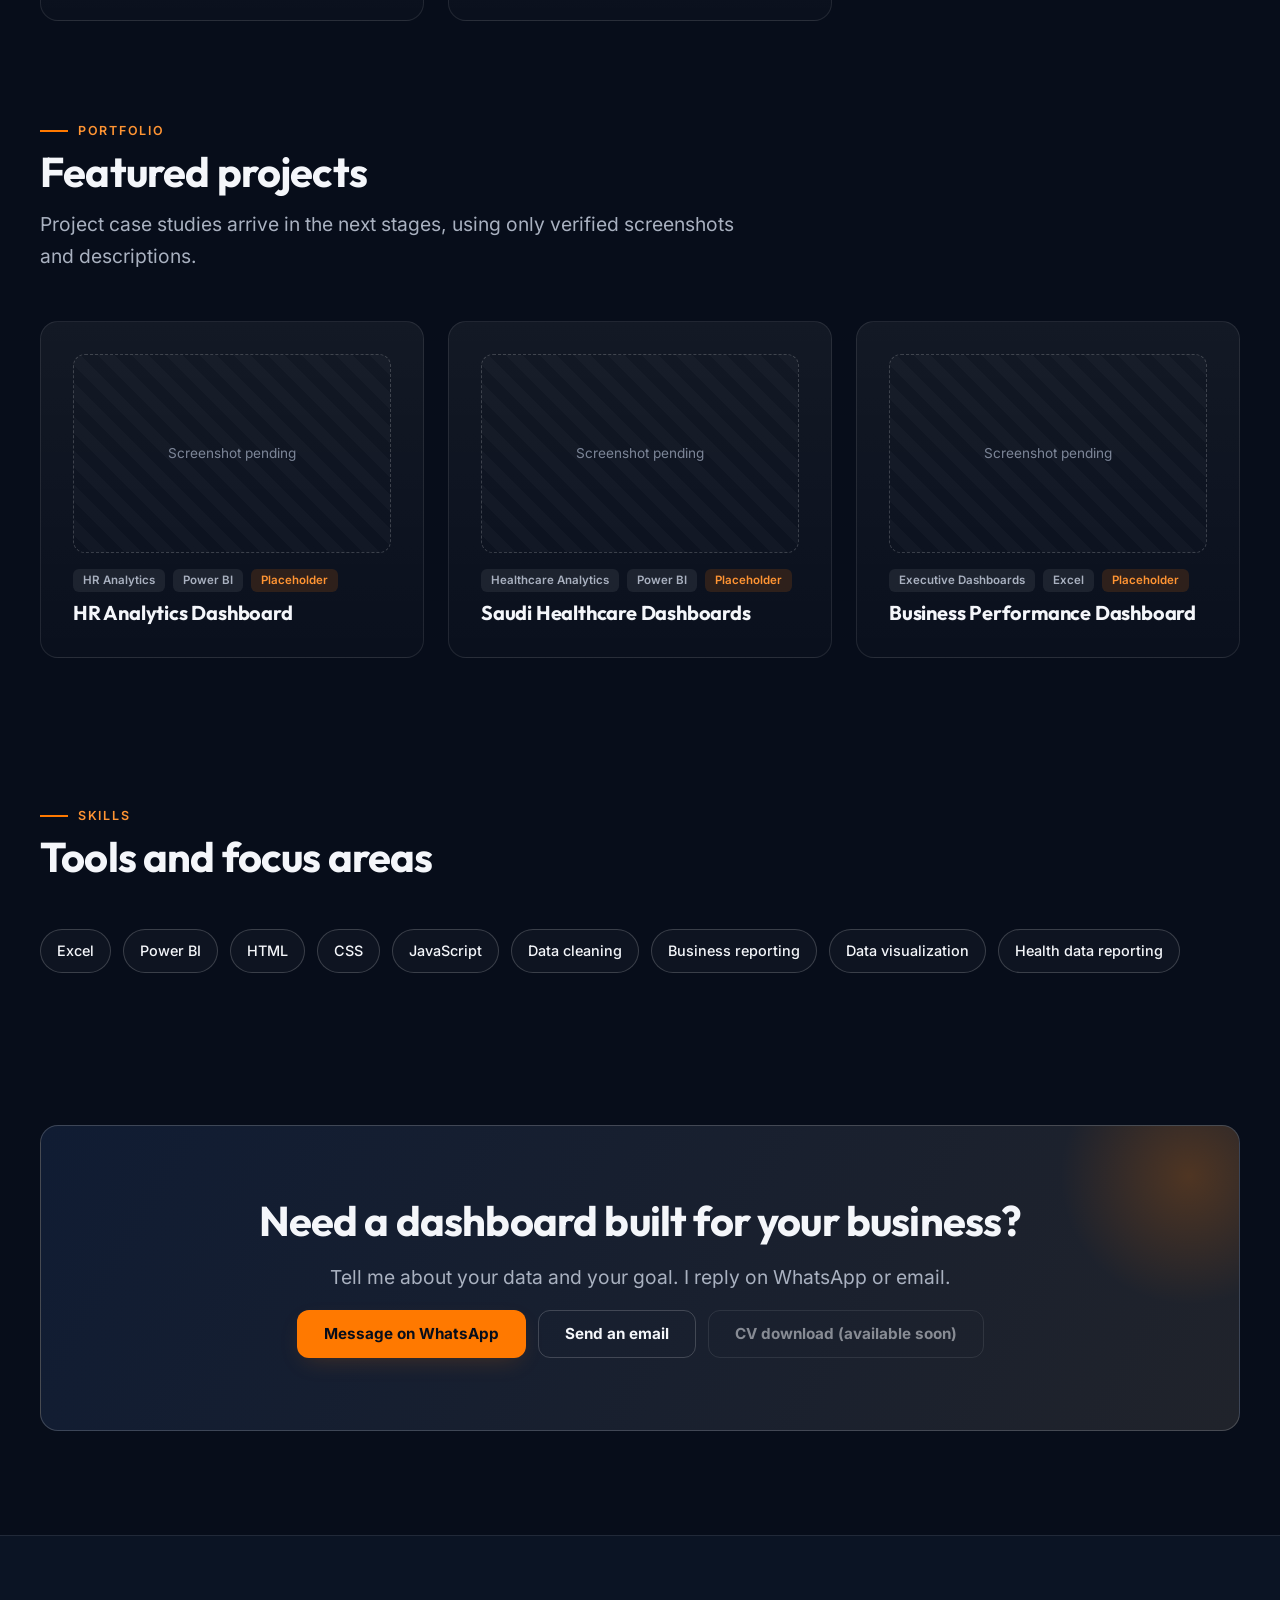
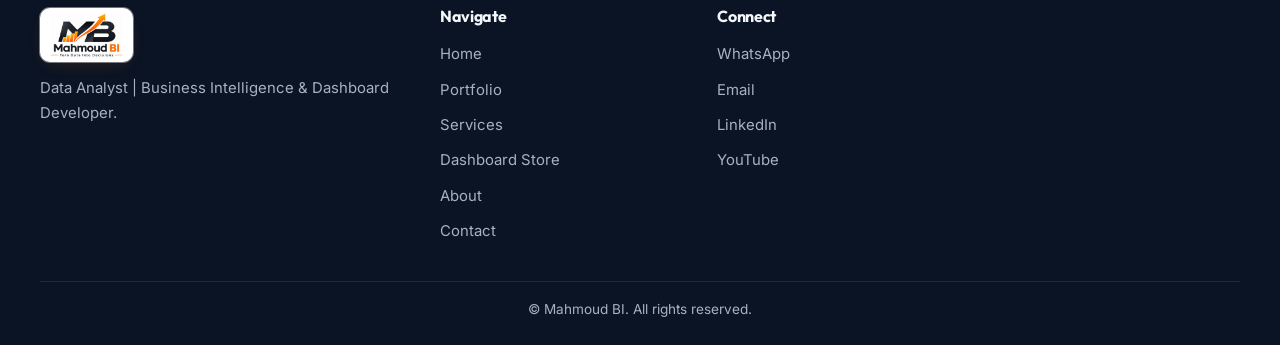
<file: preview/home-concept.html>
<!doctype html><html lang="en" dir="ltr"><head><meta charset="utf-8"><meta name="viewport" content="width=device-width,initial-scale=1,viewport-fit=cover"><meta name="robots" content="noindex"><title>Mahmoud BI | Data Analyst, BI & Dashboard Developer (design preview)</title><meta name="description" content="I design Excel, Power BI and interactive HTML dashboards that make complex data clear, built on years of real-world health data analysis and reporting."><meta name="theme-color" content="#070D1A"><link rel="icon" href="../favicon.png"><script>document.documentElement.className+=" js"</script><link rel="preload" href="../fonts/outfit-latin-wght-normal.woff2" as="font" type="font/woff2" crossorigin><link rel="stylesheet" href="../css/fonts.css"><link rel="stylesheet" href="../css/design-system.css"></head><body id="top"><div class="banner">Design preview for approval. Illustrative visuals only; real projects and CV will be added in later stages.</div><a class="skip" href="#main">Skip to content</a><header class="site-header"><div class="wrap nav"><a class="brand" href="home-concept.html" aria-label="Mahmoud BI"><picture><source srcset="/assets/logo/mahmoud-bi-logo-480.webp" type="image/webp"><img src="../assets/logo/mahmoud-bi-logo-480.png" width="480" height="291" alt="Mahmoud BI logo"></picture></a><nav aria-label="Main"><ul class="nav-links"><li><a href="#top" aria-current="page">Home</a></li><li><a href="#projects">Portfolio</a></li><li><a href="#services">Services</a></li><li><a href="../explore.html">Dashboard Store</a></li><li><a href="#about">About</a></li><li><a href="#contact">Contact</a></li></ul></nav><div class="nav-actions"><a class="lang-pill" href="home-concept-ar.html" hreflang="ar" lang="ar">العربية</a><a class="btn btn-primary nav-cta" href="#contact">Request a Dashboard</a><button class="burger" id="burger" aria-label="Menu" aria-expanded="false" aria-controls="drawer"><span></span></button></div></div></header><div class="drawer" id="drawer"><a class="dl" href="#top">Home<span aria-hidden="true">→</span></a><a class="dl" href="#projects">Portfolio<span aria-hidden="true">→</span></a><a class="dl" href="#services">Services<span aria-hidden="true">→</span></a><a class="dl" href="../explore.html">Dashboard Store<span aria-hidden="true">→</span></a><a class="dl" href="#about">About<span aria-hidden="true">→</span></a><a class="dl" href="#contact">Contact<span aria-hidden="true">→</span></a><a class="btn btn-primary" href="#contact">Request a Dashboard</a></div><main id="main">
<section class="hero"><div class="wrap"><div><span class="eyebrow">Mahmoud BI</span><h1 class="display">Turn Your Data Into Business Decisions.</h1><p class="lead">I design Excel, Power BI and interactive HTML dashboards that make complex data clear, built on years of real-world health data analysis and reporting.</p><div class="cta-row"><a class="btn btn-primary" href="#projects">Explore Portfolio <span class="arr" aria-hidden="true">→</span></a><a class="btn btn-ghost" href="#contact">Request a Custom Dashboard</a></div><p class="role">Data Analyst | Business Intelligence & Dashboard Developer</p></div><div><div class="dash" role="img" aria-label="Illustrative dashboard visual"><div class="dash-bar"><i></i><i></i><i></i></div><div class="dash-grid"><div class="kpi"><b></b><i></i></div><div class="kpi"><b></b><i style="width:60%"></i></div><div class="kpi"><b></b><i style="width:90%"></i></div></div><div class="dash-main"><div class="panel"><svg viewBox="0 0 300 140"><defs><linearGradient id="ga" x1="0" x2="0" y1="0" y2="1"><stop offset="0" stop-color="#FF7900" stop-opacity=".35"/><stop offset="1" stop-color="#FF7900" stop-opacity="0"/></linearGradient></defs><g stroke="#ffffff" stroke-opacity=".08"><path d="M0 35h300M0 70h300M0 105h300"/></g><path d="M0 110 C40 100 60 80 95 85 S150 60 185 50 S250 30 300 15 V140 H0Z" fill="url(#ga)"/><path class="draw" d="M0 110 C40 100 60 80 95 85 S150 60 185 50 S250 30 300 15" fill="none" stroke="#FF7900" stroke-width="3" stroke-linecap="round"/></svg></div><div class="panel"><svg viewBox="0 0 120 140"><g fill="#FF7900"><rect class="grow" x="8" y="80" width="18" height="50" rx="3" opacity=".55"/><rect class="grow" x="34" y="55" width="18" height="75" rx="3" opacity=".7" style="animation-delay:.1s"/><rect class="grow" x="60" y="35" width="18" height="95" rx="3" opacity=".85" style="animation-delay:.2s"/><rect class="grow" x="86" y="15" width="18" height="115" rx="3" style="animation-delay:.3s"/></g></svg></div></div></div><p class="caption">Illustrative visual. Not real data.</p></div></div></section>
<section class="strip" id="about"><div class="wrap"><div class="grid g3"><div class="fact rv"><b>Ministry of Health and Population, Egypt</b><span>Infectious disease data collection, analysis, reporting and surveillance. Oct 2017 to present</span></div><div class="fact rv"><b>Freelance dashboard development</b><span>Since 2022</span></div><div class="fact rv"><b>Excel, Power BI, HTML, CSS, JavaScript</b><span>The tools I build dashboards with</span></div></div></div></section>
<section class="sec" id="services"><div class="wrap"><div class="sec-head"><span class="eyebrow">What I do</span><h2>Dashboard and analytics services</h2><p class="lead">Clear, decision-ready dashboards for business owners, HR, operations and finance teams.</p></div><div class="grid g3"><article class="card rv"><div class="icon-tile"><svg viewBox="0 0 24 24" fill="none" stroke="currentColor" stroke-width="1.8" stroke-linecap="round" stroke-linejoin="round" aria-hidden="true"><path d="M3 5h18v14H3zM3 10h18M9 5v14"/></svg></div><h3>Excel Dashboard Development</h3><p>Familiar, flexible dashboards your team can update and use every day.</p></article><article class="card rv"><div class="icon-tile"><svg viewBox="0 0 24 24" fill="none" stroke="currentColor" stroke-width="1.8" stroke-linecap="round" stroke-linejoin="round" aria-hidden="true"><path d="M6 20V11M12 20V5M18 20v-6"/></svg></div><h3>Power BI Dashboard Development</h3><p>Interactive reports that let decision-makers explore the numbers themselves.</p></article><article class="card rv"><div class="icon-tile"><svg viewBox="0 0 24 24" fill="none" stroke="currentColor" stroke-width="1.8" stroke-linecap="round" stroke-linejoin="round" aria-hidden="true"><path d="M8 8l-5 4 5 4M16 8l5 4-5 4M14 5l-4 14"/></svg></div><h3>Interactive HTML Dashboards</h3><p>Custom web dashboards with a polished, branded experience.</p></article><article class="card rv"><div class="icon-tile"><svg viewBox="0 0 24 24" fill="none" stroke="currentColor" stroke-width="1.8" stroke-linecap="round" stroke-linejoin="round" aria-hidden="true"><path d="M6 3h9l4 4v14H6zM14 3v5h5M9 13h7M9 17h7"/></svg></div><h3>Custom Business Reporting</h3><p>Reports shaped around the questions your business needs answered.</p></article><article class="card rv"><div class="icon-tile"><svg viewBox="0 0 24 24" fill="none" stroke="currentColor" stroke-width="1.8" stroke-linecap="round" stroke-linejoin="round" aria-hidden="true"><path d="M3 5h18l-7 8v6l-4-2v-4z"/></svg></div><h3>Data Cleaning and Analysis</h3><p>Messy data turned into reliable, analysis-ready tables.</p></article></div></div></section>
<section class="sec" id="projects" style="padding-top:0"><div class="wrap"><div class="sec-head"><span class="eyebrow">Portfolio</span><h2>Featured projects</h2><p class="lead">Project case studies arrive in the next stages, using only verified screenshots and descriptions.</p></div><div class="grid g3"><article class="card rv"><div class="frame">Screenshot pending</div><div style="display:flex;gap:8px;flex-wrap:wrap;margin-block:16px 10px"><span class="tag">HR Analytics</span><span class="tag">Power BI</span><span class="tag demo">Placeholder</span></div><h3>HR Analytics Dashboard</h3></article><article class="card rv"><div class="frame">Screenshot pending</div><div style="display:flex;gap:8px;flex-wrap:wrap;margin-block:16px 10px"><span class="tag">Healthcare Analytics</span><span class="tag">Power BI</span><span class="tag demo">Placeholder</span></div><h3>Saudi Healthcare Dashboards</h3></article><article class="card rv"><div class="frame">Screenshot pending</div><div style="display:flex;gap:8px;flex-wrap:wrap;margin-block:16px 10px"><span class="tag">Executive Dashboards</span><span class="tag">Excel</span><span class="tag demo">Placeholder</span></div><h3>Business Performance Dashboard</h3></article></div></div></section>
<section class="sec-sm" id="skills"><div class="wrap"><div class="sec-head"><span class="eyebrow">Skills</span><h2>Tools and focus areas</h2></div><div style="display:flex;flex-wrap:wrap;gap:12px"><span class="chip">Excel</span><span class="chip">Power BI</span><span class="chip">HTML</span><span class="chip">CSS</span><span class="chip">JavaScript</span><span class="chip">Data cleaning</span><span class="chip">Business reporting</span><span class="chip">Data visualization</span><span class="chip">Health data reporting</span></div></div></section>
<section class="sec" id="contact"><div class="wrap"><div class="band"><h2>Need a dashboard built for your business?</h2><p class="lead">Tell me about your data and your goal. I reply on WhatsApp or email.</p><div class="cta-row" style="justify-content:center"><a class="btn btn-primary" href="https://wa.me/201127238627" target="_blank" rel="noopener">Message on WhatsApp</a><a class="btn btn-ghost" href="mailto:mahmoudrefat105@gmail.com">Send an email</a><span class="btn btn-ghost" aria-disabled="true">CV download (available soon)</span></div></div></div></section></main><footer class="site-footer"><div class="wrap"><div class="fgrid"><div><div class="brand" style="display:inline-flex;margin-block-end:14px"><img src="../assets/logo/mahmoud-bi-logo-480.png" width="480" height="291" alt="Mahmoud BI" style="height:44px;width:auto" loading="lazy"></div><p>Data Analyst | Business Intelligence & Dashboard Developer.</p></div><div><h4>Navigate</h4><a href="#top">Home</a><a href="#projects">Portfolio</a><a href="#services">Services</a><a href="../explore.html">Dashboard Store</a><a href="#about">About</a><a href="#contact">Contact</a></div><div><h4>Connect</h4><a href="https://wa.me/201127238627" rel="noopener" target="_blank">WhatsApp</a><a href="mailto:mahmoudrefat105@gmail.com">Email</a><a href="https://www.linkedin.com/in/mahmoud-refat-b9b988293/" rel="noopener" target="_blank">LinkedIn</a><a href="https://www.youtube.com/@MahmoudRefatBI" rel="noopener" target="_blank">YouTube</a></div></div><p class="copy">© Mahmoud BI. All rights reserved.</p></div></footer><script src="../js/ui.js" defer></script></body></html>
</file>
<file: css/fonts.css>
/* Self-hosted fonts (no third-party requests). Licenses in /fonts. */
@font-face{font-family:'Outfit';src:url(../fonts/outfit-latin-wght-normal.woff2) format('woff2');font-weight:100 900;font-display:swap}
@font-face{font-family:'Inter';src:url(../fonts/inter-latin-wght-normal.woff2) format('woff2');font-weight:100 900;font-display:swap}
@font-face{font-family:'IBM Plex Sans Arabic';src:url(../fonts/ibm-plex-sans-arabic-arabic-400-normal.woff2) format('woff2');font-weight:400;font-display:swap}
@font-face{font-family:'IBM Plex Sans Arabic';src:url(../fonts/ibm-plex-sans-arabic-arabic-600-normal.woff2) format('woff2');font-weight:600;font-display:swap}
@font-face{font-family:'IBM Plex Sans Arabic';src:url(../fonts/ibm-plex-sans-arabic-arabic-700-normal.woff2) format('woff2');font-weight:700;font-display:swap}
</file>
<file: css/design-system.css>
/* Mahmoud BI Design System v2.0 (Foundation). Navy + charcoal + orange. Logical properties => RTL-safe. */
:root{
 --navy-950:#070D1A;--navy-900:#0B1424;--navy-800:#101C33;--navy-700:#172646;
 --charcoal:#20232B;--charcoal-700:#2A2E38;
 --orange:#FF7900;--orange-hi:#FF9433;--orange-deep:#E56C00;--orange-glow:rgba(255,121,0,.22);
 --text:#F4F6FA;--muted:#A9B1C0;--faint:#7C8597;
 --line:rgba(255,255,255,.09);--line-hi:rgba(255,255,255,.18);--white:#fff;
 --r-sm:8px;--r-md:12px;--r-lg:18px;--r-pill:999px;
 --s1:4px;--s2:8px;--s3:12px;--s4:16px;--s5:24px;--s6:32px;--s7:48px;--s8:72px;--s9:104px;
 --font-head:'Outfit','IBM Plex Sans Arabic',system-ui,sans-serif;--font-body:'Inter','IBM Plex Sans Arabic',system-ui,sans-serif;
 --shadow:0 10px 30px -12px rgba(0,0,0,.6);--ease:cubic-bezier(.2,.8,.2,1)}
[dir=rtl]{--font-head:'IBM Plex Sans Arabic','Outfit',system-ui,sans-serif;--font-body:'IBM Plex Sans Arabic','Inter',system-ui,sans-serif}
*{box-sizing:border-box;margin:0}html{scroll-behavior:smooth;scroll-padding-top:84px}
body{background:var(--navy-950);color:var(--text);font:400 1rem/1.7 var(--font-body);-webkit-font-smoothing:antialiased;text-rendering:optimizeLegibility}
img,svg{max-width:100%;display:block}a{color:inherit;text-decoration:none}
:focus-visible{outline:3px solid var(--orange-hi);outline-offset:3px;border-radius:4px}
.skip{position:absolute;inset-inline-start:12px;top:-60px;background:var(--orange);color:var(--navy-950);padding:10px 16px;border-radius:var(--r-sm);font-weight:700;z-index:100}.skip:focus{top:12px}
.wrap{width:min(1200px,100% - 40px);margin-inline:auto}
/* Type scale */
h1,h2,h3,h4{font-family:var(--font-head);line-height:1.12;letter-spacing:-.02em;font-weight:700}
[dir=rtl] h1,[dir=rtl] h2,[dir=rtl] h3,[dir=rtl] h4{letter-spacing:0;line-height:1.3}
.display{font-size:clamp(2.4rem,5.4vw,4.4rem);font-weight:800}
h2,.h2{font-size:clamp(1.8rem,3.4vw,2.6rem)}h3,.h3{font-size:1.25rem;letter-spacing:-.01em}
.lead{font-size:clamp(1.05rem,1.6vw,1.2rem);color:var(--muted);max-width:60ch}
.eyebrow{display:inline-flex;gap:10px;align-items:center;font:600 .78rem/1 var(--font-body);letter-spacing:.14em;text-transform:uppercase;color:var(--orange-hi)}
[dir=rtl] .eyebrow{letter-spacing:0;font-size:.9rem}
.eyebrow::before{content:"";width:28px;height:2px;background:var(--orange)}
.muted{color:var(--muted)}.sec{padding-block:var(--s9)}.sec-sm{padding-block:var(--s7)}
.sec-head{margin-block-end:var(--s7);display:grid;gap:var(--s3)}
/* Buttons */
.btn{display:inline-flex;align-items:center;justify-content:center;gap:10px;font:700 .95rem/1 var(--font-body);padding:15px 26px;border-radius:var(--r-md);border:1.5px solid transparent;cursor:pointer;transition:transform .2s var(--ease),background .2s,box-shadow .2s,border-color .2s;min-height:48px}
.btn-primary{background:var(--orange);color:var(--navy-950);box-shadow:0 8px 24px -8px var(--orange-glow)}
.btn-primary:hover{background:var(--orange-hi);transform:translateY(-2px);box-shadow:0 12px 30px -8px rgba(255,121,0,.45)}
.btn-ghost{background:transparent;color:var(--text);border-color:var(--line-hi)}.btn-ghost:hover{border-color:var(--orange);color:var(--orange-hi);transform:translateY(-2px)}
.btn[disabled],.btn[aria-disabled=true]{opacity:.5;cursor:not-allowed;transform:none;pointer-events:none}
.btn .arr{transition:transform .2s}.btn:hover .arr{transform:translateX(3px)}[dir=rtl] .arr{transform:scaleX(-1)}[dir=rtl] .btn:hover .arr{transform:scaleX(-1) translateX(3px)}
/* Header */
.site-header{position:sticky;top:0;z-index:50;background:rgba(7,13,26,.82);backdrop-filter:blur(14px);-webkit-backdrop-filter:blur(14px);border-block-end:1px solid var(--line)}
.nav{display:flex;align-items:center;gap:var(--s5);min-height:76px}
.brand{display:flex;background:var(--white);border-radius:10px;padding:5px 10px;flex:none;box-shadow:0 0 0 1px rgba(255,255,255,.4),0 6px 18px -8px var(--orange-glow)}
.brand img{height:40px;width:auto}
.nav-links{display:flex;gap:var(--s2);margin-inline:auto;list-style:none;padding:0}
.nav-links a{display:block;padding:10px 14px;font-size:.93rem;font-weight:500;color:var(--muted);border-radius:var(--r-sm);position:relative;transition:color .2s}
.nav-links a:hover{color:var(--text)}
.nav-links a[aria-current=page]{color:var(--text)}.nav-links a[aria-current=page]::after{content:"";position:absolute;inset-inline:14px;bottom:2px;height:2px;background:var(--orange);border-radius:2px}
.nav-actions{display:flex;align-items:center;gap:var(--s3)}
.lang-pill{display:inline-flex;align-items:center;min-height:40px;padding:0 14px;border:1px solid var(--line-hi);border-radius:var(--r-pill);font-weight:600;font-size:.85rem;color:var(--text);transition:border-color .2s}.lang-pill:hover{border-color:var(--orange)}
.nav-cta{padding:11px 20px;min-height:44px;font-size:.88rem}
.burger{display:none;width:48px;height:48px;border:1px solid var(--line-hi);border-radius:var(--r-md);background:transparent;color:var(--text);cursor:pointer;align-items:center;justify-content:center}
.burger span,.burger span::before,.burger span::after{display:block;width:20px;height:2px;background:currentColor;border-radius:2px;position:relative;transition:transform .25s,opacity .2s}
.burger span::before,.burger span::after{content:"";position:absolute;inset-inline-start:0}.burger span::before{top:-6px}.burger span::after{top:6px}
.burger[aria-expanded=true] span{background:transparent}.burger[aria-expanded=true] span::before{transform:translateY(6px) rotate(45deg)}.burger[aria-expanded=true] span::after{transform:translateY(-6px) rotate(-45deg)}
.drawer{position:fixed;top:76px;inset-inline:0;bottom:0;background:var(--navy-950);padding:var(--s5) 20px var(--s7);overflow:auto;visibility:hidden;opacity:0;transform:translateY(-8px);transition:opacity .25s,transform .25s var(--ease),visibility .25s;z-index:49}
.drawer.is-open{visibility:visible;opacity:1;transform:none}
.drawer a.dl{display:flex;justify-content:space-between;padding:18px 4px;font:600 1.25rem var(--font-head);border-block-end:1px solid var(--line)}
.drawer .btn{width:100%;margin-block-start:var(--s5)}
@media(max-width:980px){.nav-links,.nav-cta{display:none}.burger{display:inline-flex}.nav-actions{margin-inline-start:auto}}
/* Surfaces */
.card{position:relative;background:linear-gradient(180deg,rgba(255,255,255,.05),rgba(255,255,255,.015));border:1px solid var(--line);border-radius:var(--r-lg);padding:var(--s6);transition:transform .3s var(--ease),border-color .3s,box-shadow .3s}
.card:hover{transform:translateY(-4px);border-color:rgba(255,121,0,.45);box-shadow:0 18px 40px -20px rgba(255,121,0,.35)}
.icon-tile{width:48px;height:48px;border-radius:var(--r-md);display:grid;place-items:center;background:rgba(255,121,0,.12);color:var(--orange-hi);margin-block-end:var(--s4)}
.icon-tile svg{width:24px;height:24px}
.card p{color:var(--muted);margin-block-start:var(--s2);font-size:.96rem}
.grid{display:grid;gap:var(--s5)}.g2{grid-template-columns:repeat(2,1fr)}.g3{grid-template-columns:repeat(3,1fr)}.g4{grid-template-columns:repeat(4,1fr)}
@media(max-width:980px){.g3,.g4{grid-template-columns:repeat(2,1fr)}}@media(max-width:640px){.g2,.g3,.g4{grid-template-columns:1fr}}
.chip{display:inline-flex;align-items:center;gap:8px;padding:9px 16px;border:1px solid var(--line-hi);border-radius:var(--r-pill);font-size:.9rem;font-weight:500;background:rgba(255,255,255,.03)}
.chip.on{background:var(--orange);color:var(--navy-950);border-color:var(--orange);font-weight:700}
.tag{display:inline-block;font:600 .72rem/1 var(--font-body);padding:6px 10px;border-radius:6px;background:rgba(255,255,255,.07);color:var(--muted)}
.tag.demo{background:rgba(255,121,0,.14);color:var(--orange-hi)}
/* Forms */
.field{display:grid;gap:6px}.field label{font-weight:600;font-size:.88rem}
.input{width:100%;background:var(--navy-900);border:1.5px solid var(--line-hi);border-radius:var(--r-md);padding:14px 16px;color:var(--text);font:inherit;min-height:48px;transition:border-color .2s,box-shadow .2s}
.input::placeholder{color:var(--faint)}.input:focus{outline:none;border-color:var(--orange);box-shadow:0 0 0 4px var(--orange-glow)}
/* Hero */
.hero{position:relative;overflow:hidden;padding-block:var(--s9) var(--s8);background:radial-gradient(900px 500px at 85% 0%,rgba(255,121,0,.13),transparent 60%),radial-gradient(800px 600px at 0% 100%,rgba(23,38,70,.9),transparent 65%),var(--navy-950)}
.hero::before{content:"";position:absolute;inset:0;background-image:linear-gradient(var(--line) 1px,transparent 1px),linear-gradient(90deg,var(--line) 1px,transparent 1px);background-size:56px 56px;mask-image:radial-gradient(ellipse 70% 70% at 70% 30%,#000 10%,transparent 75%);-webkit-mask-image:radial-gradient(ellipse 70% 70% at 70% 30%,#000 10%,transparent 75%);opacity:.5;pointer-events:none}
.hero .wrap{position:relative;display:grid;grid-template-columns:1.05fr .95fr;gap:var(--s7);align-items:center}
.hero h1{margin-block:var(--s4) var(--s5)}.hero .lead{margin-block-end:var(--s6)}
.cta-row{display:flex;gap:var(--s3);flex-wrap:wrap}
.role{color:var(--muted);font-weight:500;margin-block-start:var(--s4);font-size:.95rem}
@media(max-width:980px){.hero{padding-block:var(--s8) var(--s7)}.hero .wrap{grid-template-columns:1fr}}
/* Illustrative dashboard visual (no numbers, by design) */
.dash{background:linear-gradient(160deg,var(--navy-800),var(--navy-900));border:1px solid var(--line-hi);border-radius:var(--r-lg);padding:18px;box-shadow:var(--shadow),0 0 80px -30px var(--orange-glow)}
.dash-bar{display:flex;gap:6px;margin-block-end:14px}.dash-bar i{width:10px;height:10px;border-radius:50%;background:var(--charcoal-700)}.dash-bar i:first-child{background:var(--orange)}
.dash-grid{display:grid;grid-template-columns:repeat(3,1fr);gap:10px;margin-block-end:10px}
.kpi{background:rgba(255,255,255,.04);border:1px solid var(--line);border-radius:10px;padding:12px}.kpi b{display:block;height:8px;width:55%;background:var(--charcoal-700);border-radius:4px}.kpi i{display:block;height:16px;width:80%;background:linear-gradient(90deg,var(--orange),var(--orange-hi));border-radius:4px;margin-block-start:10px;opacity:.9}
.dash-main{display:grid;grid-template-columns:1.5fr 1fr;gap:10px}.panel{background:rgba(255,255,255,.04);border:1px solid var(--line);border-radius:10px;padding:12px}
.dash svg{width:100%;height:auto}
.draw{stroke-dasharray:700;stroke-dashoffset:0;animation:draw 1.6s .3s var(--ease) both}.grow{transform-origin:bottom;transform-box:fill-box;animation:grow .9s var(--ease) both}
@keyframes draw{from{stroke-dashoffset:700}}@keyframes grow{from{transform:scaleY(0)}}
.caption{font-size:.74rem;color:var(--faint);margin-block-start:10px;text-align:center}
/* Strip, placeholder frame, band, footer */
.strip{border-block:1px solid var(--line);background:rgba(255,255,255,.02)}
.strip .grid{padding-block:var(--s6)}.fact b{display:block;font:700 1.05rem var(--font-head)}.fact span{color:var(--muted);font-size:.9rem}
.frame{aspect-ratio:16/10;border:1.5px dashed var(--line-hi);border-radius:var(--r-md);display:grid;place-items:center;color:var(--faint);font-size:.85rem;text-align:center;padding:var(--s4);background:repeating-linear-gradient(45deg,transparent 0 12px,rgba(255,255,255,.025) 12px 24px)}
.band{background:linear-gradient(120deg,var(--navy-800),var(--charcoal));border:1px solid var(--line-hi);border-radius:var(--r-lg);padding:var(--s8) var(--s6);text-align:center;display:grid;gap:var(--s4);justify-items:center;position:relative;overflow:hidden}
.band::after{content:"";position:absolute;inset-inline-end:-80px;top:-80px;width:260px;height:260px;background:radial-gradient(circle,var(--orange-glow),transparent 70%)}
.site-footer{border-block-start:1px solid var(--line);background:var(--navy-900);padding-block:var(--s8) var(--s5);color:var(--muted);font-size:.93rem}
.site-footer h4{color:var(--text);font-size:1rem;margin-block-end:var(--s3)}.site-footer a{display:block;padding:5px 0}.site-footer a:hover{color:var(--orange-hi)}
.fgrid{display:grid;grid-template-columns:1.5fr 1fr 1fr 1fr;gap:var(--s6)}@media(max-width:860px){.fgrid{grid-template-columns:1fr 1fr}}@media(max-width:520px){.fgrid{grid-template-columns:1fr}}
.copy{border-block-start:1px solid var(--line);margin-block-start:var(--s6);padding-block-start:var(--s4);text-align:center;font-size:.85rem}
.banner{background:var(--orange);color:var(--navy-950);text-align:center;font:600 .85rem/1.4 var(--font-body);padding:8px 16px}
/* Reveal */
.rv{transition:opacity .7s var(--ease),transform .7s var(--ease)}.js .rv:not(.in){opacity:0;transform:translateY(18px)}
@media(prefers-reduced-motion:reduce){*,*::before,*::after{animation:none!important;transition:none!important;scroll-behavior:auto!important}.js .rv:not(.in){opacity:1;transform:none}.draw{stroke-dashoffset:0}}
</file>
<file: css/portfolio.css>
/* Portfolio + CV components (extends design-system.css) */
.sr{position:absolute;width:1px;height:1px;overflow:hidden;clip:rect(0 0 0 0);white-space:nowrap}
.btn.sm{padding:11px 16px;min-height:44px;font-size:.86rem}.wai{width:18px;height:18px;flex:none}
.link{display:inline-flex;align-items:center;gap:8px;margin-block-start:16px;color:var(--orange-hi);font-weight:600;font-size:.92rem;min-height:44px}.link:hover{color:var(--text)}
.hero .wrap{grid-template-columns:1fr 1.05fr}
.collage{position:relative;padding:0 28px 34px 0}
.shot{border:1px solid var(--line-hi);border-radius:14px;overflow:hidden;background:var(--navy-900);box-shadow:var(--shadow)}.shot img{width:100%;height:auto}
.shot.s1{box-shadow:var(--shadow),0 0 90px -30px var(--orange-glow)}
.shot.s2{position:absolute;inset-inline-end:0;bottom:0;width:44%}.shot.s3{position:absolute;inset-inline-start:-4%;bottom:-6px;width:40%;display:none}
@media(min-width:1100px){.shot.s3{display:block}}
@media(max-width:980px){.hero .wrap{grid-template-columns:1fr}.collage{padding:0 14px 26px 0}}
.about-grid{display:grid;grid-template-columns:1.15fr .85fr;gap:var(--s7);align-items:start}@media(max-width:980px){.about-grid{grid-template-columns:1fr}}
.sub-h{font-size:1.05rem;color:var(--orange-hi);letter-spacing:.02em;margin-block-end:var(--s4)}
.tl{border-inline-start:2px solid var(--line-hi);padding-inline-start:var(--s5);display:grid;gap:var(--s6)}
.tl-i{position:relative}.tl-i::before{content:"";position:absolute;inset-inline-start:calc(-1 * var(--s5) - 7px);top:6px;width:12px;height:12px;border-radius:50%;background:var(--orange);box-shadow:0 0 0 4px var(--orange-glow)}
.when{font:600 .78rem/1 var(--font-body);letter-spacing:.1em;text-transform:uppercase;color:var(--orange-hi)}.tl-i h4{font-size:1.2rem;margin-block:8px 2px}
.tl-i ul{margin-block-start:12px;padding-inline-start:1.1rem;color:var(--muted);font-size:.95rem;display:grid;gap:6px}
.certs{list-style:none;padding:0;display:grid;gap:10px}.certs li{display:grid;padding:12px 14px;border:1px solid var(--line);border-radius:var(--r-md);background:rgba(255,255,255,.025)}.certs b{font-weight:600;font-size:.93rem}.certs span{color:var(--muted);font-size:.82rem}
.tools{display:flex;gap:var(--s4);justify-content:space-between;flex-wrap:wrap;align-items:center;margin-block-end:var(--s3)}
.tabs{display:flex;gap:8px;flex-wrap:wrap}.tab{font:600 .92rem var(--font-body);color:var(--muted);background:rgba(255,255,255,.03);border:1px solid var(--line-hi);border-radius:var(--r-pill);padding:10px 18px;min-height:44px;cursor:pointer;transition:all .2s}
.tab:hover{color:var(--text);border-color:var(--orange)}.tab[aria-selected=true]{background:var(--orange);color:var(--navy-950);border-color:var(--orange)}.tab .n{opacity:.75;font-weight:500;margin-inline-start:4px}
.filters{display:flex;gap:10px;flex-wrap:wrap}.filters .input{width:auto;min-width:190px;padding:10px 14px}
.note{color:var(--faint);font-size:.88rem;margin-block:6px var(--s5)}.note.small{margin-block-start:var(--s5)}
.pcard{padding:0;overflow:hidden;display:flex;flex-direction:column}
.pimg{all:unset;display:block;position:relative;aspect-ratio:16/10;overflow:hidden;cursor:zoom-in;background:var(--navy-800)}
.pimg:focus-visible{outline:3px solid var(--orange-hi);outline-offset:-3px}
.pimg img{width:100%;height:100%;object-fit:cover;object-position:top;transition:transform .6s var(--ease)}.pcard:hover .pimg img{transform:scale(1.04)}
.count{position:absolute;inset-inline-end:10px;bottom:10px;background:rgba(7,13,26,.85);border:1px solid var(--line-hi);border-radius:6px;padding:4px 9px;font-size:.74rem;font-weight:600}
.pbody{padding:var(--s5);display:flex;flex-direction:column;gap:10px;flex:1}.pbody p{color:var(--muted);font-size:.93rem;margin:0;flex:1}.pbody h3{font-size:1.15rem}
.tags{display:flex;gap:6px;flex-wrap:wrap}.tag.tech{background:rgba(255,121,0,.16);color:var(--orange-hi)}
.pbtns{display:flex;gap:8px;flex-wrap:wrap;margin-block-start:6px}.pbtns .btn{flex:1 1 auto}
.empty{text-align:center;padding:56px 20px;border:1.5px dashed var(--line-hi);border-radius:var(--r-lg);display:grid;gap:12px;justify-items:center}.empty p{color:var(--muted);max-width:52ch}
.whys{display:grid;grid-template-columns:repeat(3,1fr);gap:var(--s6) var(--s7)}.why{border-inline-start:3px solid var(--orange);padding-inline-start:16px}.why p{color:var(--muted);font-size:.94rem}
@media(max-width:860px){.whys{grid-template-columns:1fr}}
.contacts{list-style:none;padding:0;display:grid;grid-template-columns:repeat(auto-fit,minmax(200px,1fr));gap:12px;width:100%;margin-block-start:var(--s5);text-align:start}
.contacts li{border:1px solid var(--line);border-radius:var(--r-md);padding:14px 16px;background:rgba(7,13,26,.5)}.contacts b{display:block;color:var(--muted);font-size:.78rem;font-weight:500}.contacts a{font-weight:600;word-break:break-word}.contacts a:hover{color:var(--orange-hi)}
/* Lightbox */
.lb{position:fixed;inset:0;z-index:100;background:rgba(4,8,16,.97);-webkit-backdrop-filter:blur(6px);backdrop-filter:blur(6px);display:grid;grid-template-columns:minmax(0,1fr) 380px;overflow:hidden}.lb[hidden]{display:none}
.lb-x{position:absolute;top:12px;inset-inline-end:12px;z-index:3;width:48px;height:48px;border-radius:50%;border:1px solid var(--line-hi);background:rgba(7,13,26,.8);color:#fff;font-size:1.8rem;line-height:1;cursor:pointer}
.lb-stage{position:relative;display:grid;place-items:center;padding:64px 56px 24px;min-height:0}.lb-stage figure{display:grid;gap:10px;justify-items:center;margin:0;max-width:100%;max-height:100%}
.lb-stage img{max-width:100%;max-height:calc(100vh - 150px);width:auto;height:auto;border-radius:10px;border:1px solid var(--line-hi);background:var(--navy-900)}
.lb-stage figcaption{color:var(--muted);font-size:.85rem}
.lb-nav{position:absolute;top:50%;transform:translateY(-50%);width:48px;height:64px;border-radius:12px;border:1px solid var(--line-hi);background:rgba(7,13,26,.8);color:#fff;font-size:2rem;cursor:pointer;z-index:2}.lb-nav.prev{inset-inline-start:8px}.lb-nav.next{inset-inline-end:8px}.lb-nav:disabled{opacity:.25;cursor:default}
[dir=rtl] .lb-nav{transform:translateY(-50%) scaleX(-1)}
.lb-info{background:var(--navy-900);border-inline-start:1px solid var(--line);padding:64px 28px 28px;overflow:auto;display:flex;flex-direction:column;gap:14px}
.lb-info h3{font-size:1.4rem}.lb-info p{color:var(--muted)}.lb-info ul{padding-inline-start:1.1rem;color:var(--muted);font-size:.93rem;display:grid;gap:6px}
.lb-thumbs{display:flex;gap:8px;flex-wrap:wrap}.lb-thumbs button{width:72px;height:48px;padding:0;border:2px solid transparent;border-radius:8px;overflow:hidden;cursor:pointer;background:none}.lb-thumbs button[aria-current=true]{border-color:var(--orange)}.lb-thumbs img{width:100%;height:100%;object-fit:cover;object-position:top}
.lb-info .btn{margin-block-start:auto}
@media(max-width:860px){.lb{grid-template-columns:1fr;grid-template-rows:minmax(0,46vh) minmax(0,1fr)}.lb-stage{padding:60px 10px 8px}.lb-stage img{max-height:calc(46vh - 90px)}.lb-nav{width:40px;height:52px}.lb-info{padding:18px 20px 24px}.lb-info .btn{margin-block-start:8px}}
[hidden]{display:none!important}
.pimg img{object-fit:contain;object-position:center}
/* Final polish: pressed + focus states for card and viewer controls */
.pbtns .btn:active,.lb-info .btn:active{transform:translateY(0) scale(.98);box-shadow:none}
.pbtns .btn-ghost:active{background:rgba(255,121,0,.1)}
.pbtns .btn:focus-visible,.lb-info .btn:focus-visible,.lb-x:focus-visible,.lb-nav:focus-visible,.lb-thumbs button:focus-visible{outline:3px solid var(--orange-hi);outline-offset:3px}
.lb-x:hover,.lb-nav:hover:not(:disabled){border-color:var(--orange);color:var(--orange-hi)}.lb-nav:disabled{opacity:.35;cursor:not-allowed}
@media(prefers-reduced-motion:reduce){.pbtns .btn,.lb-info .btn{transition:none}.pcard:hover .pimg img{transform:none}}
</file>
<file: css/style.css>
:root{--ink:#20232B;--or:#FF7900;--bg:#F7F8FA;--mute:#666B73;--line:#E3E5EA;--w:#fff}
*{box-sizing:border-box;margin:0}html{scroll-behavior:smooth}
body{font-family:'Outfit','Cairo',system-ui,sans-serif;color:var(--ink);background:var(--bg);line-height:1.6}
[dir=rtl] body{font-family:'Cairo','Outfit',sans-serif}
a{color:inherit;text-decoration:none}img{max-width:100%;display:block}
:focus-visible{outline:3px solid var(--or);outline-offset:2px}
.wrap{max-width:1180px;margin:auto;padding:0 20px}
header{position:sticky;top:0;z-index:20;background:rgba(255,255,255,.94);backdrop-filter:blur(8px);border-bottom:1px solid var(--line)}
.nav{display:flex;align-items:center;gap:20px;height:68px}
.nav img.logo{height:52px;width:auto}
.links{display:flex;gap:18px;margin-inline:auto;font-size:.92rem;font-weight:500}
.links a:hover,.links a.on{color:var(--or)}
.btn{display:inline-block;border:0;cursor:pointer;font:inherit;font-weight:600;padding:11px 22px;border-radius:8px;background:var(--or);color:#fff;transition:background .2s}
.btn:hover{background:#e56c00}.btn.dark{background:var(--ink)}.btn.ghost{background:transparent;color:var(--ink);border:1.5px solid var(--ink)}
.lang{background:none;border:1px solid var(--line);border-radius:8px;padding:6px 12px;cursor:pointer;font:inherit;font-weight:600}
.burger{display:none;background:none;border:0;font-size:1.6rem;cursor:pointer}
.hero{background:var(--ink);color:#fff;padding:84px 0 72px;overflow:hidden}
.hero .wrap{display:grid;grid-template-columns:1.1fr .9fr;gap:40px;align-items:center}
.hero h1{font-size:clamp(2.2rem,5vw,3.8rem);line-height:1.08;font-weight:800;letter-spacing:-.02em}
.hero p{color:#c9ccd3;max-width:52ch;margin:20px 0 30px;font-size:1.1rem}
.cta{display:flex;gap:12px;flex-wrap:wrap}.hero .ghost{color:#fff;border-color:#fff}
.chart{width:100%;height:auto}
.bar{transform-origin:bottom;transform-box:fill-box;animation:grow .9s cubic-bezier(.2,.8,.2,1) both}
.bar:nth-child(2){animation-delay:.12s}.bar:nth-child(3){animation-delay:.24s}.bar:nth-child(4){animation-delay:.36s}.bar:nth-child(5){animation-delay:.48s}
.arrow{stroke-dasharray:600;animation:draw 1.4s .5s ease-out both}
@keyframes grow{from{transform:scaleY(0)}}@keyframes draw{from{stroke-dashoffset:600}}
section{padding:72px 0}h2{font-size:clamp(1.6rem,3vw,2.3rem);font-weight:700;letter-spacing:-.01em;margin-bottom:10px}
.sub{color:var(--mute);max-width:60ch;margin-bottom:34px}
.grid{display:grid;gap:20px}.g3{grid-template-columns:repeat(3,1fr)}.g4{grid-template-columns:repeat(auto-fill,minmax(260px,1fr))}
.cat{background:var(--w);border:1px solid var(--line);border-radius:14px;padding:28px}
.cat:nth-child(1){border-top:4px solid #1D6F42}.cat:nth-child(2){border-top:4px solid #F2C811}.cat:nth-child(3){border-top:4px solid var(--or)}
.cat svg{width:40px;height:40px;margin-bottom:14px}.cat p{color:var(--mute);margin:6px 0 18px}
.cat a{font-weight:600;color:var(--or)}
.card{background:var(--w);border:1px solid var(--line);border-radius:12px;overflow:hidden;display:flex;flex-direction:column}
.thumb{aspect-ratio:16/10;background:linear-gradient(135deg,#2b2f3a,var(--ink));display:flex;align-items:flex-end;gap:6px;padding:18px 22px}
.thumb i{flex:1;background:var(--or);border-radius:3px 3px 0 0;opacity:.9}
.card .b{padding:18px;display:flex;flex-direction:column;gap:6px;flex:1}
.tag{display:inline-block;font-size:.75rem;font-weight:600;padding:2px 10px;border-radius:99px;background:var(--bg);border:1px solid var(--line)}
.demo{background:#FFF1E2;color:#9a4a00;border-color:#ffd3a3}
.card p{color:var(--mute);font-size:.92rem;flex:1}.price{font-weight:700}
.chips{display:flex;flex-wrap:wrap;gap:10px}
.chip{background:var(--w);border:1px solid var(--line);border-radius:99px;padding:8px 18px;font-weight:500}
.why{display:grid;grid-template-columns:repeat(3,1fr);gap:28px 40px}
.why div{border-inline-start:3px solid var(--or);padding-inline-start:16px}.why p{color:var(--mute);font-size:.92rem}
.dark-s{background:var(--ink);color:#fff}.dark-s .sub{color:#c9ccd3}
.contact{display:grid;gap:12px;grid-template-columns:repeat(auto-fit,minmax(220px,1fr))}
.contact a{background:var(--w);border:1px solid var(--line);border-radius:10px;padding:16px;font-weight:500;word-break:break-all}
.contact b{display:block;color:var(--mute);font-weight:500;font-size:.8rem}
footer{background:var(--ink);color:#c9ccd3;padding:48px 0 24px;font-size:.92rem}
.fg{display:grid;grid-template-columns:1.6fr 1fr 1fr 1fr;gap:30px}
footer h4{color:#fff;margin-bottom:10px}footer a{display:block;padding:2px 0}footer a:hover{color:var(--or)}
.fl{background:#fff;border-radius:8px;padding:6px 10px;width:max-content;margin-bottom:12px}.fl img{height:64px}
.copy{border-top:1px solid #3a3e48;margin-top:30px;padding-top:16px;text-align:center}
.bar2{display:flex;gap:12px;flex-wrap:wrap;margin-bottom:26px}
.bar2 input,.bar2 select{font:inherit;padding:10px 14px;border:1px solid var(--line);border-radius:8px;background:#fff;min-width:150px}
.bar2 input{flex:1;min-width:220px}
.empty{text-align:center;padding:60px 20px;background:#fff;border:1px dashed var(--line);border-radius:12px;color:var(--mute)}
.page-h{background:var(--ink);color:#fff;padding:48px 0}.page-h h1{font-size:2.2rem}
@media(max-width:860px){.hero .wrap,.g3,.why,.fg{grid-template-columns:1fr}.burger{display:block;margin-inline-start:auto}
.links{display:none;position:absolute;top:68px;inset-inline:0;background:#fff;flex-direction:column;padding:16px 20px;border-bottom:1px solid var(--line)}
.links.open{display:flex}.nav>.btn{display:none}}
@media(prefers-reduced-motion:reduce){*{animation:none!important;transition:none!important}}
section[id]{scroll-margin-top:76px}
.burger{min-width:44px;min-height:44px}
</file>
